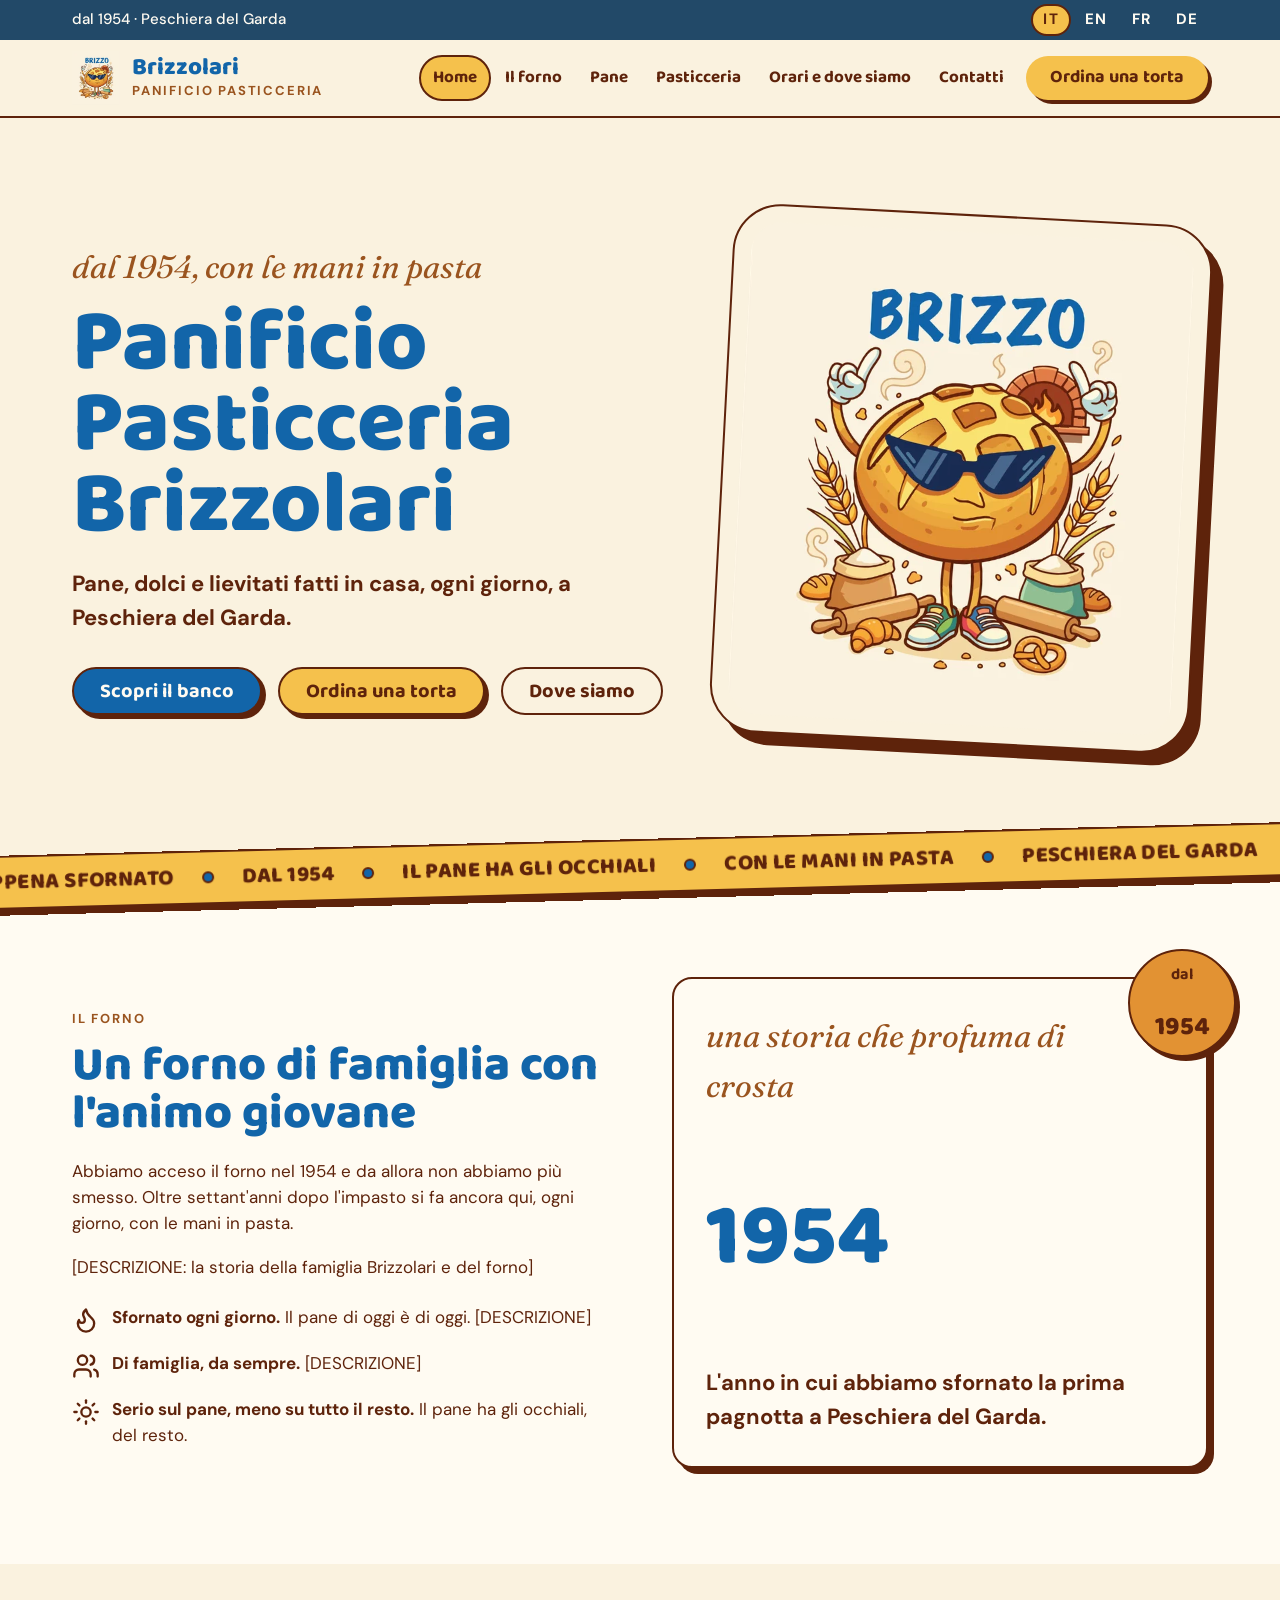
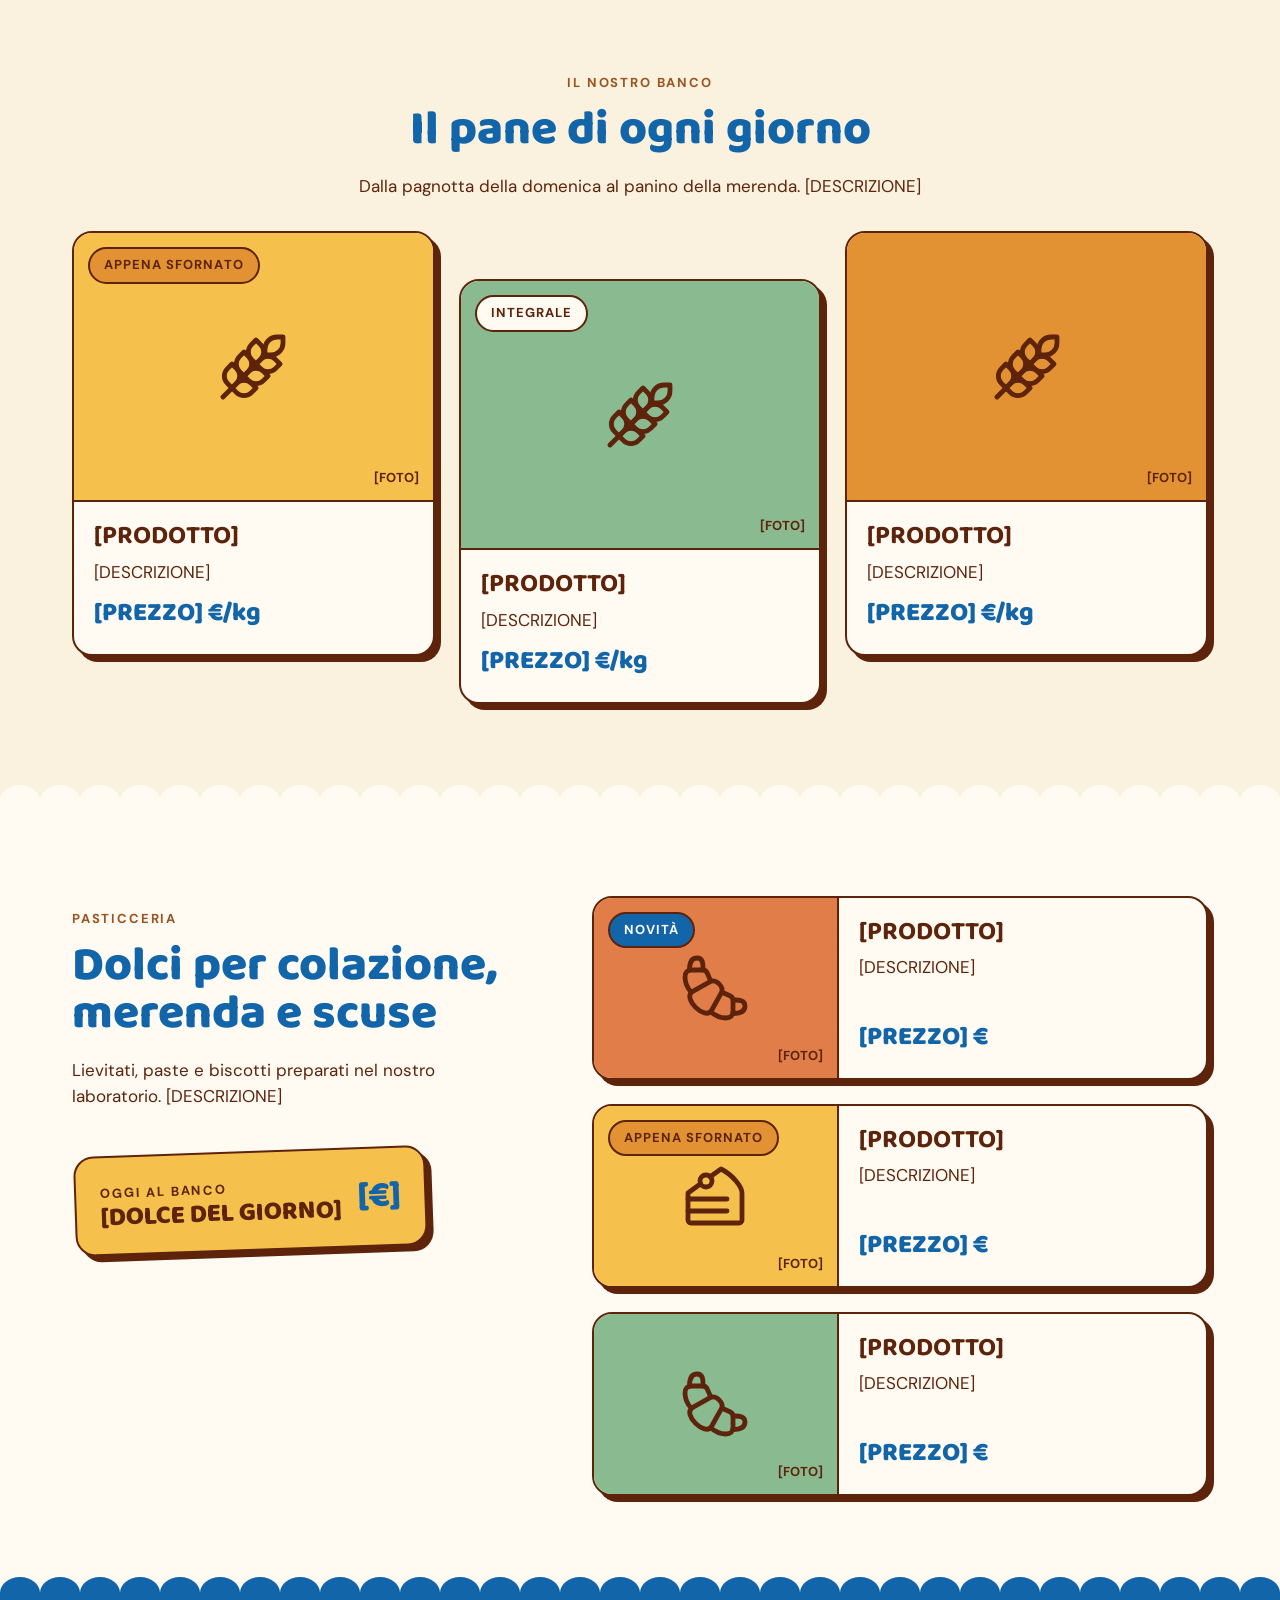
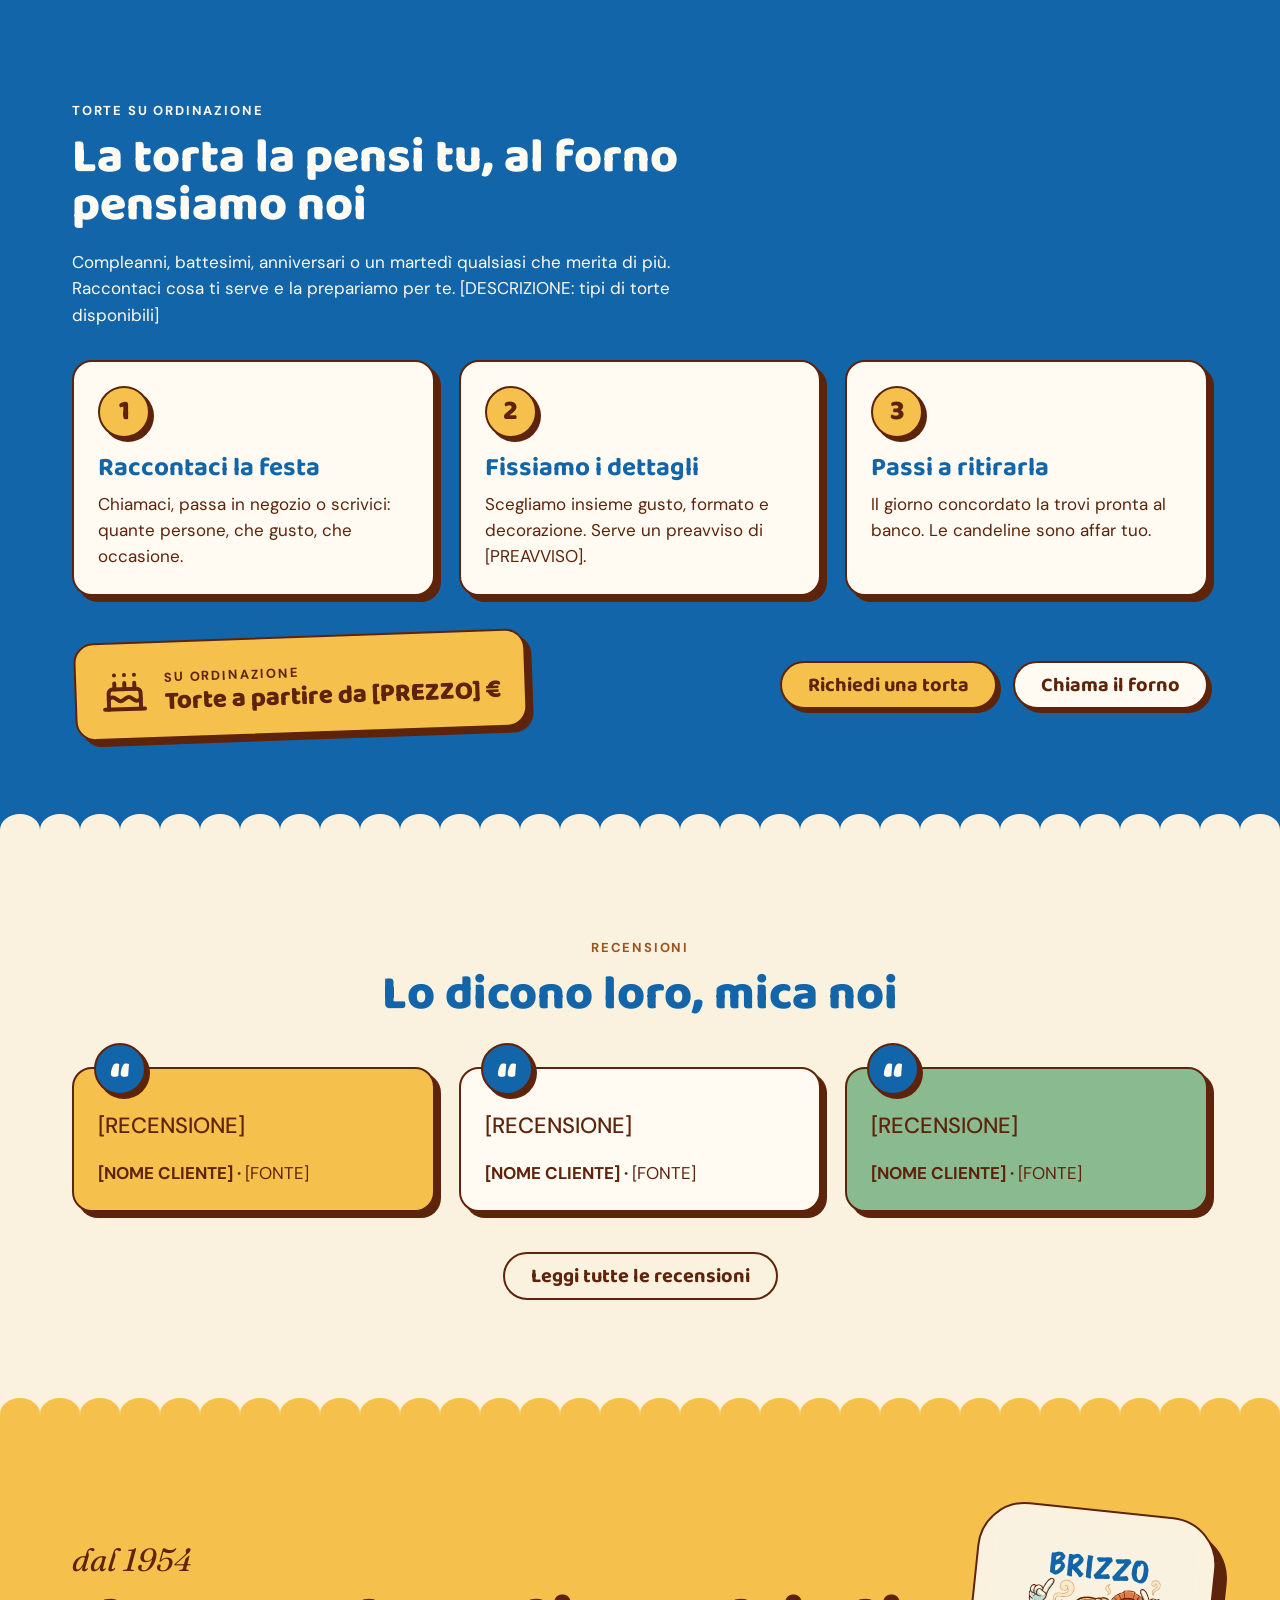
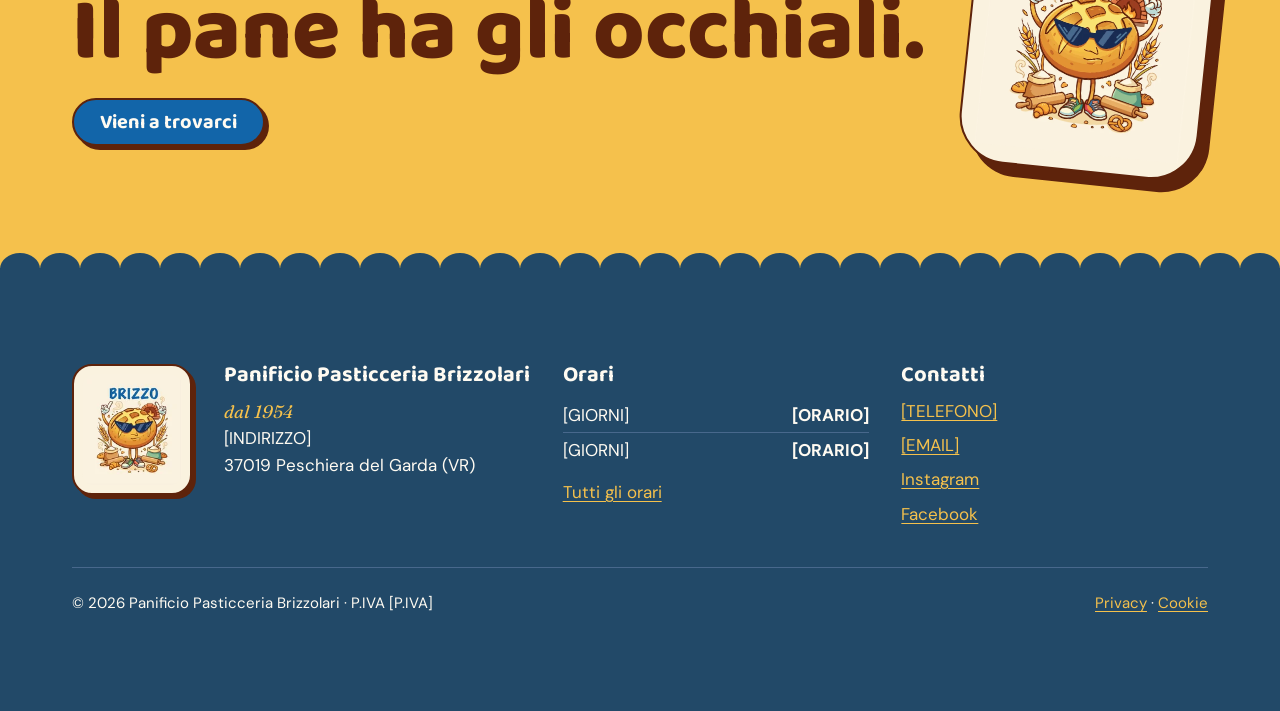
<file: index.html>
<!doctype html>
<html lang="it">
<head>
<meta charset="utf-8">
<meta name="viewport" content="width=device-width, initial-scale=1">
<title>Panificio Pasticceria Brizzolari · Peschiera del Garda, dal 1954</title>
<meta name="description" content="Pane, dolci e torte su ordinazione fatti in casa ogni giorno a Peschiera del Garda. Il forno di famiglia Brizzolari, dal 1954.">
<link rel="canonical" href="https://brizzolari.pressart.work/">
<link rel="alternate" hreflang="it" href="https://brizzolari.pressart.work/">
<link rel="alternate" hreflang="en" href="https://brizzolari.pressart.work/en/">
<link rel="alternate" hreflang="fr" href="https://brizzolari.pressart.work/fr/">
<link rel="alternate" hreflang="de" href="https://brizzolari.pressart.work/de/">
<link rel="alternate" hreflang="x-default" href="https://brizzolari.pressart.work/">
<meta name="theme-color" content="#FAF2DF">
<meta property="og:title" content="Panificio Pasticceria Brizzolari · Peschiera del Garda, dal 1954">
<meta property="og:description" content="Pane, dolci e torte su ordinazione fatti in casa ogni giorno a Peschiera del Garda. Il forno di famiglia Brizzolari, dal 1954.">
<meta property="og:type" content="website">
<meta property="og:locale" content="it_IT">
<meta property="og:image" content="https://brizzolari.pressart.work/assets/brizzo-logo-640.png">
<link rel="icon" type="image/png" sizes="48x48" href="/assets/favicon-48.png">
<link rel="icon" type="image/png" sizes="512x512" href="/assets/favicon-512.png">
<link rel="apple-touch-icon" href="/assets/apple-touch-icon.png">
<link rel="preconnect" href="https://fonts.googleapis.com">
<link rel="preconnect" href="https://fonts.gstatic.com" crossorigin>
<link href="https://fonts.googleapis.com/css2?family=Baloo+2:wght@600;700;800&family=Fraunces:ital,opsz,wght@0,9..144,500;1,9..144,400;1,9..144,600&family=DM+Sans:opsz,wght@9..40,400;9..40,500;9..40,700&display=swap" rel="stylesheet">
<script>document.documentElement.classList.add("js")</script>
<link rel="stylesheet" href="/tokens.css">
<link rel="stylesheet" href="/css/sito.css">
<script src="/js/sito.js" defer></script>
</head>
<body>
<a class="salta" href="#contenuto">Vai al contenuto</a>

<div class="barra-alta">
  <div class="contenitore barra-alta__riga">
    <p>dal 1954<span class="solo-largo"> · Peschiera del Garda</span></p>
    <nav aria-label="Lingua"><ul class="lingue"><li><a href="/" hreflang="it" lang="it" aria-label="Italiano" aria-current="true">IT</a></li><li><a href="/en/" hreflang="en" lang="en" aria-label="English">EN</a></li><li><a href="/fr/" hreflang="fr" lang="fr" aria-label="Français">FR</a></li><li><a href="/de/" hreflang="de" lang="de" aria-label="Deutsch">DE</a></li></ul></nav>
  </div>
</div>

<header class="testata">
  <div class="contenitore testata__barra">
    <a class="marchio" href="/">
      <picture><source srcset="/assets/brizzo-logo-160.webp" type="image/webp"><img src="/assets/brizzo-logo-160.png" width="160" height="178" alt=""></picture>
      <span><span class="marchio__nome">Brizzolari</span><span class="marchio__sotto">Panificio Pasticceria</span></span>
    </a>
    <button class="menu-toggle" type="button" aria-expanded="false" aria-controls="nav-principale">
      <svg class="icona" viewBox="0 0 24 24" aria-hidden="true" focusable="false"><path d="M4 6h16"/><path d="M4 12h16"/><path d="M4 18h16"/></svg><span>Menu</span>
    </button>
    <nav class="nav" id="nav-principale" aria-label="Principale">
      <ul>
        <li><a href="/" aria-current="page">Home</a></li>
        <li><a href="/#forno">Il forno</a></li>
        <li><a href="/#pane">Pane</a></li>
        <li><a href="/#pasticceria">Pasticceria</a></li>
        <li><a href="/orari">Orari e dove siamo</a></li>
        <li><a href="/contatti">Contatti</a></li>
        <li><a class="btn btn--oro" href="/contatti?tipo=torta#modulo">Ordina una torta</a></li>
      </ul>
    </nav>
  </div>
</header>

<main id="contenuto">

<!-- HERO -->
<section class="sezione">
  <div class="contenitore hero">
    <div class="hero__testo">
      <p class="accento">dal 1954, con le mani in pasta</p>
      <h1 class="display">Panificio<br>Pasticceria<br>Brizzolari</h1>
      <p class="sottotitolo">Pane, dolci e lievitati fatti in casa, ogni giorno, a Peschiera del Garda.</p>
      <div class="riga">
        <a class="btn btn--primario" href="#pane">Scopri il banco</a>
        <a class="btn btn--oro" href="/contatti?tipo=torta#modulo">Ordina una torta</a>
        <a class="btn btn--contorno" href="/orari">Dove siamo</a>
      </div>
    </div>
    <div class="hero__scena">
      <div class="logo-riquadro hero__logo">
        <picture><source srcset="/assets/brizzo-logo-640.webp" type="image/webp"><img src="/assets/brizzo-logo-640.png" width="640" height="711" alt="Brizzo, la pagnotta con gli occhiali da sole, logo del Panificio Brizzolari" fetchpriority="high"></picture>
      </div>
      <span class="vapore vapore--1" aria-hidden="true"></span><span class="vapore vapore--2" aria-hidden="true"></span><span class="vapore vapore--3" aria-hidden="true"></span>
    </div>
  </div>
</section>

<!-- NASTRO -->
<div class="nastro" aria-hidden="true">
  <div class="nastro__binario">
    <span>Appena sfornato</span><span>Dal 1954</span><span>Il pane ha gli occhiali</span><span>Con le mani in pasta</span><span>Peschiera del Garda</span><span>Torte su ordinazione</span>
    <span>Appena sfornato</span><span>Dal 1954</span><span>Il pane ha gli occhiali</span><span>Con le mani in pasta</span><span>Peschiera del Garda</span><span>Torte su ordinazione</span>
  </div>
</div>

<!-- IL FORNO -->
<section class="sezione sezione--farina" id="forno" aria-labelledby="titolo-forno">
  <div class="contenitore due-colonne">
    <div data-rivela>
      <p class="occhiello">Il forno</p>
      <h2 id="titolo-forno">Un forno di famiglia con l'animo giovane</h2>
      <p>Abbiamo acceso il forno nel 1954 e da allora non abbiamo più smesso. Oltre settant'anni dopo l'impasto si fa ancora qui, ogni giorno, con le mani in pasta.</p>
      <p>[DESCRIZIONE: la storia della famiglia Brizzolari e del forno]</p>
      <ul class="valori">
        <li><svg class="icona" viewBox="0 0 24 24" aria-hidden="true" focusable="false"><path d="M8.5 14.5A2.5 2.5 0 0 0 11 12c0-1.38-.5-2-1-3-1.072-2.143-.224-4.054 2-6 .5 2.5 2 4.9 4 6.5 2 1.6 3 3.5 3 5.5a7 7 0 1 1-14 0c0-1.153.433-2.294 1-3a2.5 2.5 0 0 0 2.5 2.5z"/></svg><span><strong>Sfornato ogni giorno.</strong> Il pane di oggi è di oggi. [DESCRIZIONE]</span></li>
        <li><svg class="icona" viewBox="0 0 24 24" aria-hidden="true" focusable="false"><path d="M16 21v-2a4 4 0 0 0-4-4H6a4 4 0 0 0-4 4v2"/><circle cx="9" cy="7" r="4"/><path d="M22 21v-2a4 4 0 0 0-3-3.87"/><path d="M16 3.13a4 4 0 0 1 0 7.75"/></svg><span><strong>Di famiglia, da sempre.</strong> [DESCRIZIONE]</span></li>
        <li><svg class="icona" viewBox="0 0 24 24" aria-hidden="true" focusable="false"><circle cx="12" cy="12" r="4"/><path d="M12 2v2"/><path d="M12 20v2"/><path d="m4.93 4.93 1.41 1.41"/><path d="m17.66 17.66 1.41 1.41"/><path d="M2 12h2"/><path d="M20 12h2"/><path d="m6.34 17.66-1.41 1.41"/><path d="m19.07 4.93-1.41 1.41"/></svg><span><strong>Serio sul pane, meno su tutto il resto.</strong> Il pane ha gli occhiali, del resto.</span></li>
      </ul>
    </div>
    <div class="forno-scena" data-rivela style="--ritardo:120ms">
      <div class="card forno-box">
        <p class="accento">una storia che profuma di crosta</p>
        <p class="forno-numero" data-conta="1954">1954</p>
        <p class="sottotitolo" style="margin:var(--s-3) 0 0">L'anno in cui abbiamo sfornato la prima pagnotta a Peschiera del Garda.</p>
      </div>
      <span class="bollino" aria-hidden="true">dal<br><strong>1954</strong></span>
    </div>
  </div>
</section>

<!-- PANE -->
<section class="sezione" id="pane" aria-labelledby="titolo-pane">
  <div class="contenitore">
    <div class="intro intro--centro" data-rivela>
      <p class="occhiello">Il nostro banco</p>
      <h2 id="titolo-pane">Il pane di ogni giorno</h2>
      <p>Dalla pagnotta della domenica al panino della merenda. [DESCRIZIONE]</p>
    </div>
    <div class="griglia griglia--sfalsata">
      <article class="card card-prodotto " data-rivela>
        <div class="card-prodotto__media" style="background:var(--oro)">
          <span class="tag tag--crosta">Appena sfornato</span>
          <svg class="icona" viewBox="0 0 24 24" aria-hidden="true" focusable="false"><path d="M2 22 16 8"/><path d="M3.47 12.53 5 11l1.53 1.53a3.5 3.5 0 0 1 0 4.94L5 19l-1.53-1.53a3.5 3.5 0 0 1 0-4.94Z"/><path d="M7.47 8.53 9 7l1.53 1.53a3.5 3.5 0 0 1 0 4.94L9 15l-1.53-1.53a3.5 3.5 0 0 1 0-4.94Z"/><path d="M11.47 4.53 13 3l1.53 1.53a3.5 3.5 0 0 1 0 4.94L13 11l-1.53-1.53a3.5 3.5 0 0 1 0-4.94Z"/><path d="M20 2h2v2a4 4 0 0 1-4 4h-2V6a4 4 0 0 1 4-4Z"/><path d="M11.47 17.47 13 19l-1.53 1.53a3.5 3.5 0 0 1-4.94 0L5 19l1.53-1.53a3.5 3.5 0 0 1 4.94 0Z"/><path d="M15.47 13.47 17 15l-1.53 1.53a3.5 3.5 0 0 1-4.94 0L9 15l1.53-1.53a3.5 3.5 0 0 1 4.94 0Z"/><path d="M19.47 9.47 21 11l-1.53 1.53a3.5 3.5 0 0 1-4.94 0L13 11l1.53-1.53a3.5 3.5 0 0 1 4.94 0Z"/></svg>
          <span class="media-nota">[FOTO]</span>
        </div>
        <div class="card-prodotto__corpo">
          <h3 class="card-prodotto__nome">[PRODOTTO]</h3>
          <p style="margin:0">[DESCRIZIONE]</p>
          <span class="card-prodotto__prezzo">[PREZZO] €/kg</span>
        </div>
      </article>
      <article class="card card-prodotto " data-rivela>
        <div class="card-prodotto__media" style="background:var(--salvia)">
          <span class="tag ">Integrale</span>
          <svg class="icona" viewBox="0 0 24 24" aria-hidden="true" focusable="false"><path d="M2 22 16 8"/><path d="M3.47 12.53 5 11l1.53 1.53a3.5 3.5 0 0 1 0 4.94L5 19l-1.53-1.53a3.5 3.5 0 0 1 0-4.94Z"/><path d="M7.47 8.53 9 7l1.53 1.53a3.5 3.5 0 0 1 0 4.94L9 15l-1.53-1.53a3.5 3.5 0 0 1 0-4.94Z"/><path d="M11.47 4.53 13 3l1.53 1.53a3.5 3.5 0 0 1 0 4.94L13 11l-1.53-1.53a3.5 3.5 0 0 1 0-4.94Z"/><path d="M20 2h2v2a4 4 0 0 1-4 4h-2V6a4 4 0 0 1 4-4Z"/><path d="M11.47 17.47 13 19l-1.53 1.53a3.5 3.5 0 0 1-4.94 0L5 19l1.53-1.53a3.5 3.5 0 0 1 4.94 0Z"/><path d="M15.47 13.47 17 15l-1.53 1.53a3.5 3.5 0 0 1-4.94 0L9 15l1.53-1.53a3.5 3.5 0 0 1 4.94 0Z"/><path d="M19.47 9.47 21 11l-1.53 1.53a3.5 3.5 0 0 1-4.94 0L13 11l1.53-1.53a3.5 3.5 0 0 1 4.94 0Z"/></svg>
          <span class="media-nota">[FOTO]</span>
        </div>
        <div class="card-prodotto__corpo">
          <h3 class="card-prodotto__nome">[PRODOTTO]</h3>
          <p style="margin:0">[DESCRIZIONE]</p>
          <span class="card-prodotto__prezzo">[PREZZO] €/kg</span>
        </div>
      </article>
      <article class="card card-prodotto " data-rivela>
        <div class="card-prodotto__media" style="background:var(--crosta)">
          <svg class="icona" viewBox="0 0 24 24" aria-hidden="true" focusable="false"><path d="M2 22 16 8"/><path d="M3.47 12.53 5 11l1.53 1.53a3.5 3.5 0 0 1 0 4.94L5 19l-1.53-1.53a3.5 3.5 0 0 1 0-4.94Z"/><path d="M7.47 8.53 9 7l1.53 1.53a3.5 3.5 0 0 1 0 4.94L9 15l-1.53-1.53a3.5 3.5 0 0 1 0-4.94Z"/><path d="M11.47 4.53 13 3l1.53 1.53a3.5 3.5 0 0 1 0 4.94L13 11l-1.53-1.53a3.5 3.5 0 0 1 0-4.94Z"/><path d="M20 2h2v2a4 4 0 0 1-4 4h-2V6a4 4 0 0 1 4-4Z"/><path d="M11.47 17.47 13 19l-1.53 1.53a3.5 3.5 0 0 1-4.94 0L5 19l1.53-1.53a3.5 3.5 0 0 1 4.94 0Z"/><path d="M15.47 13.47 17 15l-1.53 1.53a3.5 3.5 0 0 1-4.94 0L9 15l1.53-1.53a3.5 3.5 0 0 1 4.94 0Z"/><path d="M19.47 9.47 21 11l-1.53 1.53a3.5 3.5 0 0 1-4.94 0L13 11l1.53-1.53a3.5 3.5 0 0 1 4.94 0Z"/></svg>
          <span class="media-nota">[FOTO]</span>
        </div>
        <div class="card-prodotto__corpo">
          <h3 class="card-prodotto__nome">[PRODOTTO]</h3>
          <p style="margin:0">[DESCRIZIONE]</p>
          <span class="card-prodotto__prezzo">[PREZZO] €/kg</span>
        </div>
      </article>
    </div>
  </div>
</section>

<!-- PASTICCERIA -->
<section class="sezione sezione--farina bordo-onda" id="pasticceria" aria-labelledby="titolo-pasticceria">
  <div class="contenitore vetrina">
    <div class="vetrina__testo" data-rivela>
      <p class="occhiello">Pasticceria</p>
      <h2 id="titolo-pasticceria">Dolci per colazione, merenda e scuse</h2>
      <p>Lievitati, paste e biscotti preparati nel nostro laboratorio. [DESCRIZIONE]</p>
      <div class="cartellino cartellino--oscilla">
        <div>
          <span class="occhiello" style="color:var(--bruno)">Oggi al banco</span>
          <div class="cartellino__titolo">[DOLCE DEL GIORNO]</div>
        </div>
        <span class="cartellino__prezzo">[€]</span>
      </div>
    </div>
    <div class="vetrina__lista">
      <article class="card card-prodotto card-prodotto--orizzontale" data-rivela>
        <div class="card-prodotto__media" style="background:var(--mattone)">
          <span class="tag tag--blu">Novità</span>
          <svg class="icona" viewBox="0 0 24 24" aria-hidden="true" focusable="false"><path d="m4.6 13.11 5.79-3.21c1.89-1.05 4.79 1.78 3.71 3.71l-3.22 5.81C8.8 23.16.79 15.23 4.6 13.11Z"/><path d="m10.5 9.5-1-2.29C9.2 6.48 8.8 6 8 6H4.5C2.79 6 2 6.5 2 8.5a7.71 7.71 0 0 0 2 4.83"/><path d="M8 6c0-1.55.24-4-2-4-2 0-2.5 2.17-2.5 4"/><path d="m14.5 13.5 2.29 1c.73.3 1.21.7 1.21 1.5v3.5c0 1.71-.5 2.5-2.5 2.5a7.71 7.71 0 0 1-4.83-2"/><path d="M18 16c1.55 0 4-.24 4 2 0 2-2.17 2.5-4 2.5"/></svg>
          <span class="media-nota">[FOTO]</span>
        </div>
        <div class="card-prodotto__corpo">
          <h3 class="card-prodotto__nome">[PRODOTTO]</h3>
          <p style="margin:0">[DESCRIZIONE]</p>
          <span class="card-prodotto__prezzo">[PREZZO] €</span>
        </div>
      </article>
      <article class="card card-prodotto card-prodotto--orizzontale" data-rivela>
        <div class="card-prodotto__media" style="background:var(--oro)">
          <span class="tag tag--crosta">Appena sfornato</span>
          <svg class="icona" viewBox="0 0 24 24" aria-hidden="true" focusable="false"><circle cx="9" cy="7" r="2"/><path d="M7.2 7.9 3 11v9c0 .6.4 1 1 1h16c.6 0 1-.4 1-1v-9c0-2-3-6-7-8l-3.6 2.6"/><path d="M16 13H3"/><path d="M16 17H3"/></svg>
          <span class="media-nota">[FOTO]</span>
        </div>
        <div class="card-prodotto__corpo">
          <h3 class="card-prodotto__nome">[PRODOTTO]</h3>
          <p style="margin:0">[DESCRIZIONE]</p>
          <span class="card-prodotto__prezzo">[PREZZO] €</span>
        </div>
      </article>
      <article class="card card-prodotto card-prodotto--orizzontale" data-rivela>
        <div class="card-prodotto__media" style="background:var(--salvia)">
          <svg class="icona" viewBox="0 0 24 24" aria-hidden="true" focusable="false"><path d="m4.6 13.11 5.79-3.21c1.89-1.05 4.79 1.78 3.71 3.71l-3.22 5.81C8.8 23.16.79 15.23 4.6 13.11Z"/><path d="m10.5 9.5-1-2.29C9.2 6.48 8.8 6 8 6H4.5C2.79 6 2 6.5 2 8.5a7.71 7.71 0 0 0 2 4.83"/><path d="M8 6c0-1.55.24-4-2-4-2 0-2.5 2.17-2.5 4"/><path d="m14.5 13.5 2.29 1c.73.3 1.21.7 1.21 1.5v3.5c0 1.71-.5 2.5-2.5 2.5a7.71 7.71 0 0 1-4.83-2"/><path d="M18 16c1.55 0 4-.24 4 2 0 2-2.17 2.5-4 2.5"/></svg>
          <span class="media-nota">[FOTO]</span>
        </div>
        <div class="card-prodotto__corpo">
          <h3 class="card-prodotto__nome">[PRODOTTO]</h3>
          <p style="margin:0">[DESCRIZIONE]</p>
          <span class="card-prodotto__prezzo">[PREZZO] €</span>
        </div>
      </article>
    </div>
  </div>
</section>

<!-- TORTE SU ORDINAZIONE -->
<section class="sezione sezione--blu bordo-onda torte" id="torte" aria-labelledby="titolo-torte">
  <div class="contenitore">
    <div class="intro" data-rivela>
      <p class="occhiello">Torte su ordinazione</p>
      <h2 id="titolo-torte">La torta la pensi tu, al forno pensiamo noi</h2>
      <p>Compleanni, battesimi, anniversari o un martedì qualsiasi che merita di più. Raccontaci cosa ti serve e la prepariamo per te. [DESCRIZIONE: tipi di torte disponibili]</p>
    </div>
    <ol class="passi">
      <li class="card passo" data-rivela>
        <h3>Raccontaci la festa</h3>
        <p>Chiamaci, passa in negozio o scrivici: quante persone, che gusto, che occasione.</p>
      </li>
      <li class="card passo" data-rivela style="--ritardo:120ms">
        <h3>Fissiamo i dettagli</h3>
        <p>Scegliamo insieme gusto, formato e decorazione. Serve un preavviso di [PREAVVISO].</p>
      </li>
      <li class="card passo" data-rivela style="--ritardo:240ms">
        <h3>Passi a ritirarla</h3>
        <p>Il giorno concordato la trovi pronta al banco. Le candeline sono affar tuo.</p>
      </li>
    </ol>
    <div class="torte-cta" data-rivela>
      <div class="cartellino cartellino--oscilla">
        <svg class="icona" viewBox="0 0 24 24" aria-hidden="true" focusable="false"><path d="M20 21v-8a2 2 0 0 0-2-2H6a2 2 0 0 0-2 2v8"/><path d="M4 16s.5-1 2-1 2.5 2 4 2 2.5-2 4-2 2.5 2 4 2 2-1 2-1"/><path d="M2 21h20"/><path d="M7 8v3"/><path d="M12 8v3"/><path d="M17 8v3"/><path d="M7 4h.01"/><path d="M12 4h.01"/><path d="M17 4h.01"/></svg>
        <div>
          <span class="occhiello" style="color:var(--bruno)">Su ordinazione</span>
          <div class="cartellino__titolo">Torte a partire da [PREZZO] €</div>
        </div>
      </div>
      <div class="riga">
        <a class="btn btn--oro" href="/contatti?tipo=torta#modulo">Richiedi una torta</a>
        <a class="btn btn--chiaro" href="tel:[TELEFONO]">Chiama il forno</a>
      </div>
    </div>
  </div>
</section>

<!-- RECENSIONI -->
<section class="sezione bordo-onda recensioni" id="recensioni" aria-labelledby="titolo-recensioni">
  <div class="contenitore">
    <div class="intro intro--centro" data-rivela>
      <p class="occhiello">Recensioni</p>
      <h2 id="titolo-recensioni">Lo dicono loro, mica noi</h2>
    </div>
    <div class="griglia griglia--biglietti">
      <figure class="card recensione" style="background:var(--oro)" data-rivela>
        <span class="recensione__virgolette" aria-hidden="true">“</span>
        <blockquote><p style="margin:0">[RECENSIONE]</p></blockquote>
        <figcaption>[NOME CLIENTE] · <span style="font-weight:400">[FONTE]</span></figcaption>
      </figure>
      <figure class="card recensione" style="--ritardo:120ms" data-rivela>
        <span class="recensione__virgolette" aria-hidden="true">“</span>
        <blockquote><p style="margin:0">[RECENSIONE]</p></blockquote>
        <figcaption>[NOME CLIENTE] · <span style="font-weight:400">[FONTE]</span></figcaption>
      </figure>
      <figure class="card recensione" style="background:var(--salvia); --ritardo:240ms" data-rivela>
        <span class="recensione__virgolette" aria-hidden="true">“</span>
        <blockquote><p style="margin:0">[RECENSIONE]</p></blockquote>
        <figcaption>[NOME CLIENTE] · <span style="font-weight:400">[FONTE]</span></figcaption>
      </figure>
    </div>
    <p style="margin-top:var(--s-10); text-align:center"><a class="btn btn--contorno" href="[LINK RECENSIONI GOOGLE]">Leggi tutte le recensioni</a></p>
  </div>
</section>

<!-- FASCIA FINALE -->
<section class="sezione fascia bordo-onda">
  <div class="contenitore fascia__griglia">
    <div data-rivela>
      <p class="accento">dal 1954</p>
      <h2 class="display">Il pane ha gli occhiali.</h2>
      <a class="btn btn--primario" href="/orari">Vieni a trovarci</a>
    </div>
    <div class="fascia__brizzo logo-riquadro" aria-hidden="true">
      <picture><source srcset="/assets/brizzo-logo-640.webp" type="image/webp"><img src="/assets/brizzo-logo-640.png" width="640" height="711" alt="" loading="lazy"></picture>
    </div>
  </div>
</section>
</main>

<footer class="footer sezione bordo-onda">
  <div class="contenitore">
    <div class="footer__griglia">
      <div class="logo-riquadro">
        <picture><source srcset="/assets/brizzo-logo-160.webp" type="image/webp"><img src="/assets/brizzo-logo-160.png" width="160" height="178" alt="Brizzo, la pagnotta con gli occhiali da sole, logo del Panificio Brizzolari"></picture>
      </div>
      <div>
        <h2>Panificio Pasticceria Brizzolari</h2>
        <p class="accento">dal 1954</p>
        <address class="indirizzo">[INDIRIZZO]<br>37019 Peschiera del Garda (VR)</address>
      </div>
      <div>
        <h2>Orari</h2>
        <div class="card-orari__riga"><span>[GIORNI]</span><span>[ORARIO]</span></div>
        <div class="card-orari__riga"><span>[GIORNI]</span><span>[ORARIO]</span></div>
        <p style="margin-top:var(--s-3)"><a href="/orari">Tutti gli orari</a></p>
      </div>
      <div>
        <h2>Contatti</h2>
        <ul>
          <li><a href="tel:[TELEFONO]">[TELEFONO]</a></li>
          <li><a href="mailto:[EMAIL]">[EMAIL]</a></li>
          <li><a href="[LINK INSTAGRAM]">Instagram</a></li>
          <li><a href="[LINK FACEBOOK]">Facebook</a></li>
        </ul>
      </div>
    </div>
    <div class="footer__fondo">
      <p>© <span data-anno>2026</span> Panificio Pasticceria Brizzolari · P.IVA [P.IVA]</p>
      <p><a href="[LINK PRIVACY]">Privacy</a> · <a href="[LINK COOKIE]">Cookie</a></p>
    </div>
  </div>
</footer>

</body>
</html>
</file>
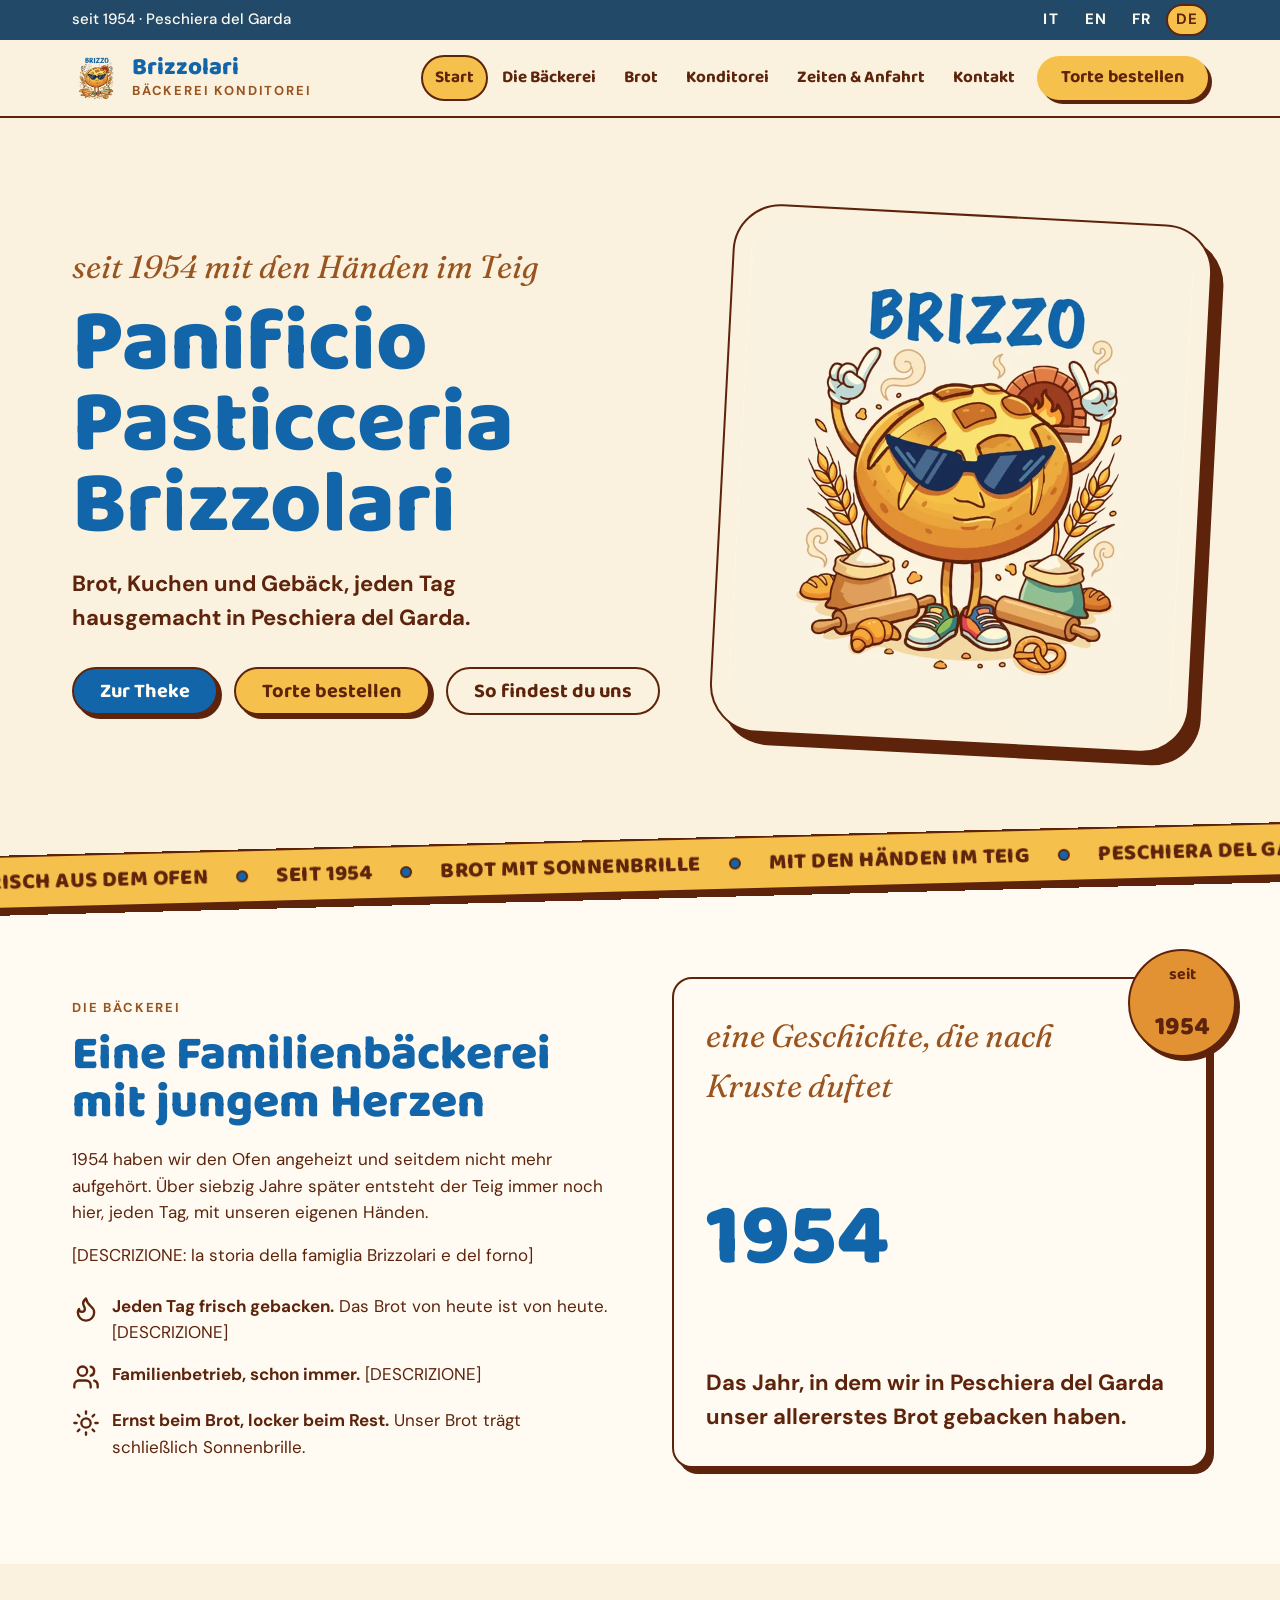
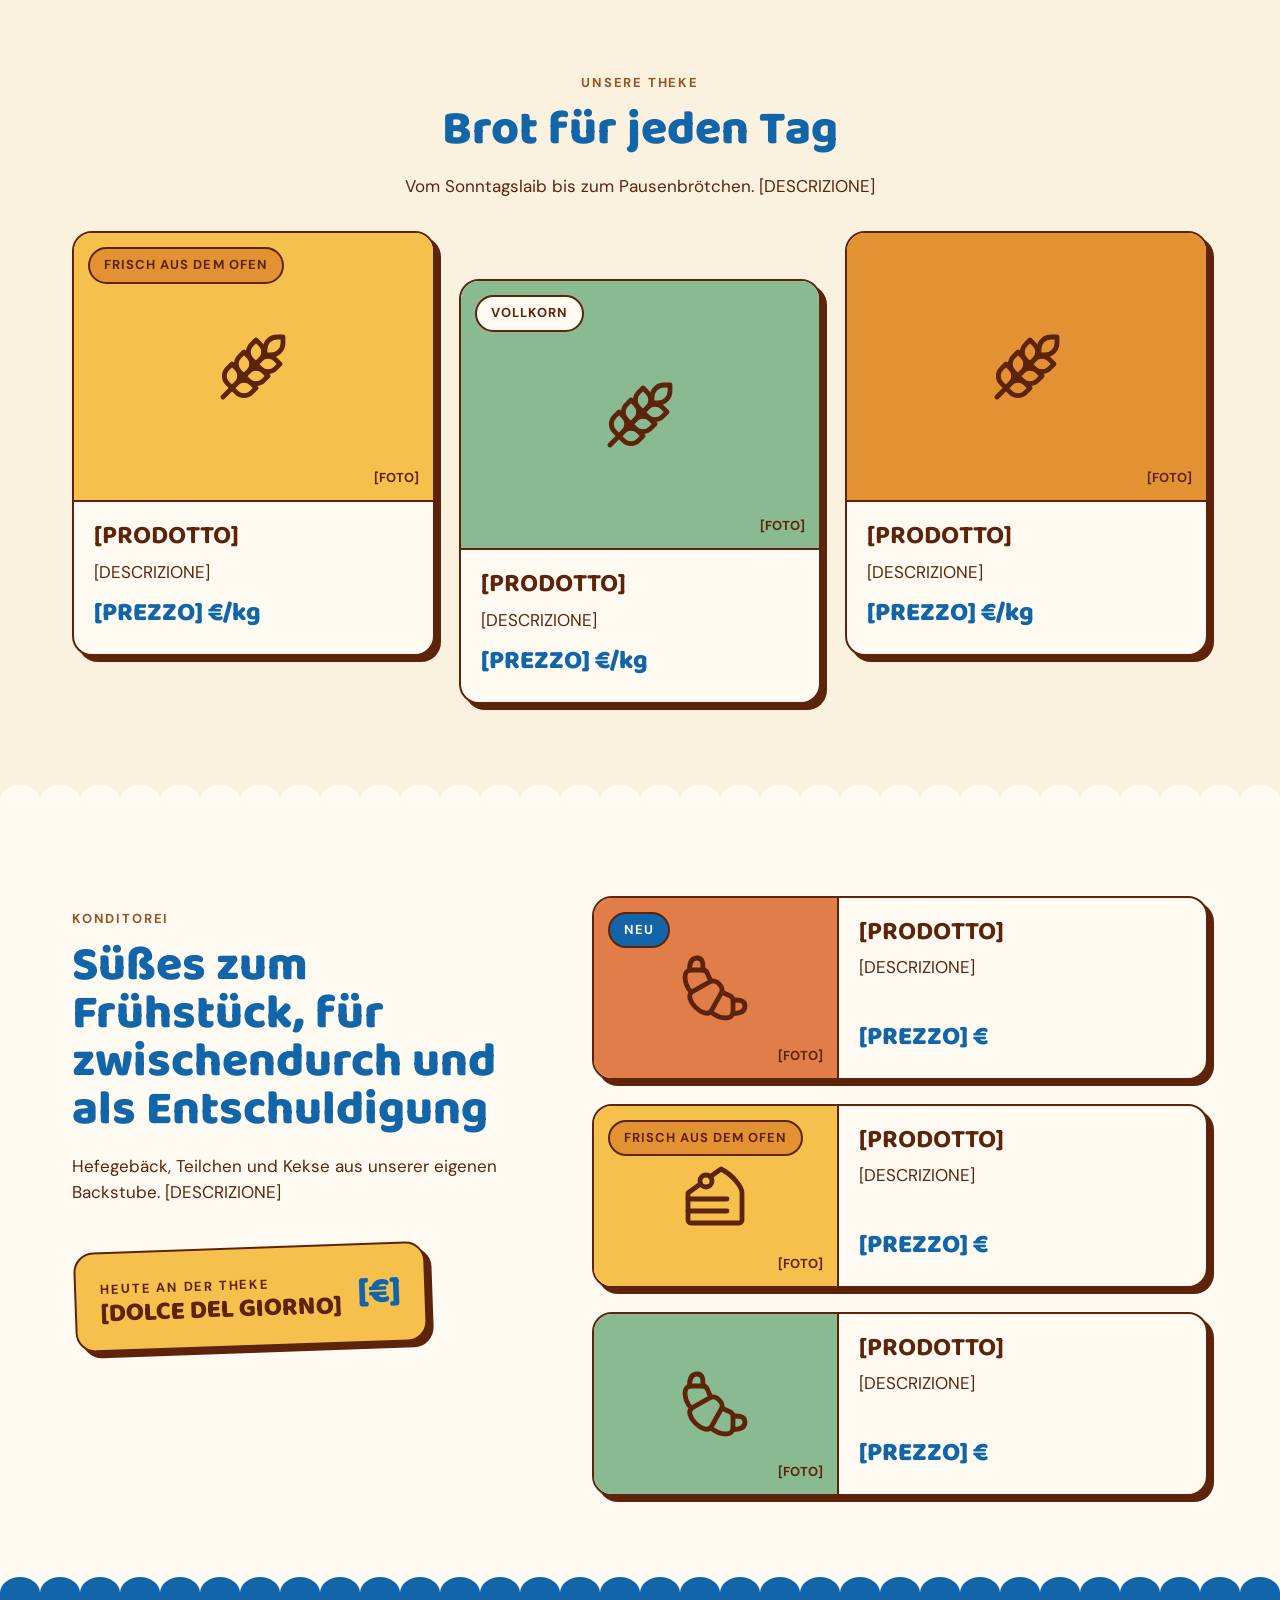
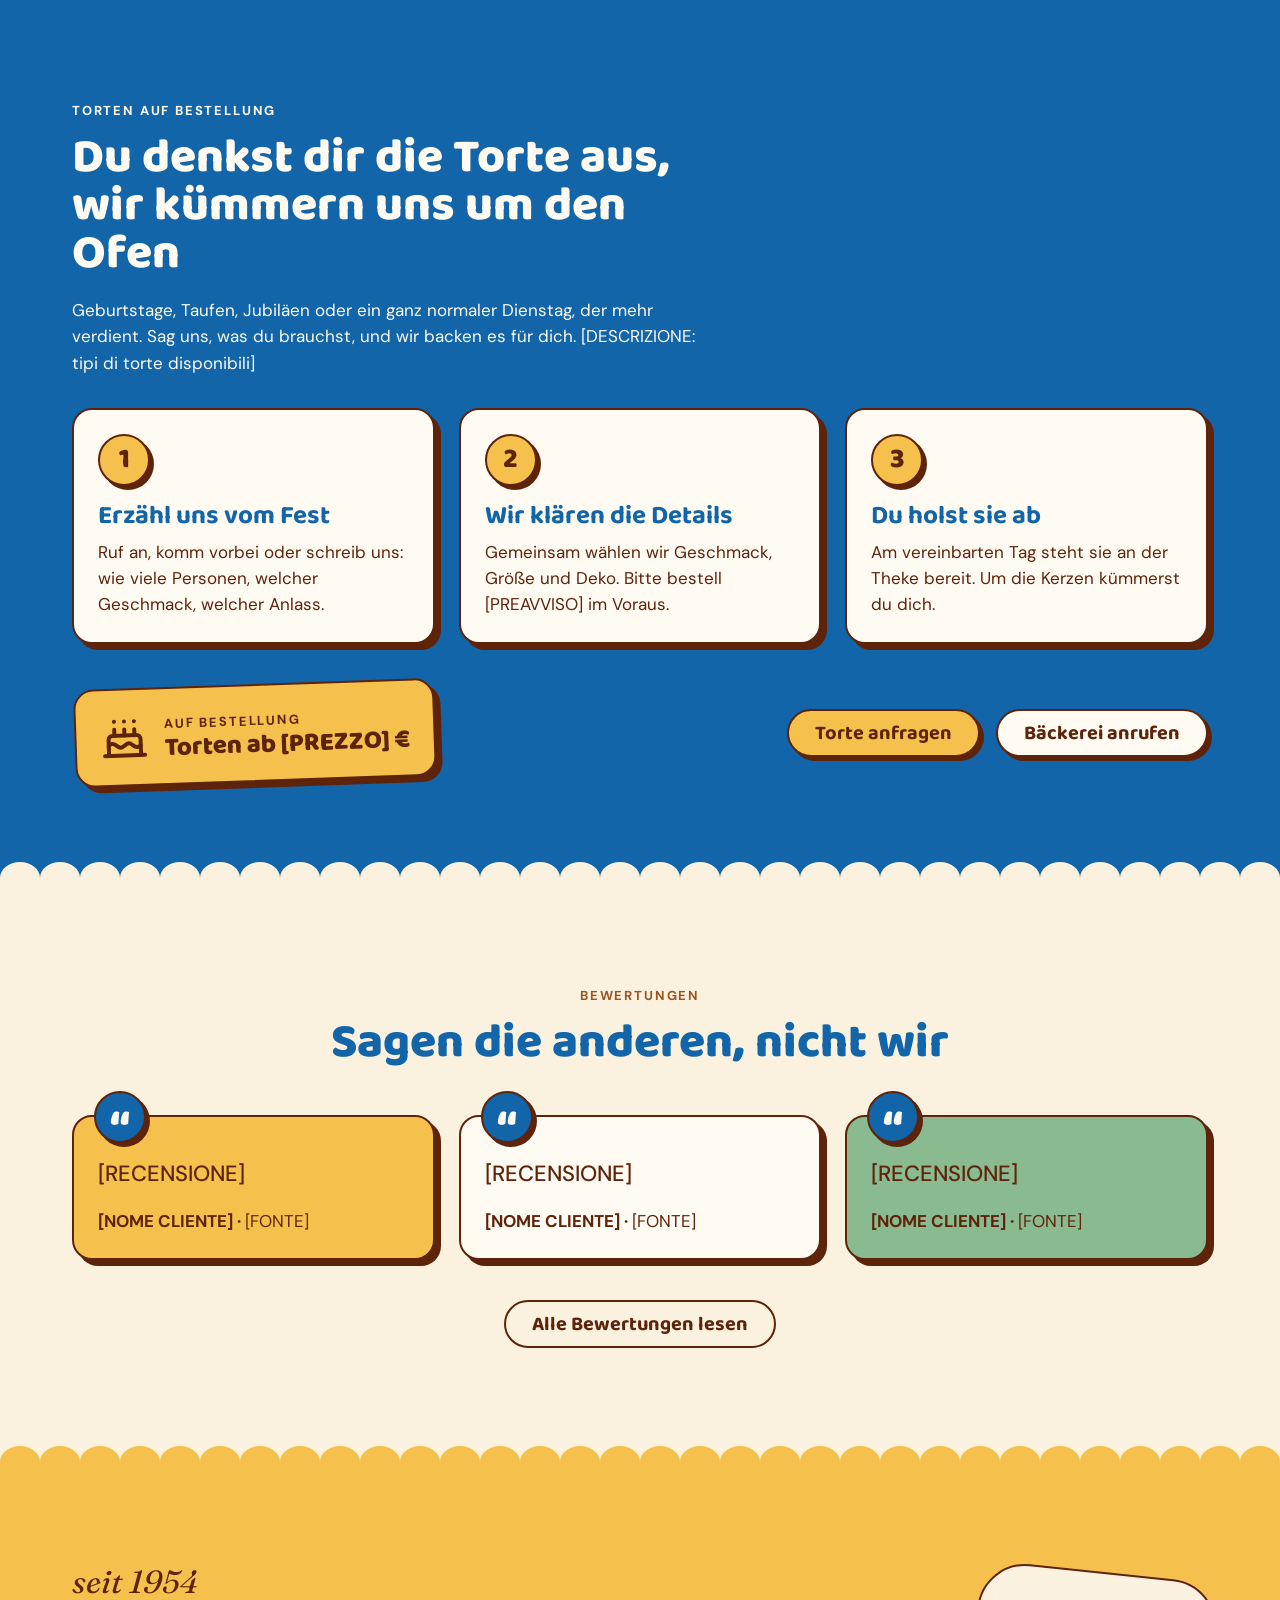
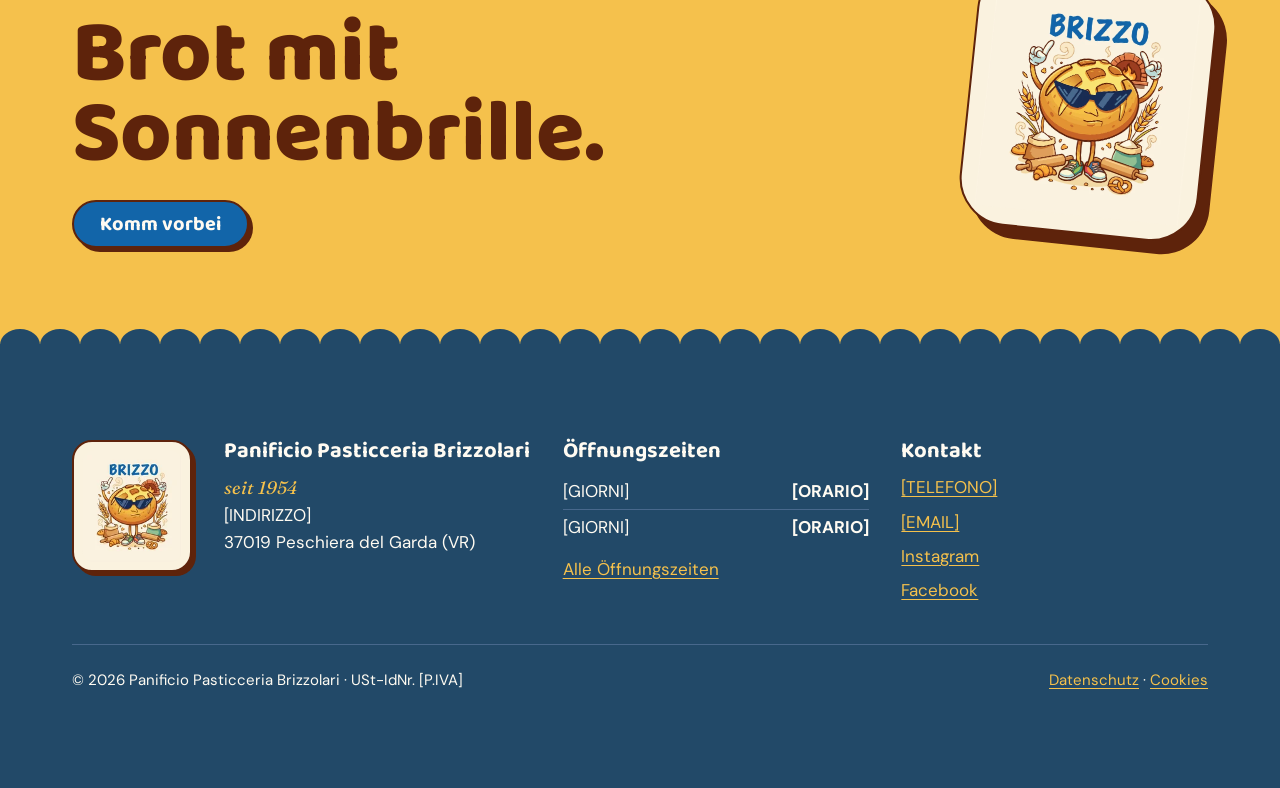
<file: de/index.html>
<!doctype html>
<html lang="de">
<head>
<meta charset="utf-8">
<meta name="viewport" content="width=device-width, initial-scale=1">
<title>Panificio Pasticceria Brizzolari · Bäckerei in Peschiera del Garda seit 1954</title>
<meta name="description" content="Brot, Gebäck und Torten auf Bestellung, jeden Tag hausgemacht in Peschiera del Garda. Die Familienbäckerei Brizzolari, seit 1954.">
<link rel="canonical" href="https://brizzolari.pressart.work/de/">
<link rel="alternate" hreflang="it" href="https://brizzolari.pressart.work/">
<link rel="alternate" hreflang="en" href="https://brizzolari.pressart.work/en/">
<link rel="alternate" hreflang="fr" href="https://brizzolari.pressart.work/fr/">
<link rel="alternate" hreflang="de" href="https://brizzolari.pressart.work/de/">
<link rel="alternate" hreflang="x-default" href="https://brizzolari.pressart.work/">
<meta name="theme-color" content="#FAF2DF">
<meta property="og:title" content="Panificio Pasticceria Brizzolari · Bäckerei in Peschiera del Garda seit 1954">
<meta property="og:description" content="Brot, Gebäck und Torten auf Bestellung, jeden Tag hausgemacht in Peschiera del Garda. Die Familienbäckerei Brizzolari, seit 1954.">
<meta property="og:type" content="website">
<meta property="og:locale" content="de_DE">
<meta property="og:image" content="https://brizzolari.pressart.work/assets/brizzo-logo-640.png">
<link rel="icon" type="image/png" sizes="48x48" href="/assets/favicon-48.png">
<link rel="icon" type="image/png" sizes="512x512" href="/assets/favicon-512.png">
<link rel="apple-touch-icon" href="/assets/apple-touch-icon.png">
<link rel="preconnect" href="https://fonts.googleapis.com">
<link rel="preconnect" href="https://fonts.gstatic.com" crossorigin>
<link href="https://fonts.googleapis.com/css2?family=Baloo+2:wght@600;700;800&family=Fraunces:ital,opsz,wght@0,9..144,500;1,9..144,400;1,9..144,600&family=DM+Sans:opsz,wght@9..40,400;9..40,500;9..40,700&display=swap" rel="stylesheet">
<script>document.documentElement.classList.add("js")</script>
<link rel="stylesheet" href="/tokens.css">
<link rel="stylesheet" href="/css/sito.css">
<script src="/js/sito.js" defer></script>
</head>
<body>
<a class="salta" href="#contenuto">Zum Inhalt springen</a>

<div class="barra-alta">
  <div class="contenitore barra-alta__riga">
    <p>seit 1954<span class="solo-largo"> · Peschiera del Garda</span></p>
    <nav aria-label="Sprache"><ul class="lingue"><li><a href="/" hreflang="it" lang="it" aria-label="Italiano">IT</a></li><li><a href="/en/" hreflang="en" lang="en" aria-label="English">EN</a></li><li><a href="/fr/" hreflang="fr" lang="fr" aria-label="Français">FR</a></li><li><a href="/de/" hreflang="de" lang="de" aria-label="Deutsch" aria-current="true">DE</a></li></ul></nav>
  </div>
</div>

<header class="testata">
  <div class="contenitore testata__barra">
    <a class="marchio" href="/de/">
      <picture><source srcset="/assets/brizzo-logo-160.webp" type="image/webp"><img src="/assets/brizzo-logo-160.png" width="160" height="178" alt=""></picture>
      <span><span class="marchio__nome">Brizzolari</span><span class="marchio__sotto">Bäckerei Konditorei</span></span>
    </a>
    <button class="menu-toggle" type="button" aria-expanded="false" aria-controls="nav-principale">
      <svg class="icona" viewBox="0 0 24 24" aria-hidden="true" focusable="false"><path d="M4 6h16"/><path d="M4 12h16"/><path d="M4 18h16"/></svg><span>Menü</span>
    </button>
    <nav class="nav" id="nav-principale" aria-label="Hauptmenü">
      <ul>
        <li><a href="/de/" aria-current="page">Start</a></li>
        <li><a href="/de/#forno">Die Bäckerei</a></li>
        <li><a href="/de/#pane">Brot</a></li>
        <li><a href="/de/#pasticceria">Konditorei</a></li>
        <li><a href="/de/zeiten">Zeiten & Anfahrt</a></li>
        <li><a href="/de/kontakt">Kontakt</a></li>
        <li><a class="btn btn--oro" href="/de/kontakt?tipo=torta#modulo">Torte bestellen</a></li>
      </ul>
    </nav>
  </div>
</header>

<main id="contenuto">

<!-- HERO -->
<section class="sezione">
  <div class="contenitore hero">
    <div class="hero__testo">
      <p class="accento">seit 1954 mit den Händen im Teig</p>
      <h1 class="display">Panificio<br>Pasticceria<br>Brizzolari</h1>
      <p class="sottotitolo">Brot, Kuchen und Gebäck, jeden Tag hausgemacht in Peschiera del Garda.</p>
      <div class="riga">
        <a class="btn btn--primario" href="#pane">Zur Theke</a>
        <a class="btn btn--oro" href="/de/kontakt?tipo=torta#modulo">Torte bestellen</a>
        <a class="btn btn--contorno" href="/de/zeiten">So findest du uns</a>
      </div>
    </div>
    <div class="hero__scena">
      <div class="logo-riquadro hero__logo">
        <picture><source srcset="/assets/brizzo-logo-640.webp" type="image/webp"><img src="/assets/brizzo-logo-640.png" width="640" height="711" alt="Brizzo, das Brot mit Sonnenbrille, Logo des Panificio Brizzolari" fetchpriority="high"></picture>
      </div>
      <span class="vapore vapore--1" aria-hidden="true"></span><span class="vapore vapore--2" aria-hidden="true"></span><span class="vapore vapore--3" aria-hidden="true"></span>
    </div>
  </div>
</section>

<!-- NASTRO -->
<div class="nastro" aria-hidden="true">
  <div class="nastro__binario">
    <span>Frisch aus dem Ofen</span><span>Seit 1954</span><span>Brot mit Sonnenbrille</span><span>Mit den Händen im Teig</span><span>Peschiera del Garda</span><span>Torten auf Bestellung</span>
    <span>Frisch aus dem Ofen</span><span>Seit 1954</span><span>Brot mit Sonnenbrille</span><span>Mit den Händen im Teig</span><span>Peschiera del Garda</span><span>Torten auf Bestellung</span>
  </div>
</div>

<!-- IL FORNO -->
<section class="sezione sezione--farina" id="forno" aria-labelledby="titolo-forno">
  <div class="contenitore due-colonne">
    <div data-rivela>
      <p class="occhiello">Die Bäckerei</p>
      <h2 id="titolo-forno">Eine Familienbäckerei mit jungem Herzen</h2>
      <p>1954 haben wir den Ofen angeheizt und seitdem nicht mehr aufgehört. Über siebzig Jahre später entsteht der Teig immer noch hier, jeden Tag, mit unseren eigenen Händen.</p>
      <p>[DESCRIZIONE: la storia della famiglia Brizzolari e del forno]</p>
      <ul class="valori">
        <li><svg class="icona" viewBox="0 0 24 24" aria-hidden="true" focusable="false"><path d="M8.5 14.5A2.5 2.5 0 0 0 11 12c0-1.38-.5-2-1-3-1.072-2.143-.224-4.054 2-6 .5 2.5 2 4.9 4 6.5 2 1.6 3 3.5 3 5.5a7 7 0 1 1-14 0c0-1.153.433-2.294 1-3a2.5 2.5 0 0 0 2.5 2.5z"/></svg><span><strong>Jeden Tag frisch gebacken.</strong> Das Brot von heute ist von heute. [DESCRIZIONE]</span></li>
        <li><svg class="icona" viewBox="0 0 24 24" aria-hidden="true" focusable="false"><path d="M16 21v-2a4 4 0 0 0-4-4H6a4 4 0 0 0-4 4v2"/><circle cx="9" cy="7" r="4"/><path d="M22 21v-2a4 4 0 0 0-3-3.87"/><path d="M16 3.13a4 4 0 0 1 0 7.75"/></svg><span><strong>Familienbetrieb, schon immer.</strong> [DESCRIZIONE]</span></li>
        <li><svg class="icona" viewBox="0 0 24 24" aria-hidden="true" focusable="false"><circle cx="12" cy="12" r="4"/><path d="M12 2v2"/><path d="M12 20v2"/><path d="m4.93 4.93 1.41 1.41"/><path d="m17.66 17.66 1.41 1.41"/><path d="M2 12h2"/><path d="M20 12h2"/><path d="m6.34 17.66-1.41 1.41"/><path d="m19.07 4.93-1.41 1.41"/></svg><span><strong>Ernst beim Brot, locker beim Rest.</strong> Unser Brot trägt schließlich Sonnenbrille.</span></li>
      </ul>
    </div>
    <div class="forno-scena" data-rivela style="--ritardo:120ms">
      <div class="card forno-box">
        <p class="accento">eine Geschichte, die nach Kruste duftet</p>
        <p class="forno-numero" data-conta="1954">1954</p>
        <p class="sottotitolo" style="margin:var(--s-3) 0 0">Das Jahr, in dem wir in Peschiera del Garda unser allererstes Brot gebacken haben.</p>
      </div>
      <span class="bollino" aria-hidden="true">seit<br><strong>1954</strong></span>
    </div>
  </div>
</section>

<!-- PANE -->
<section class="sezione" id="pane" aria-labelledby="titolo-pane">
  <div class="contenitore">
    <div class="intro intro--centro" data-rivela>
      <p class="occhiello">Unsere Theke</p>
      <h2 id="titolo-pane">Brot für jeden Tag</h2>
      <p>Vom Sonntagslaib bis zum Pausenbrötchen. [DESCRIZIONE]</p>
    </div>
    <div class="griglia griglia--sfalsata">
      <article class="card card-prodotto " data-rivela>
        <div class="card-prodotto__media" style="background:var(--oro)">
          <span class="tag tag--crosta">Frisch aus dem Ofen</span>
          <svg class="icona" viewBox="0 0 24 24" aria-hidden="true" focusable="false"><path d="M2 22 16 8"/><path d="M3.47 12.53 5 11l1.53 1.53a3.5 3.5 0 0 1 0 4.94L5 19l-1.53-1.53a3.5 3.5 0 0 1 0-4.94Z"/><path d="M7.47 8.53 9 7l1.53 1.53a3.5 3.5 0 0 1 0 4.94L9 15l-1.53-1.53a3.5 3.5 0 0 1 0-4.94Z"/><path d="M11.47 4.53 13 3l1.53 1.53a3.5 3.5 0 0 1 0 4.94L13 11l-1.53-1.53a3.5 3.5 0 0 1 0-4.94Z"/><path d="M20 2h2v2a4 4 0 0 1-4 4h-2V6a4 4 0 0 1 4-4Z"/><path d="M11.47 17.47 13 19l-1.53 1.53a3.5 3.5 0 0 1-4.94 0L5 19l1.53-1.53a3.5 3.5 0 0 1 4.94 0Z"/><path d="M15.47 13.47 17 15l-1.53 1.53a3.5 3.5 0 0 1-4.94 0L9 15l1.53-1.53a3.5 3.5 0 0 1 4.94 0Z"/><path d="M19.47 9.47 21 11l-1.53 1.53a3.5 3.5 0 0 1-4.94 0L13 11l1.53-1.53a3.5 3.5 0 0 1 4.94 0Z"/></svg>
          <span class="media-nota">[FOTO]</span>
        </div>
        <div class="card-prodotto__corpo">
          <h3 class="card-prodotto__nome">[PRODOTTO]</h3>
          <p style="margin:0">[DESCRIZIONE]</p>
          <span class="card-prodotto__prezzo">[PREZZO] €/kg</span>
        </div>
      </article>
      <article class="card card-prodotto " data-rivela>
        <div class="card-prodotto__media" style="background:var(--salvia)">
          <span class="tag ">Vollkorn</span>
          <svg class="icona" viewBox="0 0 24 24" aria-hidden="true" focusable="false"><path d="M2 22 16 8"/><path d="M3.47 12.53 5 11l1.53 1.53a3.5 3.5 0 0 1 0 4.94L5 19l-1.53-1.53a3.5 3.5 0 0 1 0-4.94Z"/><path d="M7.47 8.53 9 7l1.53 1.53a3.5 3.5 0 0 1 0 4.94L9 15l-1.53-1.53a3.5 3.5 0 0 1 0-4.94Z"/><path d="M11.47 4.53 13 3l1.53 1.53a3.5 3.5 0 0 1 0 4.94L13 11l-1.53-1.53a3.5 3.5 0 0 1 0-4.94Z"/><path d="M20 2h2v2a4 4 0 0 1-4 4h-2V6a4 4 0 0 1 4-4Z"/><path d="M11.47 17.47 13 19l-1.53 1.53a3.5 3.5 0 0 1-4.94 0L5 19l1.53-1.53a3.5 3.5 0 0 1 4.94 0Z"/><path d="M15.47 13.47 17 15l-1.53 1.53a3.5 3.5 0 0 1-4.94 0L9 15l1.53-1.53a3.5 3.5 0 0 1 4.94 0Z"/><path d="M19.47 9.47 21 11l-1.53 1.53a3.5 3.5 0 0 1-4.94 0L13 11l1.53-1.53a3.5 3.5 0 0 1 4.94 0Z"/></svg>
          <span class="media-nota">[FOTO]</span>
        </div>
        <div class="card-prodotto__corpo">
          <h3 class="card-prodotto__nome">[PRODOTTO]</h3>
          <p style="margin:0">[DESCRIZIONE]</p>
          <span class="card-prodotto__prezzo">[PREZZO] €/kg</span>
        </div>
      </article>
      <article class="card card-prodotto " data-rivela>
        <div class="card-prodotto__media" style="background:var(--crosta)">
          <svg class="icona" viewBox="0 0 24 24" aria-hidden="true" focusable="false"><path d="M2 22 16 8"/><path d="M3.47 12.53 5 11l1.53 1.53a3.5 3.5 0 0 1 0 4.94L5 19l-1.53-1.53a3.5 3.5 0 0 1 0-4.94Z"/><path d="M7.47 8.53 9 7l1.53 1.53a3.5 3.5 0 0 1 0 4.94L9 15l-1.53-1.53a3.5 3.5 0 0 1 0-4.94Z"/><path d="M11.47 4.53 13 3l1.53 1.53a3.5 3.5 0 0 1 0 4.94L13 11l-1.53-1.53a3.5 3.5 0 0 1 0-4.94Z"/><path d="M20 2h2v2a4 4 0 0 1-4 4h-2V6a4 4 0 0 1 4-4Z"/><path d="M11.47 17.47 13 19l-1.53 1.53a3.5 3.5 0 0 1-4.94 0L5 19l1.53-1.53a3.5 3.5 0 0 1 4.94 0Z"/><path d="M15.47 13.47 17 15l-1.53 1.53a3.5 3.5 0 0 1-4.94 0L9 15l1.53-1.53a3.5 3.5 0 0 1 4.94 0Z"/><path d="M19.47 9.47 21 11l-1.53 1.53a3.5 3.5 0 0 1-4.94 0L13 11l1.53-1.53a3.5 3.5 0 0 1 4.94 0Z"/></svg>
          <span class="media-nota">[FOTO]</span>
        </div>
        <div class="card-prodotto__corpo">
          <h3 class="card-prodotto__nome">[PRODOTTO]</h3>
          <p style="margin:0">[DESCRIZIONE]</p>
          <span class="card-prodotto__prezzo">[PREZZO] €/kg</span>
        </div>
      </article>
    </div>
  </div>
</section>

<!-- PASTICCERIA -->
<section class="sezione sezione--farina bordo-onda" id="pasticceria" aria-labelledby="titolo-pasticceria">
  <div class="contenitore vetrina">
    <div class="vetrina__testo" data-rivela>
      <p class="occhiello">Konditorei</p>
      <h2 id="titolo-pasticceria">Süßes zum Frühstück, für zwischendurch und als Entschuldigung</h2>
      <p>Hefegebäck, Teilchen und Kekse aus unserer eigenen Backstube. [DESCRIZIONE]</p>
      <div class="cartellino cartellino--oscilla">
        <div>
          <span class="occhiello" style="color:var(--bruno)">Heute an der Theke</span>
          <div class="cartellino__titolo">[DOLCE DEL GIORNO]</div>
        </div>
        <span class="cartellino__prezzo">[€]</span>
      </div>
    </div>
    <div class="vetrina__lista">
      <article class="card card-prodotto card-prodotto--orizzontale" data-rivela>
        <div class="card-prodotto__media" style="background:var(--mattone)">
          <span class="tag tag--blu">Neu</span>
          <svg class="icona" viewBox="0 0 24 24" aria-hidden="true" focusable="false"><path d="m4.6 13.11 5.79-3.21c1.89-1.05 4.79 1.78 3.71 3.71l-3.22 5.81C8.8 23.16.79 15.23 4.6 13.11Z"/><path d="m10.5 9.5-1-2.29C9.2 6.48 8.8 6 8 6H4.5C2.79 6 2 6.5 2 8.5a7.71 7.71 0 0 0 2 4.83"/><path d="M8 6c0-1.55.24-4-2-4-2 0-2.5 2.17-2.5 4"/><path d="m14.5 13.5 2.29 1c.73.3 1.21.7 1.21 1.5v3.5c0 1.71-.5 2.5-2.5 2.5a7.71 7.71 0 0 1-4.83-2"/><path d="M18 16c1.55 0 4-.24 4 2 0 2-2.17 2.5-4 2.5"/></svg>
          <span class="media-nota">[FOTO]</span>
        </div>
        <div class="card-prodotto__corpo">
          <h3 class="card-prodotto__nome">[PRODOTTO]</h3>
          <p style="margin:0">[DESCRIZIONE]</p>
          <span class="card-prodotto__prezzo">[PREZZO] €</span>
        </div>
      </article>
      <article class="card card-prodotto card-prodotto--orizzontale" data-rivela>
        <div class="card-prodotto__media" style="background:var(--oro)">
          <span class="tag tag--crosta">Frisch aus dem Ofen</span>
          <svg class="icona" viewBox="0 0 24 24" aria-hidden="true" focusable="false"><circle cx="9" cy="7" r="2"/><path d="M7.2 7.9 3 11v9c0 .6.4 1 1 1h16c.6 0 1-.4 1-1v-9c0-2-3-6-7-8l-3.6 2.6"/><path d="M16 13H3"/><path d="M16 17H3"/></svg>
          <span class="media-nota">[FOTO]</span>
        </div>
        <div class="card-prodotto__corpo">
          <h3 class="card-prodotto__nome">[PRODOTTO]</h3>
          <p style="margin:0">[DESCRIZIONE]</p>
          <span class="card-prodotto__prezzo">[PREZZO] €</span>
        </div>
      </article>
      <article class="card card-prodotto card-prodotto--orizzontale" data-rivela>
        <div class="card-prodotto__media" style="background:var(--salvia)">
          <svg class="icona" viewBox="0 0 24 24" aria-hidden="true" focusable="false"><path d="m4.6 13.11 5.79-3.21c1.89-1.05 4.79 1.78 3.71 3.71l-3.22 5.81C8.8 23.16.79 15.23 4.6 13.11Z"/><path d="m10.5 9.5-1-2.29C9.2 6.48 8.8 6 8 6H4.5C2.79 6 2 6.5 2 8.5a7.71 7.71 0 0 0 2 4.83"/><path d="M8 6c0-1.55.24-4-2-4-2 0-2.5 2.17-2.5 4"/><path d="m14.5 13.5 2.29 1c.73.3 1.21.7 1.21 1.5v3.5c0 1.71-.5 2.5-2.5 2.5a7.71 7.71 0 0 1-4.83-2"/><path d="M18 16c1.55 0 4-.24 4 2 0 2-2.17 2.5-4 2.5"/></svg>
          <span class="media-nota">[FOTO]</span>
        </div>
        <div class="card-prodotto__corpo">
          <h3 class="card-prodotto__nome">[PRODOTTO]</h3>
          <p style="margin:0">[DESCRIZIONE]</p>
          <span class="card-prodotto__prezzo">[PREZZO] €</span>
        </div>
      </article>
    </div>
  </div>
</section>

<!-- TORTE SU ORDINAZIONE -->
<section class="sezione sezione--blu bordo-onda torte" id="torte" aria-labelledby="titolo-torte">
  <div class="contenitore">
    <div class="intro" data-rivela>
      <p class="occhiello">Torten auf Bestellung</p>
      <h2 id="titolo-torte">Du denkst dir die Torte aus, wir kümmern uns um den Ofen</h2>
      <p>Geburtstage, Taufen, Jubiläen oder ein ganz normaler Dienstag, der mehr verdient. Sag uns, was du brauchst, und wir backen es für dich. [DESCRIZIONE: tipi di torte disponibili]</p>
    </div>
    <ol class="passi">
      <li class="card passo" data-rivela>
        <h3>Erzähl uns vom Fest</h3>
        <p>Ruf an, komm vorbei oder schreib uns: wie viele Personen, welcher Geschmack, welcher Anlass.</p>
      </li>
      <li class="card passo" data-rivela style="--ritardo:120ms">
        <h3>Wir klären die Details</h3>
        <p>Gemeinsam wählen wir Geschmack, Größe und Deko. Bitte bestell [PREAVVISO] im Voraus.</p>
      </li>
      <li class="card passo" data-rivela style="--ritardo:240ms">
        <h3>Du holst sie ab</h3>
        <p>Am vereinbarten Tag steht sie an der Theke bereit. Um die Kerzen kümmerst du dich.</p>
      </li>
    </ol>
    <div class="torte-cta" data-rivela>
      <div class="cartellino cartellino--oscilla">
        <svg class="icona" viewBox="0 0 24 24" aria-hidden="true" focusable="false"><path d="M20 21v-8a2 2 0 0 0-2-2H6a2 2 0 0 0-2 2v8"/><path d="M4 16s.5-1 2-1 2.5 2 4 2 2.5-2 4-2 2.5 2 4 2 2-1 2-1"/><path d="M2 21h20"/><path d="M7 8v3"/><path d="M12 8v3"/><path d="M17 8v3"/><path d="M7 4h.01"/><path d="M12 4h.01"/><path d="M17 4h.01"/></svg>
        <div>
          <span class="occhiello" style="color:var(--bruno)">Auf Bestellung</span>
          <div class="cartellino__titolo">Torten ab [PREZZO] €</div>
        </div>
      </div>
      <div class="riga">
        <a class="btn btn--oro" href="/de/kontakt?tipo=torta#modulo">Torte anfragen</a>
        <a class="btn btn--chiaro" href="tel:[TELEFONO]">Bäckerei anrufen</a>
      </div>
    </div>
  </div>
</section>

<!-- RECENSIONI -->
<section class="sezione bordo-onda recensioni" id="recensioni" aria-labelledby="titolo-recensioni">
  <div class="contenitore">
    <div class="intro intro--centro" data-rivela>
      <p class="occhiello">Bewertungen</p>
      <h2 id="titolo-recensioni">Sagen die anderen, nicht wir</h2>
    </div>
    <div class="griglia griglia--biglietti">
      <figure class="card recensione" style="background:var(--oro)" data-rivela>
        <span class="recensione__virgolette" aria-hidden="true">“</span>
        <blockquote><p style="margin:0">[RECENSIONE]</p></blockquote>
        <figcaption>[NOME CLIENTE] · <span style="font-weight:400">[FONTE]</span></figcaption>
      </figure>
      <figure class="card recensione" style="--ritardo:120ms" data-rivela>
        <span class="recensione__virgolette" aria-hidden="true">“</span>
        <blockquote><p style="margin:0">[RECENSIONE]</p></blockquote>
        <figcaption>[NOME CLIENTE] · <span style="font-weight:400">[FONTE]</span></figcaption>
      </figure>
      <figure class="card recensione" style="background:var(--salvia); --ritardo:240ms" data-rivela>
        <span class="recensione__virgolette" aria-hidden="true">“</span>
        <blockquote><p style="margin:0">[RECENSIONE]</p></blockquote>
        <figcaption>[NOME CLIENTE] · <span style="font-weight:400">[FONTE]</span></figcaption>
      </figure>
    </div>
    <p style="margin-top:var(--s-10); text-align:center"><a class="btn btn--contorno" href="[LINK RECENSIONI GOOGLE]">Alle Bewertungen lesen</a></p>
  </div>
</section>

<!-- FASCIA FINALE -->
<section class="sezione fascia bordo-onda">
  <div class="contenitore fascia__griglia">
    <div data-rivela>
      <p class="accento">seit 1954</p>
      <h2 class="display">Brot mit Sonnenbrille.</h2>
      <a class="btn btn--primario" href="/de/zeiten">Komm vorbei</a>
    </div>
    <div class="fascia__brizzo logo-riquadro" aria-hidden="true">
      <picture><source srcset="/assets/brizzo-logo-640.webp" type="image/webp"><img src="/assets/brizzo-logo-640.png" width="640" height="711" alt="" loading="lazy"></picture>
    </div>
  </div>
</section>
</main>

<footer class="footer sezione bordo-onda">
  <div class="contenitore">
    <div class="footer__griglia">
      <div class="logo-riquadro">
        <picture><source srcset="/assets/brizzo-logo-160.webp" type="image/webp"><img src="/assets/brizzo-logo-160.png" width="160" height="178" alt="Brizzo, das Brot mit Sonnenbrille, Logo des Panificio Brizzolari"></picture>
      </div>
      <div>
        <h2>Panificio Pasticceria Brizzolari</h2>
        <p class="accento">seit 1954</p>
        <address class="indirizzo">[INDIRIZZO]<br>37019 Peschiera del Garda (VR)</address>
      </div>
      <div>
        <h2>Öffnungszeiten</h2>
        <div class="card-orari__riga"><span>[GIORNI]</span><span>[ORARIO]</span></div>
        <div class="card-orari__riga"><span>[GIORNI]</span><span>[ORARIO]</span></div>
        <p style="margin-top:var(--s-3)"><a href="/de/zeiten">Alle Öffnungszeiten</a></p>
      </div>
      <div>
        <h2>Kontakt</h2>
        <ul>
          <li><a href="tel:[TELEFONO]">[TELEFONO]</a></li>
          <li><a href="mailto:[EMAIL]">[EMAIL]</a></li>
          <li><a href="[LINK INSTAGRAM]">Instagram</a></li>
          <li><a href="[LINK FACEBOOK]">Facebook</a></li>
        </ul>
      </div>
    </div>
    <div class="footer__fondo">
      <p>© <span data-anno>2026</span> Panificio Pasticceria Brizzolari · USt-IdNr. [P.IVA]</p>
      <p><a href="[LINK PRIVACY]">Datenschutz</a> · <a href="[LINK COOKIE]">Cookies</a></p>
    </div>
  </div>
</footer>

</body>
</html>
</file>
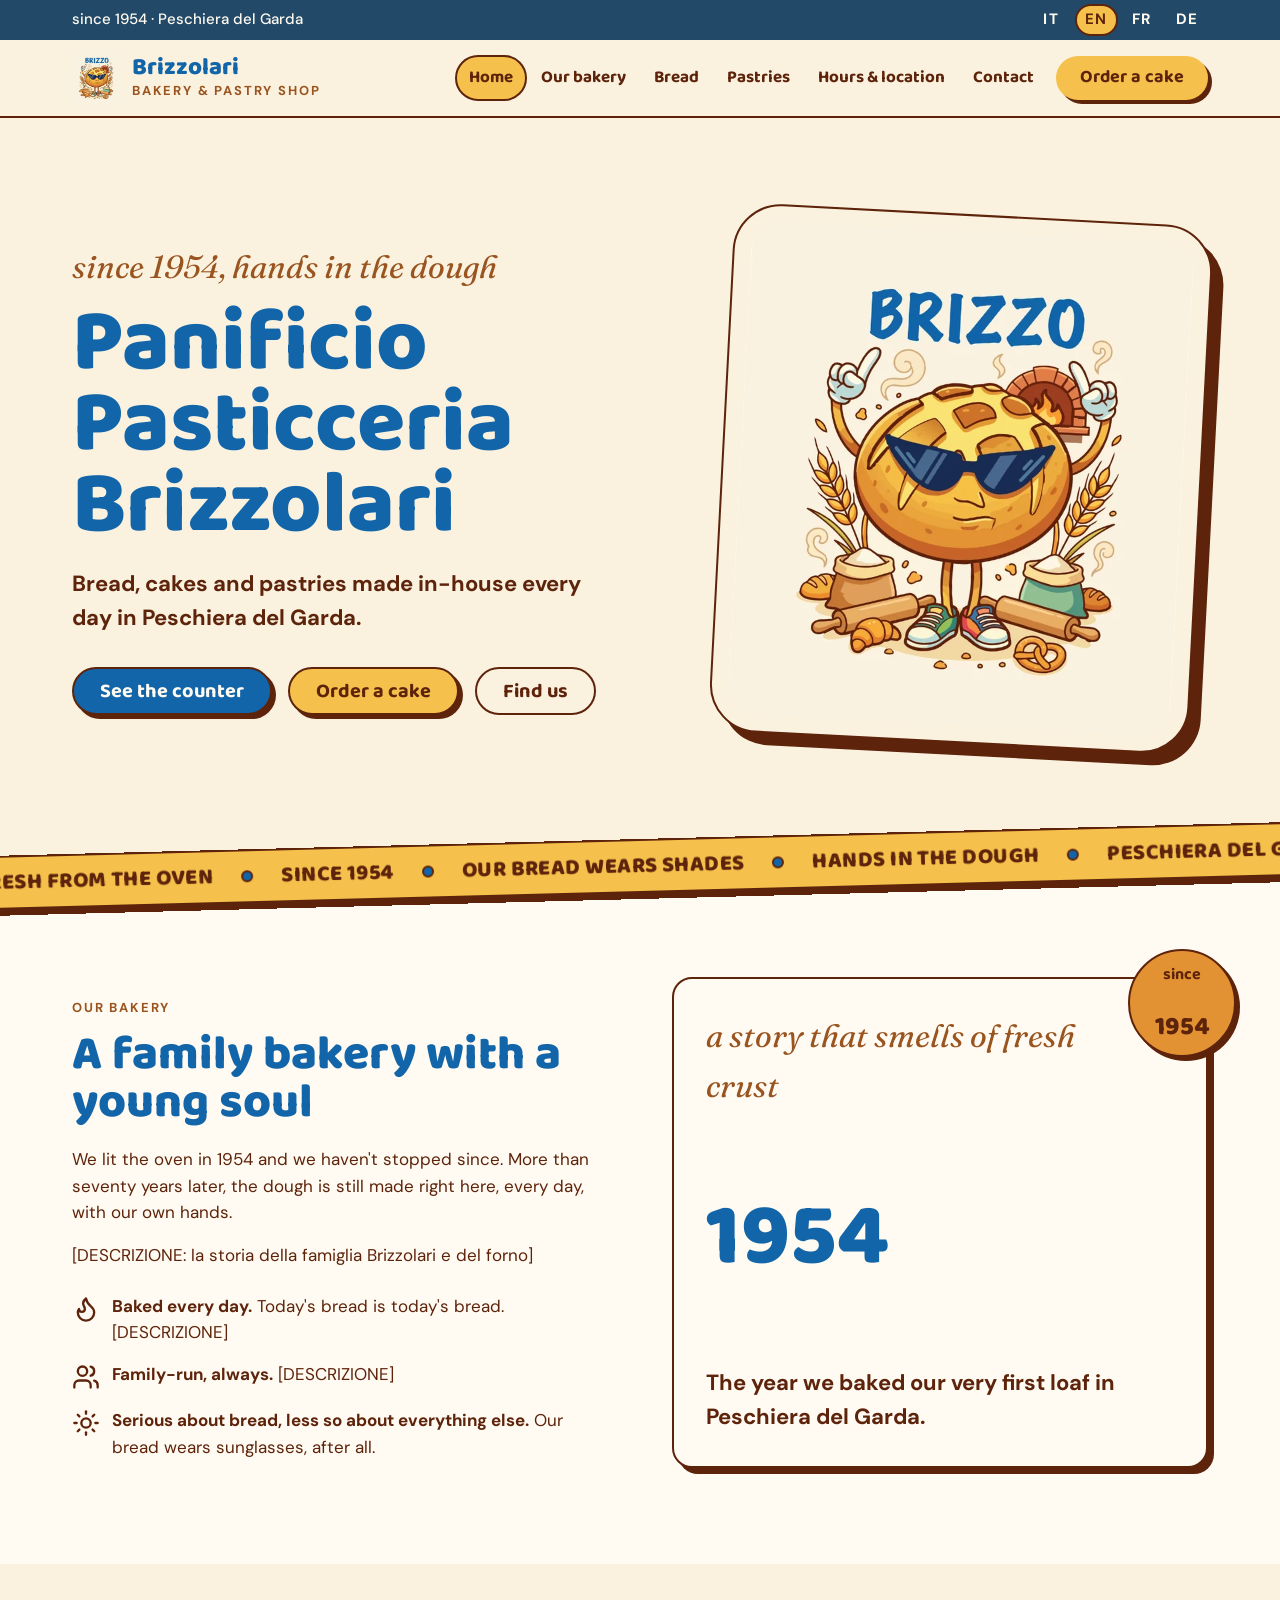
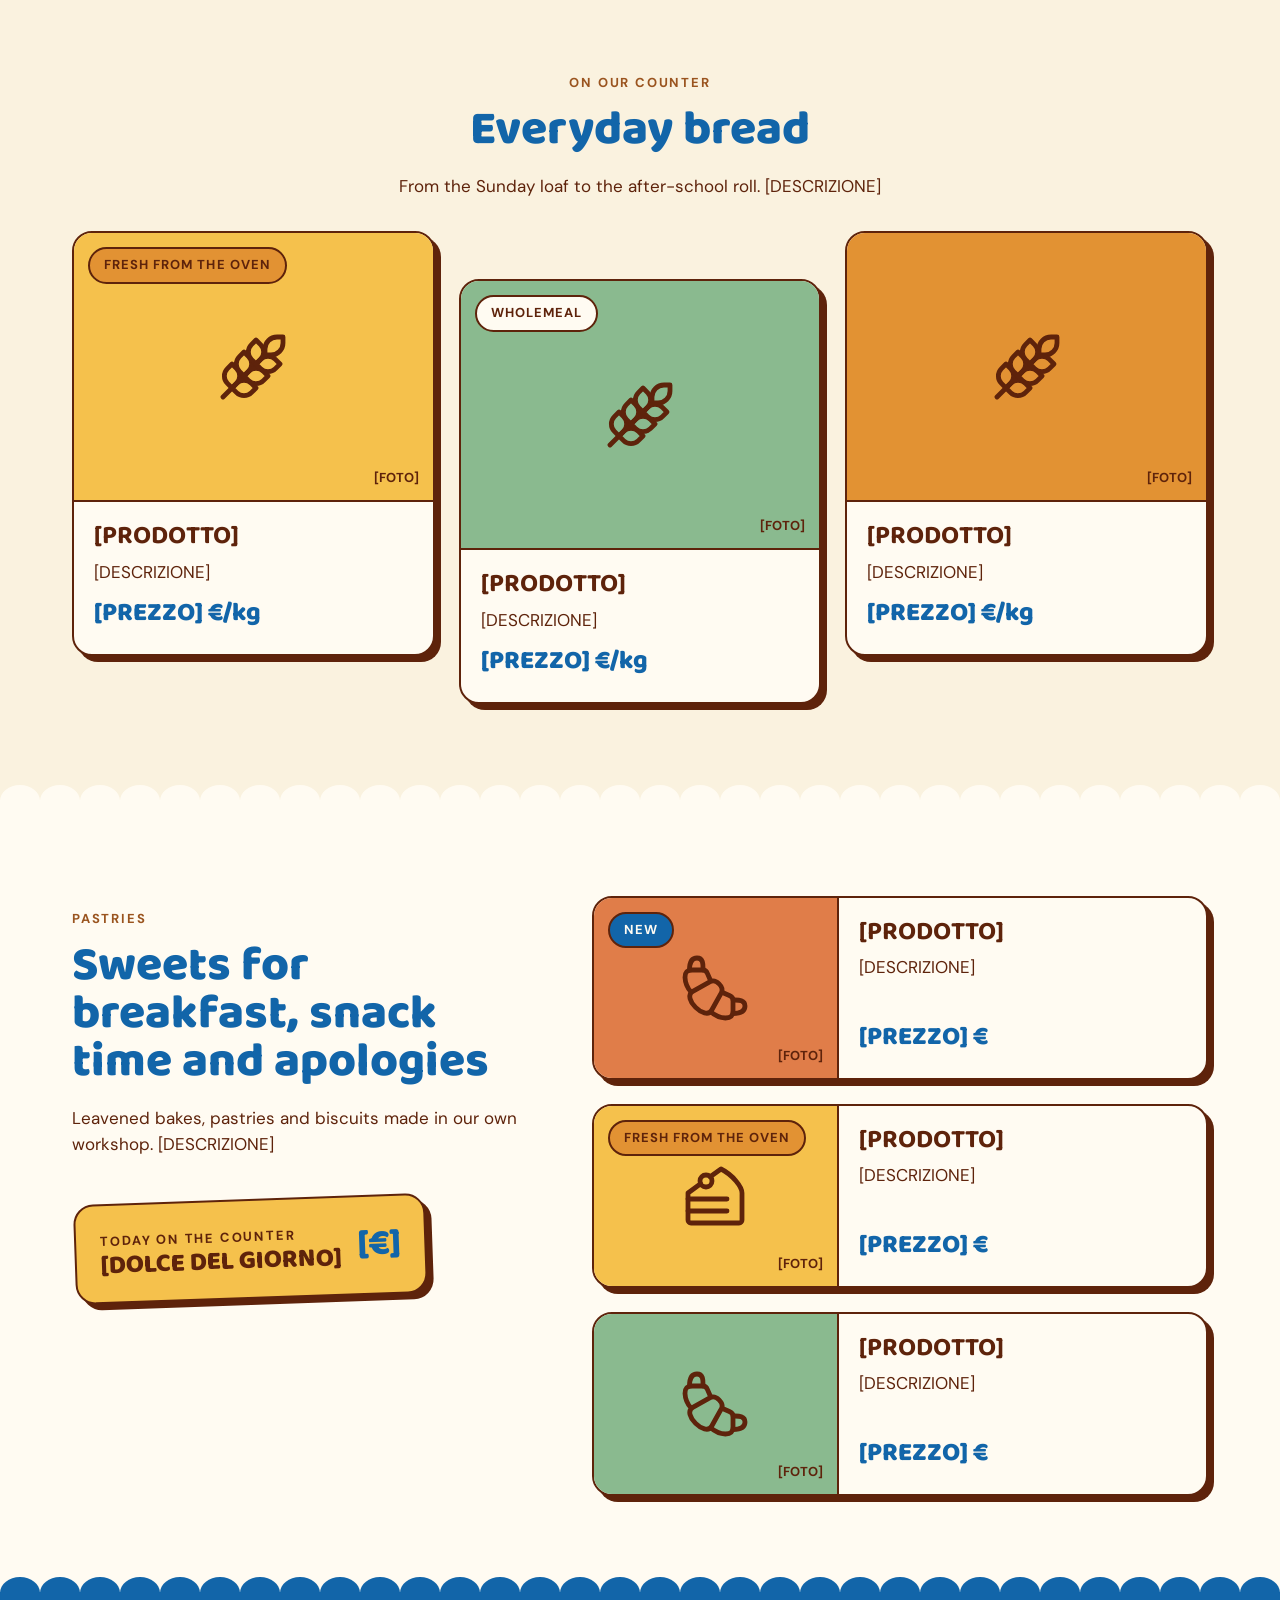
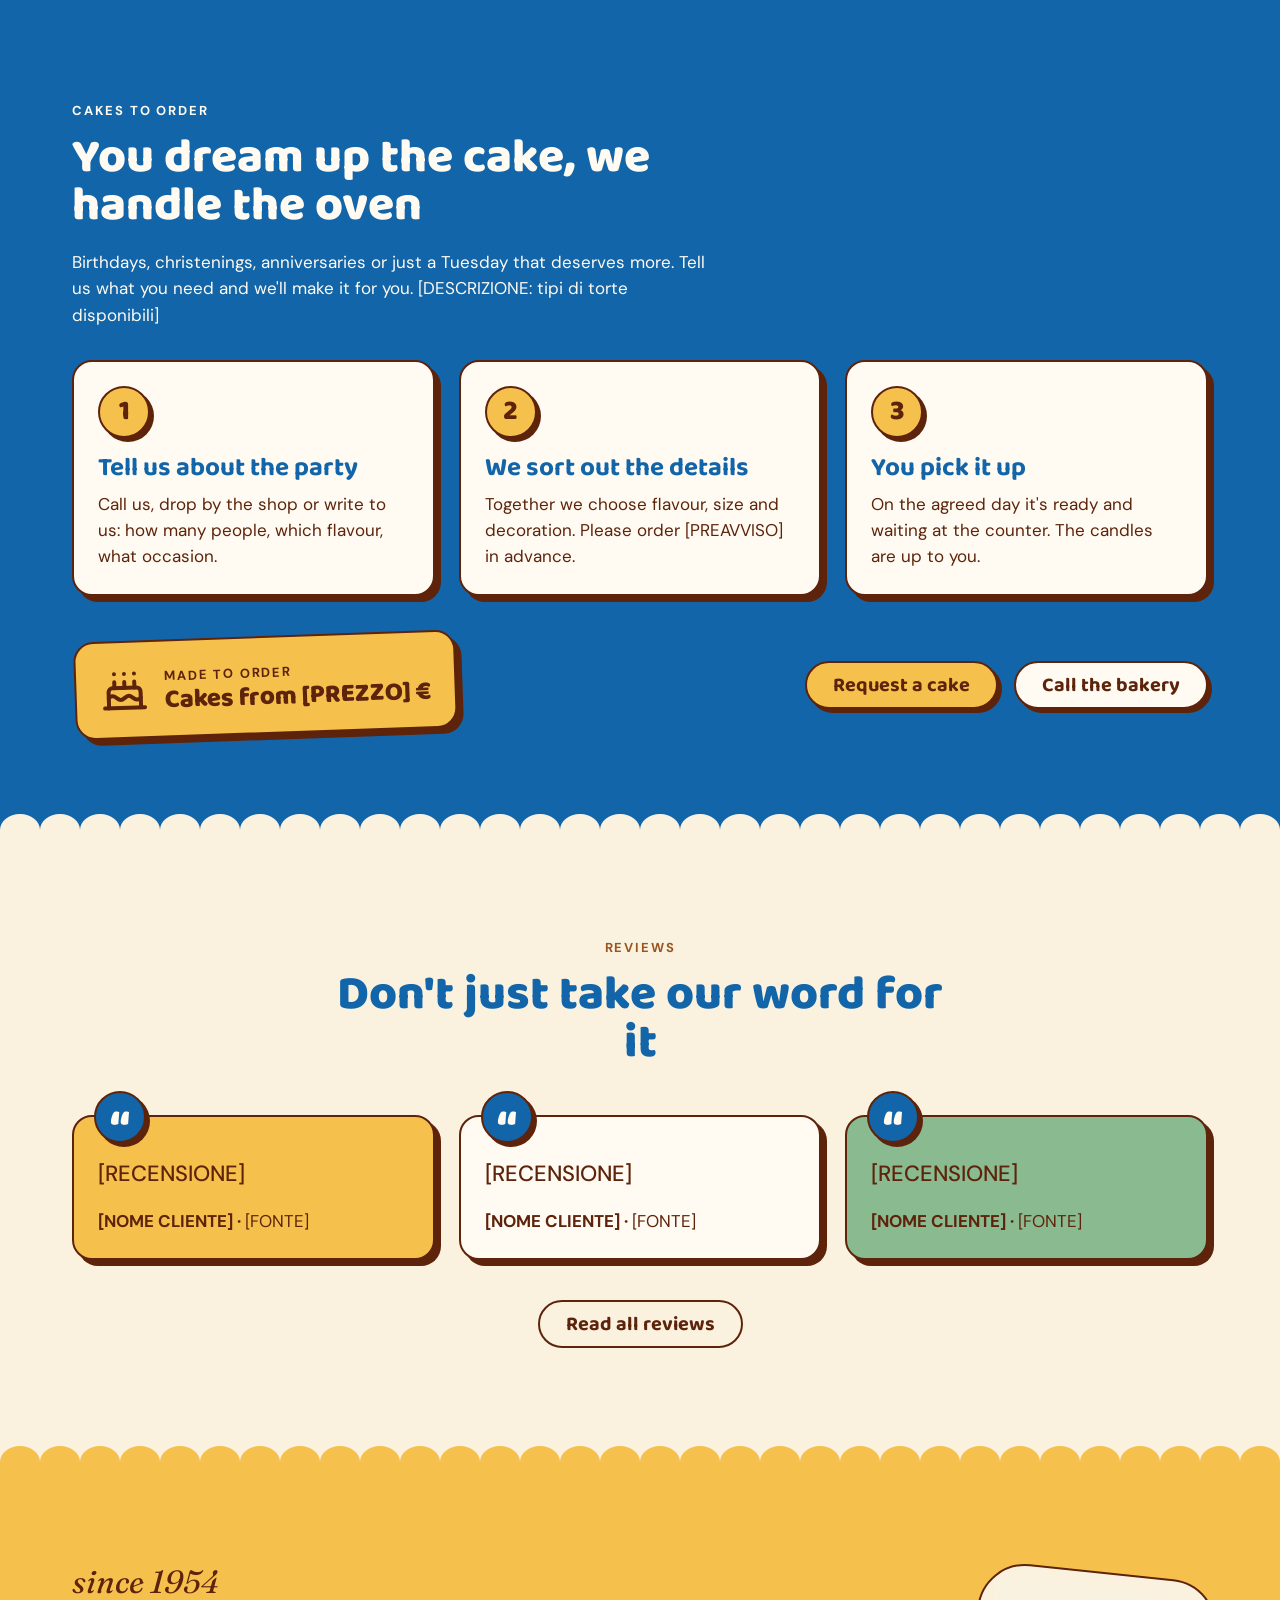
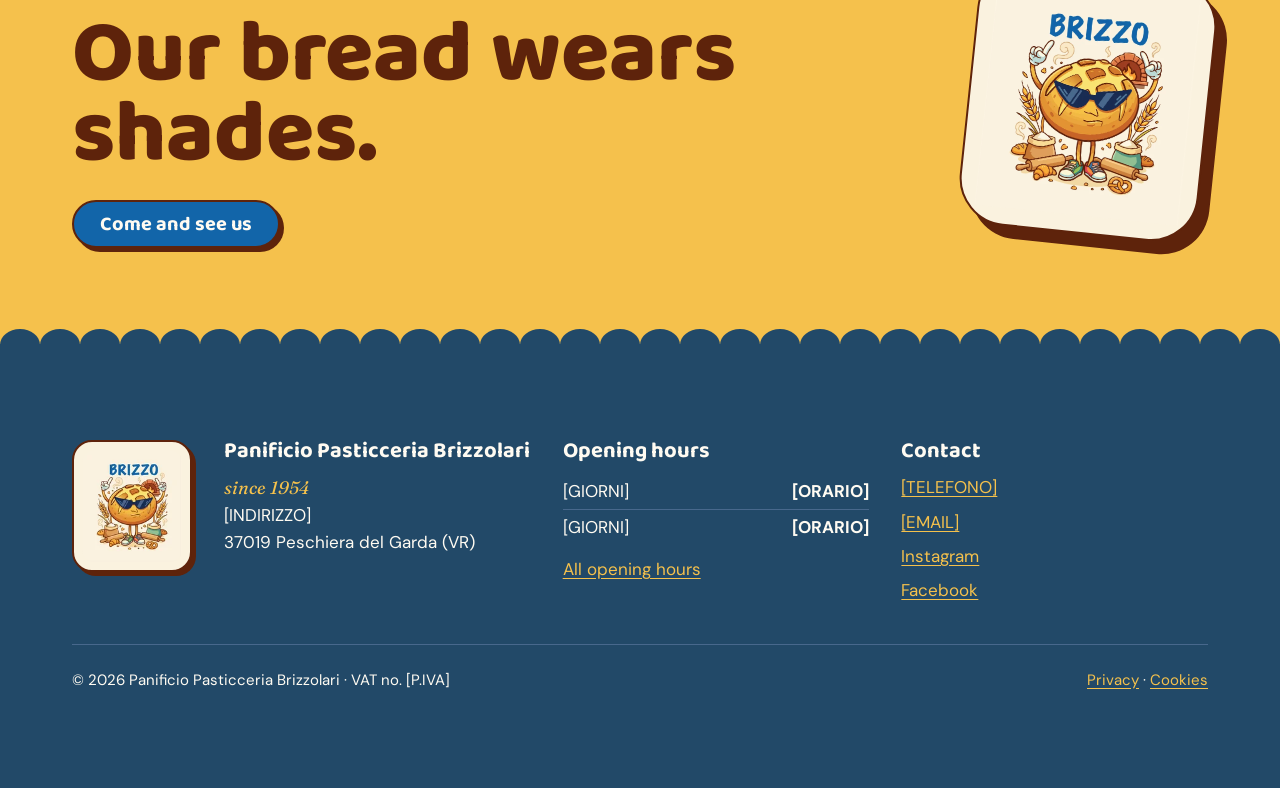
<file: en/index.html>
<!doctype html>
<html lang="en">
<head>
<meta charset="utf-8">
<meta name="viewport" content="width=device-width, initial-scale=1">
<title>Panificio Pasticceria Brizzolari · Bakery in Peschiera del Garda since 1954</title>
<meta name="description" content="Bread, pastries and made-to-order cakes baked in-house every day in Peschiera del Garda. The Brizzolari family bakery, since 1954.">
<link rel="canonical" href="https://brizzolari.pressart.work/en/">
<link rel="alternate" hreflang="it" href="https://brizzolari.pressart.work/">
<link rel="alternate" hreflang="en" href="https://brizzolari.pressart.work/en/">
<link rel="alternate" hreflang="fr" href="https://brizzolari.pressart.work/fr/">
<link rel="alternate" hreflang="de" href="https://brizzolari.pressart.work/de/">
<link rel="alternate" hreflang="x-default" href="https://brizzolari.pressart.work/">
<meta name="theme-color" content="#FAF2DF">
<meta property="og:title" content="Panificio Pasticceria Brizzolari · Bakery in Peschiera del Garda since 1954">
<meta property="og:description" content="Bread, pastries and made-to-order cakes baked in-house every day in Peschiera del Garda. The Brizzolari family bakery, since 1954.">
<meta property="og:type" content="website">
<meta property="og:locale" content="en_GB">
<meta property="og:image" content="https://brizzolari.pressart.work/assets/brizzo-logo-640.png">
<link rel="icon" type="image/png" sizes="48x48" href="/assets/favicon-48.png">
<link rel="icon" type="image/png" sizes="512x512" href="/assets/favicon-512.png">
<link rel="apple-touch-icon" href="/assets/apple-touch-icon.png">
<link rel="preconnect" href="https://fonts.googleapis.com">
<link rel="preconnect" href="https://fonts.gstatic.com" crossorigin>
<link href="https://fonts.googleapis.com/css2?family=Baloo+2:wght@600;700;800&family=Fraunces:ital,opsz,wght@0,9..144,500;1,9..144,400;1,9..144,600&family=DM+Sans:opsz,wght@9..40,400;9..40,500;9..40,700&display=swap" rel="stylesheet">
<script>document.documentElement.classList.add("js")</script>
<link rel="stylesheet" href="/tokens.css">
<link rel="stylesheet" href="/css/sito.css">
<script src="/js/sito.js" defer></script>
</head>
<body>
<a class="salta" href="#contenuto">Skip to content</a>

<div class="barra-alta">
  <div class="contenitore barra-alta__riga">
    <p>since 1954<span class="solo-largo"> · Peschiera del Garda</span></p>
    <nav aria-label="Language"><ul class="lingue"><li><a href="/" hreflang="it" lang="it" aria-label="Italiano">IT</a></li><li><a href="/en/" hreflang="en" lang="en" aria-label="English" aria-current="true">EN</a></li><li><a href="/fr/" hreflang="fr" lang="fr" aria-label="Français">FR</a></li><li><a href="/de/" hreflang="de" lang="de" aria-label="Deutsch">DE</a></li></ul></nav>
  </div>
</div>

<header class="testata">
  <div class="contenitore testata__barra">
    <a class="marchio" href="/en/">
      <picture><source srcset="/assets/brizzo-logo-160.webp" type="image/webp"><img src="/assets/brizzo-logo-160.png" width="160" height="178" alt=""></picture>
      <span><span class="marchio__nome">Brizzolari</span><span class="marchio__sotto">Bakery & Pastry shop</span></span>
    </a>
    <button class="menu-toggle" type="button" aria-expanded="false" aria-controls="nav-principale">
      <svg class="icona" viewBox="0 0 24 24" aria-hidden="true" focusable="false"><path d="M4 6h16"/><path d="M4 12h16"/><path d="M4 18h16"/></svg><span>Menu</span>
    </button>
    <nav class="nav" id="nav-principale" aria-label="Main">
      <ul>
        <li><a href="/en/" aria-current="page">Home</a></li>
        <li><a href="/en/#forno">Our bakery</a></li>
        <li><a href="/en/#pane">Bread</a></li>
        <li><a href="/en/#pasticceria">Pastries</a></li>
        <li><a href="/en/hours">Hours & location</a></li>
        <li><a href="/en/contact">Contact</a></li>
        <li><a class="btn btn--oro" href="/en/contact?tipo=torta#modulo">Order a cake</a></li>
      </ul>
    </nav>
  </div>
</header>

<main id="contenuto">

<!-- HERO -->
<section class="sezione">
  <div class="contenitore hero">
    <div class="hero__testo">
      <p class="accento">since 1954, hands in the dough</p>
      <h1 class="display">Panificio<br>Pasticceria<br>Brizzolari</h1>
      <p class="sottotitolo">Bread, cakes and pastries made in-house every day in Peschiera del Garda.</p>
      <div class="riga">
        <a class="btn btn--primario" href="#pane">See the counter</a>
        <a class="btn btn--oro" href="/en/contact?tipo=torta#modulo">Order a cake</a>
        <a class="btn btn--contorno" href="/en/hours">Find us</a>
      </div>
    </div>
    <div class="hero__scena">
      <div class="logo-riquadro hero__logo">
        <picture><source srcset="/assets/brizzo-logo-640.webp" type="image/webp"><img src="/assets/brizzo-logo-640.png" width="640" height="711" alt="Brizzo, the loaf of bread wearing sunglasses, logo of Panificio Brizzolari" fetchpriority="high"></picture>
      </div>
      <span class="vapore vapore--1" aria-hidden="true"></span><span class="vapore vapore--2" aria-hidden="true"></span><span class="vapore vapore--3" aria-hidden="true"></span>
    </div>
  </div>
</section>

<!-- NASTRO -->
<div class="nastro" aria-hidden="true">
  <div class="nastro__binario">
    <span>Fresh from the oven</span><span>Since 1954</span><span>Our bread wears shades</span><span>Hands in the dough</span><span>Peschiera del Garda</span><span>Cakes to order</span>
    <span>Fresh from the oven</span><span>Since 1954</span><span>Our bread wears shades</span><span>Hands in the dough</span><span>Peschiera del Garda</span><span>Cakes to order</span>
  </div>
</div>

<!-- IL FORNO -->
<section class="sezione sezione--farina" id="forno" aria-labelledby="titolo-forno">
  <div class="contenitore due-colonne">
    <div data-rivela>
      <p class="occhiello">Our bakery</p>
      <h2 id="titolo-forno">A family bakery with a young soul</h2>
      <p>We lit the oven in 1954 and we haven't stopped since. More than seventy years later, the dough is still made right here, every day, with our own hands.</p>
      <p>[DESCRIZIONE: la storia della famiglia Brizzolari e del forno]</p>
      <ul class="valori">
        <li><svg class="icona" viewBox="0 0 24 24" aria-hidden="true" focusable="false"><path d="M8.5 14.5A2.5 2.5 0 0 0 11 12c0-1.38-.5-2-1-3-1.072-2.143-.224-4.054 2-6 .5 2.5 2 4.9 4 6.5 2 1.6 3 3.5 3 5.5a7 7 0 1 1-14 0c0-1.153.433-2.294 1-3a2.5 2.5 0 0 0 2.5 2.5z"/></svg><span><strong>Baked every day.</strong> Today's bread is today's bread. [DESCRIZIONE]</span></li>
        <li><svg class="icona" viewBox="0 0 24 24" aria-hidden="true" focusable="false"><path d="M16 21v-2a4 4 0 0 0-4-4H6a4 4 0 0 0-4 4v2"/><circle cx="9" cy="7" r="4"/><path d="M22 21v-2a4 4 0 0 0-3-3.87"/><path d="M16 3.13a4 4 0 0 1 0 7.75"/></svg><span><strong>Family-run, always.</strong> [DESCRIZIONE]</span></li>
        <li><svg class="icona" viewBox="0 0 24 24" aria-hidden="true" focusable="false"><circle cx="12" cy="12" r="4"/><path d="M12 2v2"/><path d="M12 20v2"/><path d="m4.93 4.93 1.41 1.41"/><path d="m17.66 17.66 1.41 1.41"/><path d="M2 12h2"/><path d="M20 12h2"/><path d="m6.34 17.66-1.41 1.41"/><path d="m19.07 4.93-1.41 1.41"/></svg><span><strong>Serious about bread, less so about everything else.</strong> Our bread wears sunglasses, after all.</span></li>
      </ul>
    </div>
    <div class="forno-scena" data-rivela style="--ritardo:120ms">
      <div class="card forno-box">
        <p class="accento">a story that smells of fresh crust</p>
        <p class="forno-numero" data-conta="1954">1954</p>
        <p class="sottotitolo" style="margin:var(--s-3) 0 0">The year we baked our very first loaf in Peschiera del Garda.</p>
      </div>
      <span class="bollino" aria-hidden="true">since<br><strong>1954</strong></span>
    </div>
  </div>
</section>

<!-- PANE -->
<section class="sezione" id="pane" aria-labelledby="titolo-pane">
  <div class="contenitore">
    <div class="intro intro--centro" data-rivela>
      <p class="occhiello">On our counter</p>
      <h2 id="titolo-pane">Everyday bread</h2>
      <p>From the Sunday loaf to the after-school roll. [DESCRIZIONE]</p>
    </div>
    <div class="griglia griglia--sfalsata">
      <article class="card card-prodotto " data-rivela>
        <div class="card-prodotto__media" style="background:var(--oro)">
          <span class="tag tag--crosta">Fresh from the oven</span>
          <svg class="icona" viewBox="0 0 24 24" aria-hidden="true" focusable="false"><path d="M2 22 16 8"/><path d="M3.47 12.53 5 11l1.53 1.53a3.5 3.5 0 0 1 0 4.94L5 19l-1.53-1.53a3.5 3.5 0 0 1 0-4.94Z"/><path d="M7.47 8.53 9 7l1.53 1.53a3.5 3.5 0 0 1 0 4.94L9 15l-1.53-1.53a3.5 3.5 0 0 1 0-4.94Z"/><path d="M11.47 4.53 13 3l1.53 1.53a3.5 3.5 0 0 1 0 4.94L13 11l-1.53-1.53a3.5 3.5 0 0 1 0-4.94Z"/><path d="M20 2h2v2a4 4 0 0 1-4 4h-2V6a4 4 0 0 1 4-4Z"/><path d="M11.47 17.47 13 19l-1.53 1.53a3.5 3.5 0 0 1-4.94 0L5 19l1.53-1.53a3.5 3.5 0 0 1 4.94 0Z"/><path d="M15.47 13.47 17 15l-1.53 1.53a3.5 3.5 0 0 1-4.94 0L9 15l1.53-1.53a3.5 3.5 0 0 1 4.94 0Z"/><path d="M19.47 9.47 21 11l-1.53 1.53a3.5 3.5 0 0 1-4.94 0L13 11l1.53-1.53a3.5 3.5 0 0 1 4.94 0Z"/></svg>
          <span class="media-nota">[FOTO]</span>
        </div>
        <div class="card-prodotto__corpo">
          <h3 class="card-prodotto__nome">[PRODOTTO]</h3>
          <p style="margin:0">[DESCRIZIONE]</p>
          <span class="card-prodotto__prezzo">[PREZZO] €/kg</span>
        </div>
      </article>
      <article class="card card-prodotto " data-rivela>
        <div class="card-prodotto__media" style="background:var(--salvia)">
          <span class="tag ">Wholemeal</span>
          <svg class="icona" viewBox="0 0 24 24" aria-hidden="true" focusable="false"><path d="M2 22 16 8"/><path d="M3.47 12.53 5 11l1.53 1.53a3.5 3.5 0 0 1 0 4.94L5 19l-1.53-1.53a3.5 3.5 0 0 1 0-4.94Z"/><path d="M7.47 8.53 9 7l1.53 1.53a3.5 3.5 0 0 1 0 4.94L9 15l-1.53-1.53a3.5 3.5 0 0 1 0-4.94Z"/><path d="M11.47 4.53 13 3l1.53 1.53a3.5 3.5 0 0 1 0 4.94L13 11l-1.53-1.53a3.5 3.5 0 0 1 0-4.94Z"/><path d="M20 2h2v2a4 4 0 0 1-4 4h-2V6a4 4 0 0 1 4-4Z"/><path d="M11.47 17.47 13 19l-1.53 1.53a3.5 3.5 0 0 1-4.94 0L5 19l1.53-1.53a3.5 3.5 0 0 1 4.94 0Z"/><path d="M15.47 13.47 17 15l-1.53 1.53a3.5 3.5 0 0 1-4.94 0L9 15l1.53-1.53a3.5 3.5 0 0 1 4.94 0Z"/><path d="M19.47 9.47 21 11l-1.53 1.53a3.5 3.5 0 0 1-4.94 0L13 11l1.53-1.53a3.5 3.5 0 0 1 4.94 0Z"/></svg>
          <span class="media-nota">[FOTO]</span>
        </div>
        <div class="card-prodotto__corpo">
          <h3 class="card-prodotto__nome">[PRODOTTO]</h3>
          <p style="margin:0">[DESCRIZIONE]</p>
          <span class="card-prodotto__prezzo">[PREZZO] €/kg</span>
        </div>
      </article>
      <article class="card card-prodotto " data-rivela>
        <div class="card-prodotto__media" style="background:var(--crosta)">
          <svg class="icona" viewBox="0 0 24 24" aria-hidden="true" focusable="false"><path d="M2 22 16 8"/><path d="M3.47 12.53 5 11l1.53 1.53a3.5 3.5 0 0 1 0 4.94L5 19l-1.53-1.53a3.5 3.5 0 0 1 0-4.94Z"/><path d="M7.47 8.53 9 7l1.53 1.53a3.5 3.5 0 0 1 0 4.94L9 15l-1.53-1.53a3.5 3.5 0 0 1 0-4.94Z"/><path d="M11.47 4.53 13 3l1.53 1.53a3.5 3.5 0 0 1 0 4.94L13 11l-1.53-1.53a3.5 3.5 0 0 1 0-4.94Z"/><path d="M20 2h2v2a4 4 0 0 1-4 4h-2V6a4 4 0 0 1 4-4Z"/><path d="M11.47 17.47 13 19l-1.53 1.53a3.5 3.5 0 0 1-4.94 0L5 19l1.53-1.53a3.5 3.5 0 0 1 4.94 0Z"/><path d="M15.47 13.47 17 15l-1.53 1.53a3.5 3.5 0 0 1-4.94 0L9 15l1.53-1.53a3.5 3.5 0 0 1 4.94 0Z"/><path d="M19.47 9.47 21 11l-1.53 1.53a3.5 3.5 0 0 1-4.94 0L13 11l1.53-1.53a3.5 3.5 0 0 1 4.94 0Z"/></svg>
          <span class="media-nota">[FOTO]</span>
        </div>
        <div class="card-prodotto__corpo">
          <h3 class="card-prodotto__nome">[PRODOTTO]</h3>
          <p style="margin:0">[DESCRIZIONE]</p>
          <span class="card-prodotto__prezzo">[PREZZO] €/kg</span>
        </div>
      </article>
    </div>
  </div>
</section>

<!-- PASTICCERIA -->
<section class="sezione sezione--farina bordo-onda" id="pasticceria" aria-labelledby="titolo-pasticceria">
  <div class="contenitore vetrina">
    <div class="vetrina__testo" data-rivela>
      <p class="occhiello">Pastries</p>
      <h2 id="titolo-pasticceria">Sweets for breakfast, snack time and apologies</h2>
      <p>Leavened bakes, pastries and biscuits made in our own workshop. [DESCRIZIONE]</p>
      <div class="cartellino cartellino--oscilla">
        <div>
          <span class="occhiello" style="color:var(--bruno)">Today on the counter</span>
          <div class="cartellino__titolo">[DOLCE DEL GIORNO]</div>
        </div>
        <span class="cartellino__prezzo">[€]</span>
      </div>
    </div>
    <div class="vetrina__lista">
      <article class="card card-prodotto card-prodotto--orizzontale" data-rivela>
        <div class="card-prodotto__media" style="background:var(--mattone)">
          <span class="tag tag--blu">New</span>
          <svg class="icona" viewBox="0 0 24 24" aria-hidden="true" focusable="false"><path d="m4.6 13.11 5.79-3.21c1.89-1.05 4.79 1.78 3.71 3.71l-3.22 5.81C8.8 23.16.79 15.23 4.6 13.11Z"/><path d="m10.5 9.5-1-2.29C9.2 6.48 8.8 6 8 6H4.5C2.79 6 2 6.5 2 8.5a7.71 7.71 0 0 0 2 4.83"/><path d="M8 6c0-1.55.24-4-2-4-2 0-2.5 2.17-2.5 4"/><path d="m14.5 13.5 2.29 1c.73.3 1.21.7 1.21 1.5v3.5c0 1.71-.5 2.5-2.5 2.5a7.71 7.71 0 0 1-4.83-2"/><path d="M18 16c1.55 0 4-.24 4 2 0 2-2.17 2.5-4 2.5"/></svg>
          <span class="media-nota">[FOTO]</span>
        </div>
        <div class="card-prodotto__corpo">
          <h3 class="card-prodotto__nome">[PRODOTTO]</h3>
          <p style="margin:0">[DESCRIZIONE]</p>
          <span class="card-prodotto__prezzo">[PREZZO] €</span>
        </div>
      </article>
      <article class="card card-prodotto card-prodotto--orizzontale" data-rivela>
        <div class="card-prodotto__media" style="background:var(--oro)">
          <span class="tag tag--crosta">Fresh from the oven</span>
          <svg class="icona" viewBox="0 0 24 24" aria-hidden="true" focusable="false"><circle cx="9" cy="7" r="2"/><path d="M7.2 7.9 3 11v9c0 .6.4 1 1 1h16c.6 0 1-.4 1-1v-9c0-2-3-6-7-8l-3.6 2.6"/><path d="M16 13H3"/><path d="M16 17H3"/></svg>
          <span class="media-nota">[FOTO]</span>
        </div>
        <div class="card-prodotto__corpo">
          <h3 class="card-prodotto__nome">[PRODOTTO]</h3>
          <p style="margin:0">[DESCRIZIONE]</p>
          <span class="card-prodotto__prezzo">[PREZZO] €</span>
        </div>
      </article>
      <article class="card card-prodotto card-prodotto--orizzontale" data-rivela>
        <div class="card-prodotto__media" style="background:var(--salvia)">
          <svg class="icona" viewBox="0 0 24 24" aria-hidden="true" focusable="false"><path d="m4.6 13.11 5.79-3.21c1.89-1.05 4.79 1.78 3.71 3.71l-3.22 5.81C8.8 23.16.79 15.23 4.6 13.11Z"/><path d="m10.5 9.5-1-2.29C9.2 6.48 8.8 6 8 6H4.5C2.79 6 2 6.5 2 8.5a7.71 7.71 0 0 0 2 4.83"/><path d="M8 6c0-1.55.24-4-2-4-2 0-2.5 2.17-2.5 4"/><path d="m14.5 13.5 2.29 1c.73.3 1.21.7 1.21 1.5v3.5c0 1.71-.5 2.5-2.5 2.5a7.71 7.71 0 0 1-4.83-2"/><path d="M18 16c1.55 0 4-.24 4 2 0 2-2.17 2.5-4 2.5"/></svg>
          <span class="media-nota">[FOTO]</span>
        </div>
        <div class="card-prodotto__corpo">
          <h3 class="card-prodotto__nome">[PRODOTTO]</h3>
          <p style="margin:0">[DESCRIZIONE]</p>
          <span class="card-prodotto__prezzo">[PREZZO] €</span>
        </div>
      </article>
    </div>
  </div>
</section>

<!-- TORTE SU ORDINAZIONE -->
<section class="sezione sezione--blu bordo-onda torte" id="torte" aria-labelledby="titolo-torte">
  <div class="contenitore">
    <div class="intro" data-rivela>
      <p class="occhiello">Cakes to order</p>
      <h2 id="titolo-torte">You dream up the cake, we handle the oven</h2>
      <p>Birthdays, christenings, anniversaries or just a Tuesday that deserves more. Tell us what you need and we'll make it for you. [DESCRIZIONE: tipi di torte disponibili]</p>
    </div>
    <ol class="passi">
      <li class="card passo" data-rivela>
        <h3>Tell us about the party</h3>
        <p>Call us, drop by the shop or write to us: how many people, which flavour, what occasion.</p>
      </li>
      <li class="card passo" data-rivela style="--ritardo:120ms">
        <h3>We sort out the details</h3>
        <p>Together we choose flavour, size and decoration. Please order [PREAVVISO] in advance.</p>
      </li>
      <li class="card passo" data-rivela style="--ritardo:240ms">
        <h3>You pick it up</h3>
        <p>On the agreed day it's ready and waiting at the counter. The candles are up to you.</p>
      </li>
    </ol>
    <div class="torte-cta" data-rivela>
      <div class="cartellino cartellino--oscilla">
        <svg class="icona" viewBox="0 0 24 24" aria-hidden="true" focusable="false"><path d="M20 21v-8a2 2 0 0 0-2-2H6a2 2 0 0 0-2 2v8"/><path d="M4 16s.5-1 2-1 2.5 2 4 2 2.5-2 4-2 2.5 2 4 2 2-1 2-1"/><path d="M2 21h20"/><path d="M7 8v3"/><path d="M12 8v3"/><path d="M17 8v3"/><path d="M7 4h.01"/><path d="M12 4h.01"/><path d="M17 4h.01"/></svg>
        <div>
          <span class="occhiello" style="color:var(--bruno)">Made to order</span>
          <div class="cartellino__titolo">Cakes from [PREZZO] €</div>
        </div>
      </div>
      <div class="riga">
        <a class="btn btn--oro" href="/en/contact?tipo=torta#modulo">Request a cake</a>
        <a class="btn btn--chiaro" href="tel:[TELEFONO]">Call the bakery</a>
      </div>
    </div>
  </div>
</section>

<!-- RECENSIONI -->
<section class="sezione bordo-onda recensioni" id="recensioni" aria-labelledby="titolo-recensioni">
  <div class="contenitore">
    <div class="intro intro--centro" data-rivela>
      <p class="occhiello">Reviews</p>
      <h2 id="titolo-recensioni">Don't just take our word for it</h2>
    </div>
    <div class="griglia griglia--biglietti">
      <figure class="card recensione" style="background:var(--oro)" data-rivela>
        <span class="recensione__virgolette" aria-hidden="true">“</span>
        <blockquote><p style="margin:0">[RECENSIONE]</p></blockquote>
        <figcaption>[NOME CLIENTE] · <span style="font-weight:400">[FONTE]</span></figcaption>
      </figure>
      <figure class="card recensione" style="--ritardo:120ms" data-rivela>
        <span class="recensione__virgolette" aria-hidden="true">“</span>
        <blockquote><p style="margin:0">[RECENSIONE]</p></blockquote>
        <figcaption>[NOME CLIENTE] · <span style="font-weight:400">[FONTE]</span></figcaption>
      </figure>
      <figure class="card recensione" style="background:var(--salvia); --ritardo:240ms" data-rivela>
        <span class="recensione__virgolette" aria-hidden="true">“</span>
        <blockquote><p style="margin:0">[RECENSIONE]</p></blockquote>
        <figcaption>[NOME CLIENTE] · <span style="font-weight:400">[FONTE]</span></figcaption>
      </figure>
    </div>
    <p style="margin-top:var(--s-10); text-align:center"><a class="btn btn--contorno" href="[LINK RECENSIONI GOOGLE]">Read all reviews</a></p>
  </div>
</section>

<!-- FASCIA FINALE -->
<section class="sezione fascia bordo-onda">
  <div class="contenitore fascia__griglia">
    <div data-rivela>
      <p class="accento">since 1954</p>
      <h2 class="display">Our bread wears shades.</h2>
      <a class="btn btn--primario" href="/en/hours">Come and see us</a>
    </div>
    <div class="fascia__brizzo logo-riquadro" aria-hidden="true">
      <picture><source srcset="/assets/brizzo-logo-640.webp" type="image/webp"><img src="/assets/brizzo-logo-640.png" width="640" height="711" alt="" loading="lazy"></picture>
    </div>
  </div>
</section>
</main>

<footer class="footer sezione bordo-onda">
  <div class="contenitore">
    <div class="footer__griglia">
      <div class="logo-riquadro">
        <picture><source srcset="/assets/brizzo-logo-160.webp" type="image/webp"><img src="/assets/brizzo-logo-160.png" width="160" height="178" alt="Brizzo, the loaf of bread wearing sunglasses, logo of Panificio Brizzolari"></picture>
      </div>
      <div>
        <h2>Panificio Pasticceria Brizzolari</h2>
        <p class="accento">since 1954</p>
        <address class="indirizzo">[INDIRIZZO]<br>37019 Peschiera del Garda (VR)</address>
      </div>
      <div>
        <h2>Opening hours</h2>
        <div class="card-orari__riga"><span>[GIORNI]</span><span>[ORARIO]</span></div>
        <div class="card-orari__riga"><span>[GIORNI]</span><span>[ORARIO]</span></div>
        <p style="margin-top:var(--s-3)"><a href="/en/hours">All opening hours</a></p>
      </div>
      <div>
        <h2>Contact</h2>
        <ul>
          <li><a href="tel:[TELEFONO]">[TELEFONO]</a></li>
          <li><a href="mailto:[EMAIL]">[EMAIL]</a></li>
          <li><a href="[LINK INSTAGRAM]">Instagram</a></li>
          <li><a href="[LINK FACEBOOK]">Facebook</a></li>
        </ul>
      </div>
    </div>
    <div class="footer__fondo">
      <p>© <span data-anno>2026</span> Panificio Pasticceria Brizzolari · VAT no. [P.IVA]</p>
      <p><a href="[LINK PRIVACY]">Privacy</a> · <a href="[LINK COOKIE]">Cookies</a></p>
    </div>
  </div>
</footer>

</body>
</html>
</file>
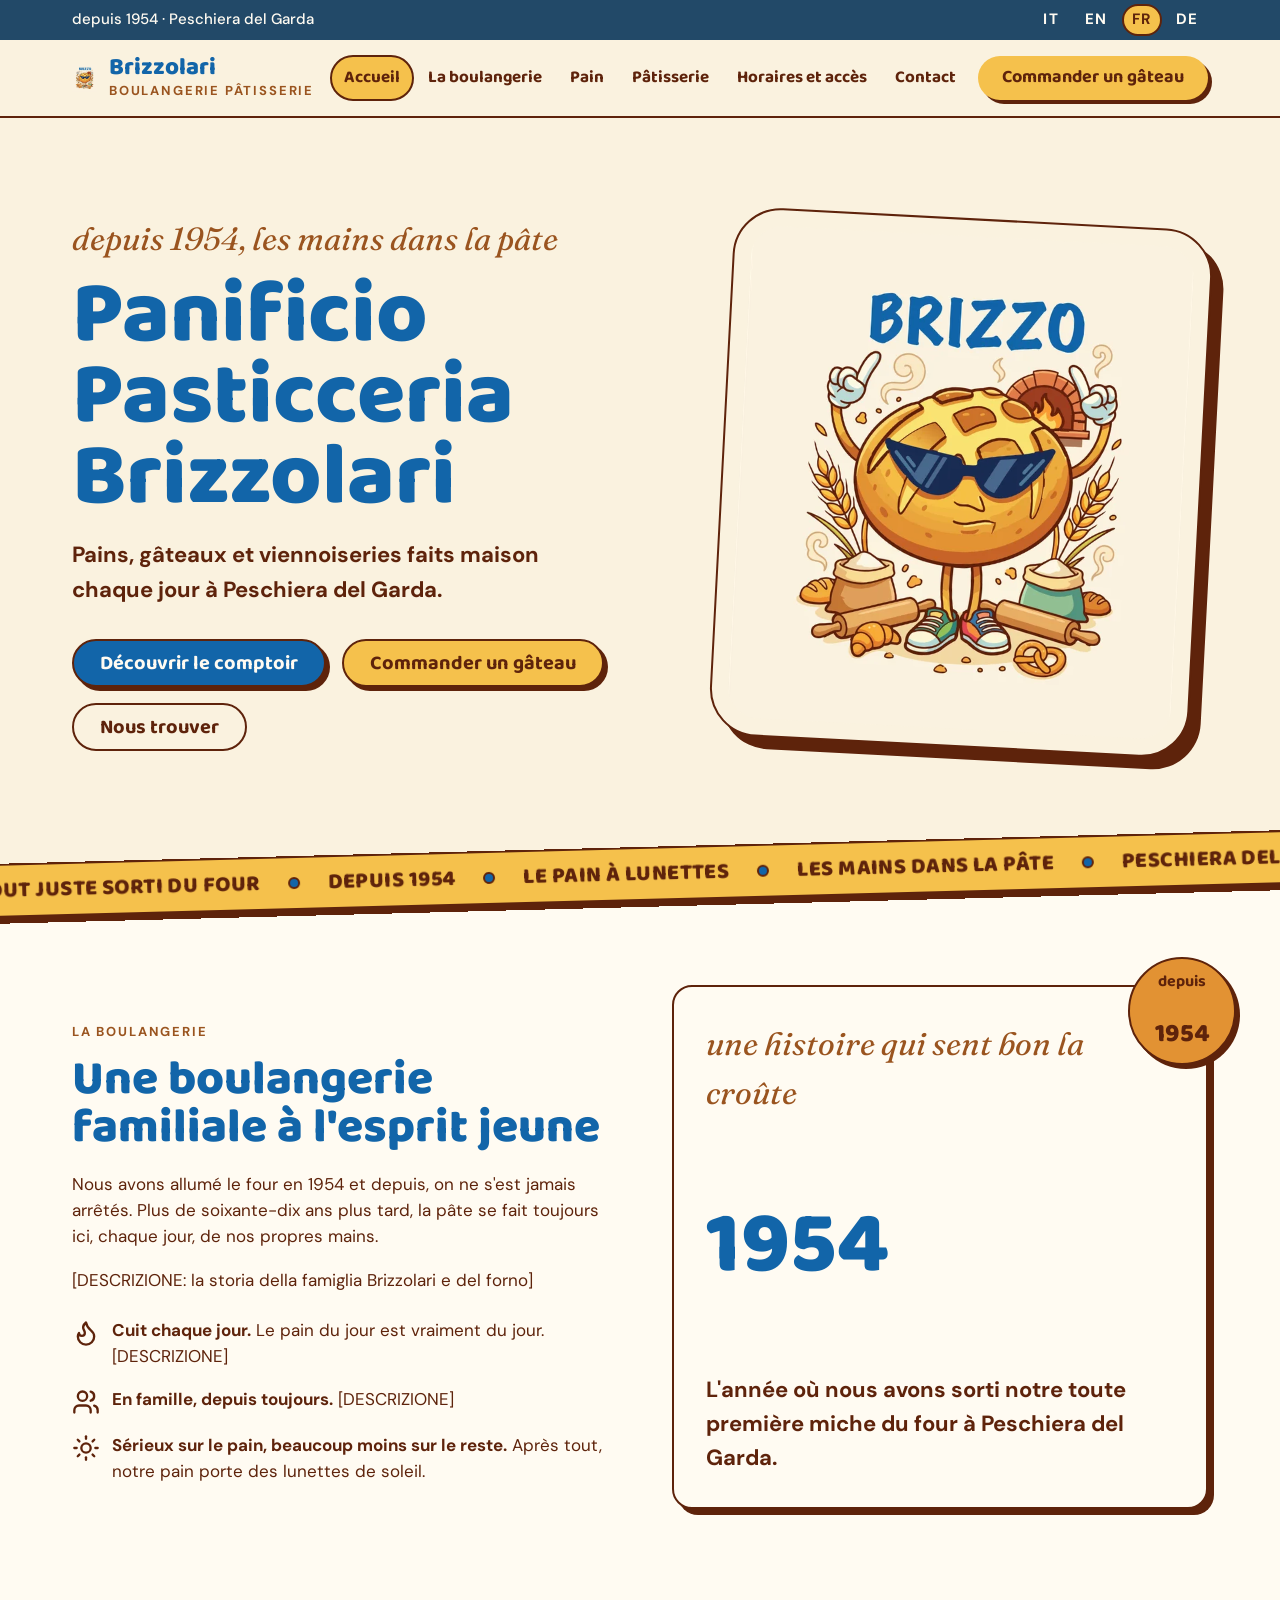
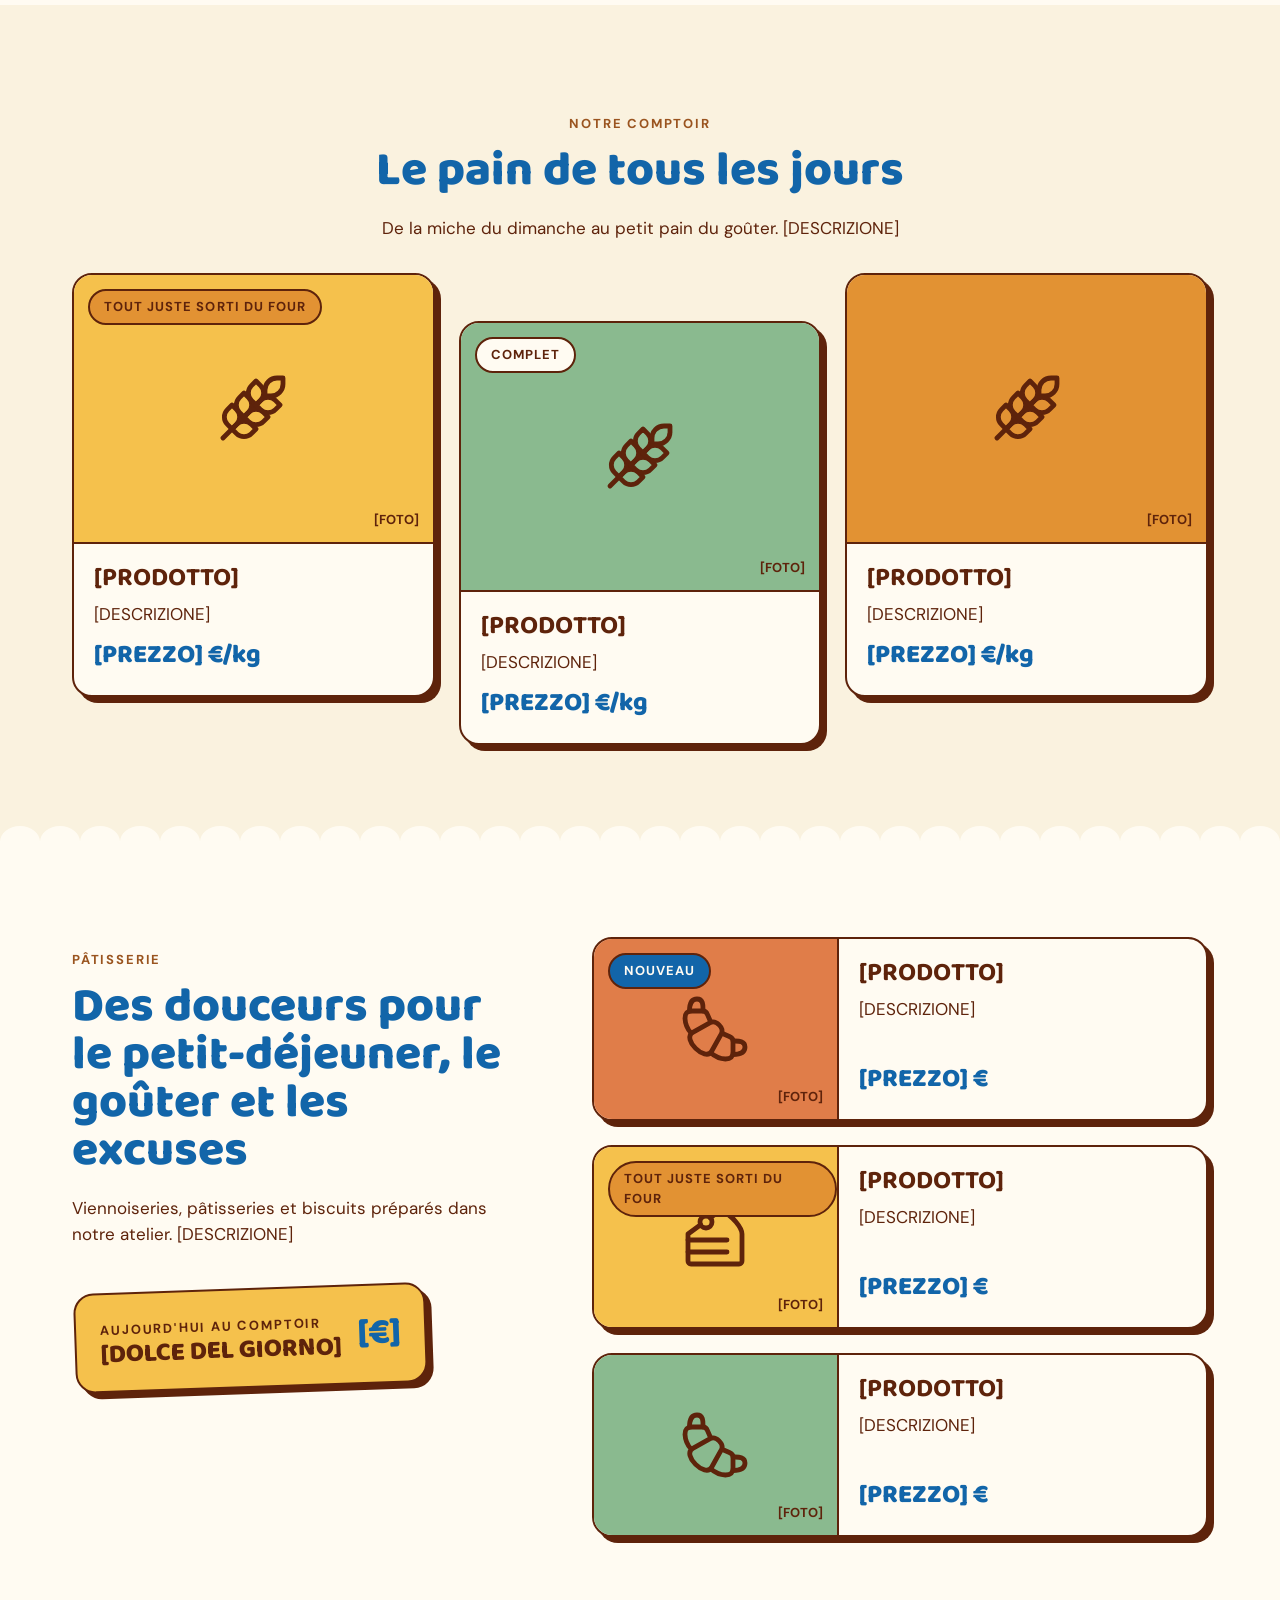
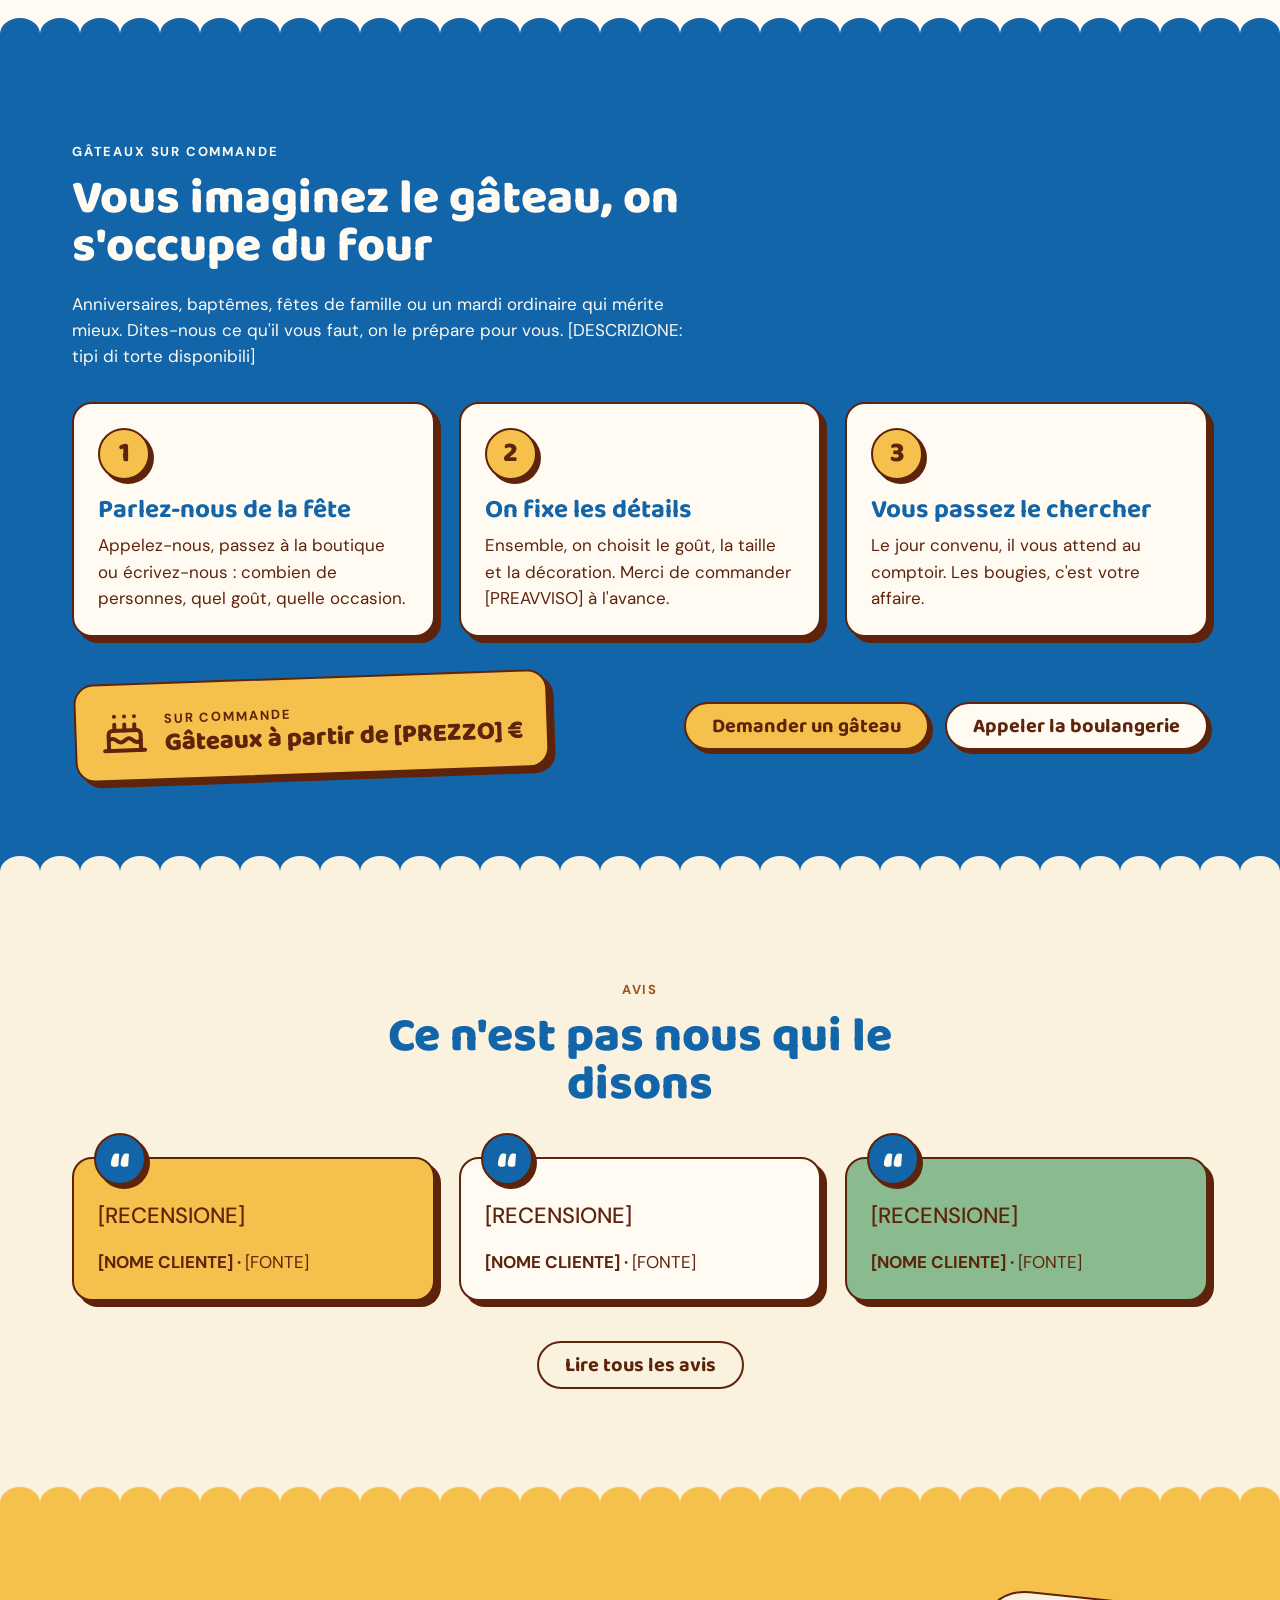
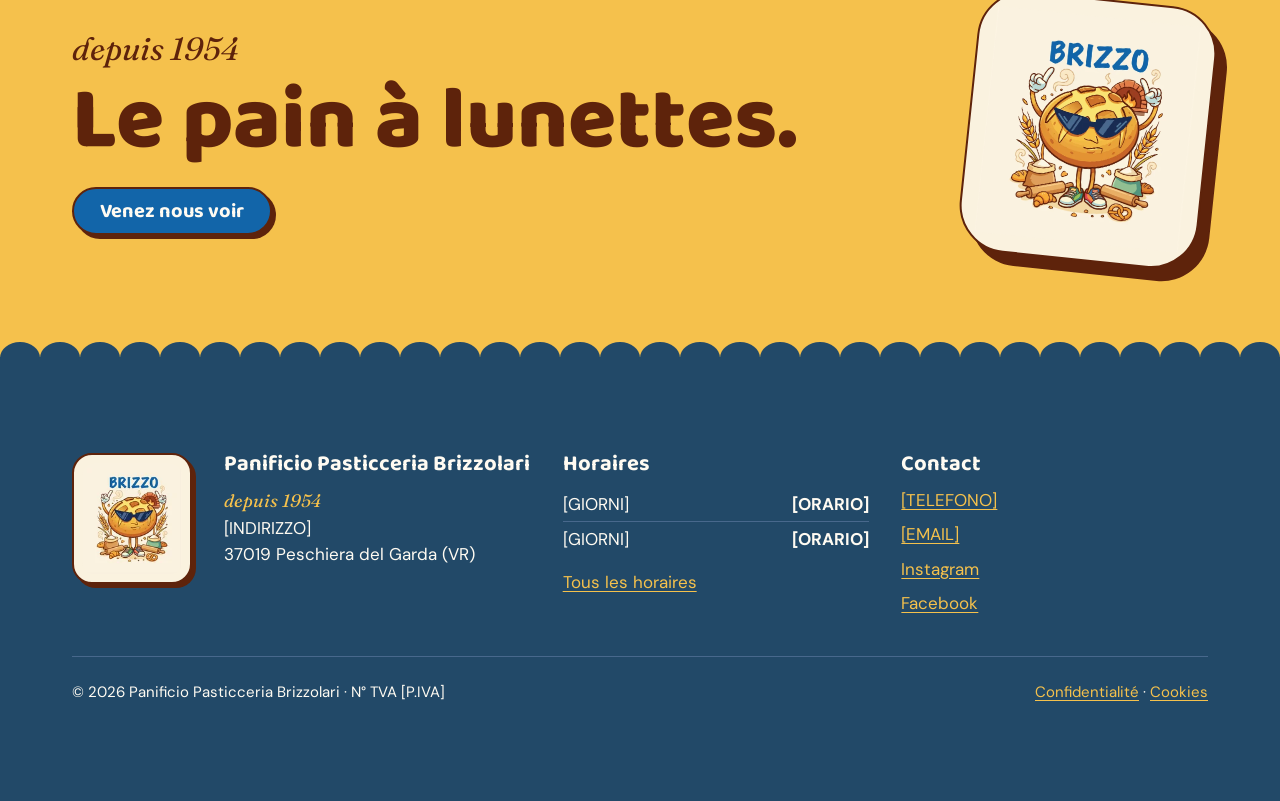
<file: fr/index.html>
<!doctype html>
<html lang="fr">
<head>
<meta charset="utf-8">
<meta name="viewport" content="width=device-width, initial-scale=1">
<title>Panificio Pasticceria Brizzolari · Boulangerie à Peschiera del Garda depuis 1954</title>
<meta name="description" content="Pains, viennoiseries et gâteaux sur commande faits maison chaque jour à Peschiera del Garda. La boulangerie familiale Brizzolari, depuis 1954.">
<link rel="canonical" href="https://brizzolari.pressart.work/fr/">
<link rel="alternate" hreflang="it" href="https://brizzolari.pressart.work/">
<link rel="alternate" hreflang="en" href="https://brizzolari.pressart.work/en/">
<link rel="alternate" hreflang="fr" href="https://brizzolari.pressart.work/fr/">
<link rel="alternate" hreflang="de" href="https://brizzolari.pressart.work/de/">
<link rel="alternate" hreflang="x-default" href="https://brizzolari.pressart.work/">
<meta name="theme-color" content="#FAF2DF">
<meta property="og:title" content="Panificio Pasticceria Brizzolari · Boulangerie à Peschiera del Garda depuis 1954">
<meta property="og:description" content="Pains, viennoiseries et gâteaux sur commande faits maison chaque jour à Peschiera del Garda. La boulangerie familiale Brizzolari, depuis 1954.">
<meta property="og:type" content="website">
<meta property="og:locale" content="fr_FR">
<meta property="og:image" content="https://brizzolari.pressart.work/assets/brizzo-logo-640.png">
<link rel="icon" type="image/png" sizes="48x48" href="/assets/favicon-48.png">
<link rel="icon" type="image/png" sizes="512x512" href="/assets/favicon-512.png">
<link rel="apple-touch-icon" href="/assets/apple-touch-icon.png">
<link rel="preconnect" href="https://fonts.googleapis.com">
<link rel="preconnect" href="https://fonts.gstatic.com" crossorigin>
<link href="https://fonts.googleapis.com/css2?family=Baloo+2:wght@600;700;800&family=Fraunces:ital,opsz,wght@0,9..144,500;1,9..144,400;1,9..144,600&family=DM+Sans:opsz,wght@9..40,400;9..40,500;9..40,700&display=swap" rel="stylesheet">
<script>document.documentElement.classList.add("js")</script>
<link rel="stylesheet" href="/tokens.css">
<link rel="stylesheet" href="/css/sito.css">
<script src="/js/sito.js" defer></script>
</head>
<body>
<a class="salta" href="#contenuto">Aller au contenu</a>

<div class="barra-alta">
  <div class="contenitore barra-alta__riga">
    <p>depuis 1954<span class="solo-largo"> · Peschiera del Garda</span></p>
    <nav aria-label="Langue"><ul class="lingue"><li><a href="/" hreflang="it" lang="it" aria-label="Italiano">IT</a></li><li><a href="/en/" hreflang="en" lang="en" aria-label="English">EN</a></li><li><a href="/fr/" hreflang="fr" lang="fr" aria-label="Français" aria-current="true">FR</a></li><li><a href="/de/" hreflang="de" lang="de" aria-label="Deutsch">DE</a></li></ul></nav>
  </div>
</div>

<header class="testata">
  <div class="contenitore testata__barra">
    <a class="marchio" href="/fr/">
      <picture><source srcset="/assets/brizzo-logo-160.webp" type="image/webp"><img src="/assets/brizzo-logo-160.png" width="160" height="178" alt=""></picture>
      <span><span class="marchio__nome">Brizzolari</span><span class="marchio__sotto">Boulangerie Pâtisserie</span></span>
    </a>
    <button class="menu-toggle" type="button" aria-expanded="false" aria-controls="nav-principale">
      <svg class="icona" viewBox="0 0 24 24" aria-hidden="true" focusable="false"><path d="M4 6h16"/><path d="M4 12h16"/><path d="M4 18h16"/></svg><span>Menu</span>
    </button>
    <nav class="nav" id="nav-principale" aria-label="Principal">
      <ul>
        <li><a href="/fr/" aria-current="page">Accueil</a></li>
        <li><a href="/fr/#forno">La boulangerie</a></li>
        <li><a href="/fr/#pane">Pain</a></li>
        <li><a href="/fr/#pasticceria">Pâtisserie</a></li>
        <li><a href="/fr/horaires">Horaires et accès</a></li>
        <li><a href="/fr/contact">Contact</a></li>
        <li><a class="btn btn--oro" href="/fr/contact?tipo=torta#modulo">Commander un gâteau</a></li>
      </ul>
    </nav>
  </div>
</header>

<main id="contenuto">

<!-- HERO -->
<section class="sezione">
  <div class="contenitore hero">
    <div class="hero__testo">
      <p class="accento">depuis 1954, les mains dans la pâte</p>
      <h1 class="display">Panificio<br>Pasticceria<br>Brizzolari</h1>
      <p class="sottotitolo">Pains, gâteaux et viennoiseries faits maison chaque jour à Peschiera del Garda.</p>
      <div class="riga">
        <a class="btn btn--primario" href="#pane">Découvrir le comptoir</a>
        <a class="btn btn--oro" href="/fr/contact?tipo=torta#modulo">Commander un gâteau</a>
        <a class="btn btn--contorno" href="/fr/horaires">Nous trouver</a>
      </div>
    </div>
    <div class="hero__scena">
      <div class="logo-riquadro hero__logo">
        <picture><source srcset="/assets/brizzo-logo-640.webp" type="image/webp"><img src="/assets/brizzo-logo-640.png" width="640" height="711" alt="Brizzo, la miche de pain à lunettes de soleil, logo du Panificio Brizzolari" fetchpriority="high"></picture>
      </div>
      <span class="vapore vapore--1" aria-hidden="true"></span><span class="vapore vapore--2" aria-hidden="true"></span><span class="vapore vapore--3" aria-hidden="true"></span>
    </div>
  </div>
</section>

<!-- NASTRO -->
<div class="nastro" aria-hidden="true">
  <div class="nastro__binario">
    <span>Tout juste sorti du four</span><span>Depuis 1954</span><span>Le pain à lunettes</span><span>Les mains dans la pâte</span><span>Peschiera del Garda</span><span>Gâteaux sur commande</span>
    <span>Tout juste sorti du four</span><span>Depuis 1954</span><span>Le pain à lunettes</span><span>Les mains dans la pâte</span><span>Peschiera del Garda</span><span>Gâteaux sur commande</span>
  </div>
</div>

<!-- IL FORNO -->
<section class="sezione sezione--farina" id="forno" aria-labelledby="titolo-forno">
  <div class="contenitore due-colonne">
    <div data-rivela>
      <p class="occhiello">La boulangerie</p>
      <h2 id="titolo-forno">Une boulangerie familiale à l'esprit jeune</h2>
      <p>Nous avons allumé le four en 1954 et depuis, on ne s'est jamais arrêtés. Plus de soixante-dix ans plus tard, la pâte se fait toujours ici, chaque jour, de nos propres mains.</p>
      <p>[DESCRIZIONE: la storia della famiglia Brizzolari e del forno]</p>
      <ul class="valori">
        <li><svg class="icona" viewBox="0 0 24 24" aria-hidden="true" focusable="false"><path d="M8.5 14.5A2.5 2.5 0 0 0 11 12c0-1.38-.5-2-1-3-1.072-2.143-.224-4.054 2-6 .5 2.5 2 4.9 4 6.5 2 1.6 3 3.5 3 5.5a7 7 0 1 1-14 0c0-1.153.433-2.294 1-3a2.5 2.5 0 0 0 2.5 2.5z"/></svg><span><strong>Cuit chaque jour.</strong> Le pain du jour est vraiment du jour. [DESCRIZIONE]</span></li>
        <li><svg class="icona" viewBox="0 0 24 24" aria-hidden="true" focusable="false"><path d="M16 21v-2a4 4 0 0 0-4-4H6a4 4 0 0 0-4 4v2"/><circle cx="9" cy="7" r="4"/><path d="M22 21v-2a4 4 0 0 0-3-3.87"/><path d="M16 3.13a4 4 0 0 1 0 7.75"/></svg><span><strong>En famille, depuis toujours.</strong> [DESCRIZIONE]</span></li>
        <li><svg class="icona" viewBox="0 0 24 24" aria-hidden="true" focusable="false"><circle cx="12" cy="12" r="4"/><path d="M12 2v2"/><path d="M12 20v2"/><path d="m4.93 4.93 1.41 1.41"/><path d="m17.66 17.66 1.41 1.41"/><path d="M2 12h2"/><path d="M20 12h2"/><path d="m6.34 17.66-1.41 1.41"/><path d="m19.07 4.93-1.41 1.41"/></svg><span><strong>Sérieux sur le pain, beaucoup moins sur le reste.</strong> Après tout, notre pain porte des lunettes de soleil.</span></li>
      </ul>
    </div>
    <div class="forno-scena" data-rivela style="--ritardo:120ms">
      <div class="card forno-box">
        <p class="accento">une histoire qui sent bon la croûte</p>
        <p class="forno-numero" data-conta="1954">1954</p>
        <p class="sottotitolo" style="margin:var(--s-3) 0 0">L'année où nous avons sorti notre toute première miche du four à Peschiera del Garda.</p>
      </div>
      <span class="bollino" aria-hidden="true">depuis<br><strong>1954</strong></span>
    </div>
  </div>
</section>

<!-- PANE -->
<section class="sezione" id="pane" aria-labelledby="titolo-pane">
  <div class="contenitore">
    <div class="intro intro--centro" data-rivela>
      <p class="occhiello">Notre comptoir</p>
      <h2 id="titolo-pane">Le pain de tous les jours</h2>
      <p>De la miche du dimanche au petit pain du goûter. [DESCRIZIONE]</p>
    </div>
    <div class="griglia griglia--sfalsata">
      <article class="card card-prodotto " data-rivela>
        <div class="card-prodotto__media" style="background:var(--oro)">
          <span class="tag tag--crosta">Tout juste sorti du four</span>
          <svg class="icona" viewBox="0 0 24 24" aria-hidden="true" focusable="false"><path d="M2 22 16 8"/><path d="M3.47 12.53 5 11l1.53 1.53a3.5 3.5 0 0 1 0 4.94L5 19l-1.53-1.53a3.5 3.5 0 0 1 0-4.94Z"/><path d="M7.47 8.53 9 7l1.53 1.53a3.5 3.5 0 0 1 0 4.94L9 15l-1.53-1.53a3.5 3.5 0 0 1 0-4.94Z"/><path d="M11.47 4.53 13 3l1.53 1.53a3.5 3.5 0 0 1 0 4.94L13 11l-1.53-1.53a3.5 3.5 0 0 1 0-4.94Z"/><path d="M20 2h2v2a4 4 0 0 1-4 4h-2V6a4 4 0 0 1 4-4Z"/><path d="M11.47 17.47 13 19l-1.53 1.53a3.5 3.5 0 0 1-4.94 0L5 19l1.53-1.53a3.5 3.5 0 0 1 4.94 0Z"/><path d="M15.47 13.47 17 15l-1.53 1.53a3.5 3.5 0 0 1-4.94 0L9 15l1.53-1.53a3.5 3.5 0 0 1 4.94 0Z"/><path d="M19.47 9.47 21 11l-1.53 1.53a3.5 3.5 0 0 1-4.94 0L13 11l1.53-1.53a3.5 3.5 0 0 1 4.94 0Z"/></svg>
          <span class="media-nota">[FOTO]</span>
        </div>
        <div class="card-prodotto__corpo">
          <h3 class="card-prodotto__nome">[PRODOTTO]</h3>
          <p style="margin:0">[DESCRIZIONE]</p>
          <span class="card-prodotto__prezzo">[PREZZO] €/kg</span>
        </div>
      </article>
      <article class="card card-prodotto " data-rivela>
        <div class="card-prodotto__media" style="background:var(--salvia)">
          <span class="tag ">Complet</span>
          <svg class="icona" viewBox="0 0 24 24" aria-hidden="true" focusable="false"><path d="M2 22 16 8"/><path d="M3.47 12.53 5 11l1.53 1.53a3.5 3.5 0 0 1 0 4.94L5 19l-1.53-1.53a3.5 3.5 0 0 1 0-4.94Z"/><path d="M7.47 8.53 9 7l1.53 1.53a3.5 3.5 0 0 1 0 4.94L9 15l-1.53-1.53a3.5 3.5 0 0 1 0-4.94Z"/><path d="M11.47 4.53 13 3l1.53 1.53a3.5 3.5 0 0 1 0 4.94L13 11l-1.53-1.53a3.5 3.5 0 0 1 0-4.94Z"/><path d="M20 2h2v2a4 4 0 0 1-4 4h-2V6a4 4 0 0 1 4-4Z"/><path d="M11.47 17.47 13 19l-1.53 1.53a3.5 3.5 0 0 1-4.94 0L5 19l1.53-1.53a3.5 3.5 0 0 1 4.94 0Z"/><path d="M15.47 13.47 17 15l-1.53 1.53a3.5 3.5 0 0 1-4.94 0L9 15l1.53-1.53a3.5 3.5 0 0 1 4.94 0Z"/><path d="M19.47 9.47 21 11l-1.53 1.53a3.5 3.5 0 0 1-4.94 0L13 11l1.53-1.53a3.5 3.5 0 0 1 4.94 0Z"/></svg>
          <span class="media-nota">[FOTO]</span>
        </div>
        <div class="card-prodotto__corpo">
          <h3 class="card-prodotto__nome">[PRODOTTO]</h3>
          <p style="margin:0">[DESCRIZIONE]</p>
          <span class="card-prodotto__prezzo">[PREZZO] €/kg</span>
        </div>
      </article>
      <article class="card card-prodotto " data-rivela>
        <div class="card-prodotto__media" style="background:var(--crosta)">
          <svg class="icona" viewBox="0 0 24 24" aria-hidden="true" focusable="false"><path d="M2 22 16 8"/><path d="M3.47 12.53 5 11l1.53 1.53a3.5 3.5 0 0 1 0 4.94L5 19l-1.53-1.53a3.5 3.5 0 0 1 0-4.94Z"/><path d="M7.47 8.53 9 7l1.53 1.53a3.5 3.5 0 0 1 0 4.94L9 15l-1.53-1.53a3.5 3.5 0 0 1 0-4.94Z"/><path d="M11.47 4.53 13 3l1.53 1.53a3.5 3.5 0 0 1 0 4.94L13 11l-1.53-1.53a3.5 3.5 0 0 1 0-4.94Z"/><path d="M20 2h2v2a4 4 0 0 1-4 4h-2V6a4 4 0 0 1 4-4Z"/><path d="M11.47 17.47 13 19l-1.53 1.53a3.5 3.5 0 0 1-4.94 0L5 19l1.53-1.53a3.5 3.5 0 0 1 4.94 0Z"/><path d="M15.47 13.47 17 15l-1.53 1.53a3.5 3.5 0 0 1-4.94 0L9 15l1.53-1.53a3.5 3.5 0 0 1 4.94 0Z"/><path d="M19.47 9.47 21 11l-1.53 1.53a3.5 3.5 0 0 1-4.94 0L13 11l1.53-1.53a3.5 3.5 0 0 1 4.94 0Z"/></svg>
          <span class="media-nota">[FOTO]</span>
        </div>
        <div class="card-prodotto__corpo">
          <h3 class="card-prodotto__nome">[PRODOTTO]</h3>
          <p style="margin:0">[DESCRIZIONE]</p>
          <span class="card-prodotto__prezzo">[PREZZO] €/kg</span>
        </div>
      </article>
    </div>
  </div>
</section>

<!-- PASTICCERIA -->
<section class="sezione sezione--farina bordo-onda" id="pasticceria" aria-labelledby="titolo-pasticceria">
  <div class="contenitore vetrina">
    <div class="vetrina__testo" data-rivela>
      <p class="occhiello">Pâtisserie</p>
      <h2 id="titolo-pasticceria">Des douceurs pour le petit-déjeuner, le goûter et les excuses</h2>
      <p>Viennoiseries, pâtisseries et biscuits préparés dans notre atelier. [DESCRIZIONE]</p>
      <div class="cartellino cartellino--oscilla">
        <div>
          <span class="occhiello" style="color:var(--bruno)">Aujourd'hui au comptoir</span>
          <div class="cartellino__titolo">[DOLCE DEL GIORNO]</div>
        </div>
        <span class="cartellino__prezzo">[€]</span>
      </div>
    </div>
    <div class="vetrina__lista">
      <article class="card card-prodotto card-prodotto--orizzontale" data-rivela>
        <div class="card-prodotto__media" style="background:var(--mattone)">
          <span class="tag tag--blu">Nouveau</span>
          <svg class="icona" viewBox="0 0 24 24" aria-hidden="true" focusable="false"><path d="m4.6 13.11 5.79-3.21c1.89-1.05 4.79 1.78 3.71 3.71l-3.22 5.81C8.8 23.16.79 15.23 4.6 13.11Z"/><path d="m10.5 9.5-1-2.29C9.2 6.48 8.8 6 8 6H4.5C2.79 6 2 6.5 2 8.5a7.71 7.71 0 0 0 2 4.83"/><path d="M8 6c0-1.55.24-4-2-4-2 0-2.5 2.17-2.5 4"/><path d="m14.5 13.5 2.29 1c.73.3 1.21.7 1.21 1.5v3.5c0 1.71-.5 2.5-2.5 2.5a7.71 7.71 0 0 1-4.83-2"/><path d="M18 16c1.55 0 4-.24 4 2 0 2-2.17 2.5-4 2.5"/></svg>
          <span class="media-nota">[FOTO]</span>
        </div>
        <div class="card-prodotto__corpo">
          <h3 class="card-prodotto__nome">[PRODOTTO]</h3>
          <p style="margin:0">[DESCRIZIONE]</p>
          <span class="card-prodotto__prezzo">[PREZZO] €</span>
        </div>
      </article>
      <article class="card card-prodotto card-prodotto--orizzontale" data-rivela>
        <div class="card-prodotto__media" style="background:var(--oro)">
          <span class="tag tag--crosta">Tout juste sorti du four</span>
          <svg class="icona" viewBox="0 0 24 24" aria-hidden="true" focusable="false"><circle cx="9" cy="7" r="2"/><path d="M7.2 7.9 3 11v9c0 .6.4 1 1 1h16c.6 0 1-.4 1-1v-9c0-2-3-6-7-8l-3.6 2.6"/><path d="M16 13H3"/><path d="M16 17H3"/></svg>
          <span class="media-nota">[FOTO]</span>
        </div>
        <div class="card-prodotto__corpo">
          <h3 class="card-prodotto__nome">[PRODOTTO]</h3>
          <p style="margin:0">[DESCRIZIONE]</p>
          <span class="card-prodotto__prezzo">[PREZZO] €</span>
        </div>
      </article>
      <article class="card card-prodotto card-prodotto--orizzontale" data-rivela>
        <div class="card-prodotto__media" style="background:var(--salvia)">
          <svg class="icona" viewBox="0 0 24 24" aria-hidden="true" focusable="false"><path d="m4.6 13.11 5.79-3.21c1.89-1.05 4.79 1.78 3.71 3.71l-3.22 5.81C8.8 23.16.79 15.23 4.6 13.11Z"/><path d="m10.5 9.5-1-2.29C9.2 6.48 8.8 6 8 6H4.5C2.79 6 2 6.5 2 8.5a7.71 7.71 0 0 0 2 4.83"/><path d="M8 6c0-1.55.24-4-2-4-2 0-2.5 2.17-2.5 4"/><path d="m14.5 13.5 2.29 1c.73.3 1.21.7 1.21 1.5v3.5c0 1.71-.5 2.5-2.5 2.5a7.71 7.71 0 0 1-4.83-2"/><path d="M18 16c1.55 0 4-.24 4 2 0 2-2.17 2.5-4 2.5"/></svg>
          <span class="media-nota">[FOTO]</span>
        </div>
        <div class="card-prodotto__corpo">
          <h3 class="card-prodotto__nome">[PRODOTTO]</h3>
          <p style="margin:0">[DESCRIZIONE]</p>
          <span class="card-prodotto__prezzo">[PREZZO] €</span>
        </div>
      </article>
    </div>
  </div>
</section>

<!-- TORTE SU ORDINAZIONE -->
<section class="sezione sezione--blu bordo-onda torte" id="torte" aria-labelledby="titolo-torte">
  <div class="contenitore">
    <div class="intro" data-rivela>
      <p class="occhiello">Gâteaux sur commande</p>
      <h2 id="titolo-torte">Vous imaginez le gâteau, on s'occupe du four</h2>
      <p>Anniversaires, baptêmes, fêtes de famille ou un mardi ordinaire qui mérite mieux. Dites-nous ce qu'il vous faut, on le prépare pour vous. [DESCRIZIONE: tipi di torte disponibili]</p>
    </div>
    <ol class="passi">
      <li class="card passo" data-rivela>
        <h3>Parlez-nous de la fête</h3>
        <p>Appelez-nous, passez à la boutique ou écrivez-nous : combien de personnes, quel goût, quelle occasion.</p>
      </li>
      <li class="card passo" data-rivela style="--ritardo:120ms">
        <h3>On fixe les détails</h3>
        <p>Ensemble, on choisit le goût, la taille et la décoration. Merci de commander [PREAVVISO] à l'avance.</p>
      </li>
      <li class="card passo" data-rivela style="--ritardo:240ms">
        <h3>Vous passez le chercher</h3>
        <p>Le jour convenu, il vous attend au comptoir. Les bougies, c'est votre affaire.</p>
      </li>
    </ol>
    <div class="torte-cta" data-rivela>
      <div class="cartellino cartellino--oscilla">
        <svg class="icona" viewBox="0 0 24 24" aria-hidden="true" focusable="false"><path d="M20 21v-8a2 2 0 0 0-2-2H6a2 2 0 0 0-2 2v8"/><path d="M4 16s.5-1 2-1 2.5 2 4 2 2.5-2 4-2 2.5 2 4 2 2-1 2-1"/><path d="M2 21h20"/><path d="M7 8v3"/><path d="M12 8v3"/><path d="M17 8v3"/><path d="M7 4h.01"/><path d="M12 4h.01"/><path d="M17 4h.01"/></svg>
        <div>
          <span class="occhiello" style="color:var(--bruno)">Sur commande</span>
          <div class="cartellino__titolo">Gâteaux à partir de [PREZZO] €</div>
        </div>
      </div>
      <div class="riga">
        <a class="btn btn--oro" href="/fr/contact?tipo=torta#modulo">Demander un gâteau</a>
        <a class="btn btn--chiaro" href="tel:[TELEFONO]">Appeler la boulangerie</a>
      </div>
    </div>
  </div>
</section>

<!-- RECENSIONI -->
<section class="sezione bordo-onda recensioni" id="recensioni" aria-labelledby="titolo-recensioni">
  <div class="contenitore">
    <div class="intro intro--centro" data-rivela>
      <p class="occhiello">Avis</p>
      <h2 id="titolo-recensioni">Ce n'est pas nous qui le disons</h2>
    </div>
    <div class="griglia griglia--biglietti">
      <figure class="card recensione" style="background:var(--oro)" data-rivela>
        <span class="recensione__virgolette" aria-hidden="true">“</span>
        <blockquote><p style="margin:0">[RECENSIONE]</p></blockquote>
        <figcaption>[NOME CLIENTE] · <span style="font-weight:400">[FONTE]</span></figcaption>
      </figure>
      <figure class="card recensione" style="--ritardo:120ms" data-rivela>
        <span class="recensione__virgolette" aria-hidden="true">“</span>
        <blockquote><p style="margin:0">[RECENSIONE]</p></blockquote>
        <figcaption>[NOME CLIENTE] · <span style="font-weight:400">[FONTE]</span></figcaption>
      </figure>
      <figure class="card recensione" style="background:var(--salvia); --ritardo:240ms" data-rivela>
        <span class="recensione__virgolette" aria-hidden="true">“</span>
        <blockquote><p style="margin:0">[RECENSIONE]</p></blockquote>
        <figcaption>[NOME CLIENTE] · <span style="font-weight:400">[FONTE]</span></figcaption>
      </figure>
    </div>
    <p style="margin-top:var(--s-10); text-align:center"><a class="btn btn--contorno" href="[LINK RECENSIONI GOOGLE]">Lire tous les avis</a></p>
  </div>
</section>

<!-- FASCIA FINALE -->
<section class="sezione fascia bordo-onda">
  <div class="contenitore fascia__griglia">
    <div data-rivela>
      <p class="accento">depuis 1954</p>
      <h2 class="display">Le pain à lunettes.</h2>
      <a class="btn btn--primario" href="/fr/horaires">Venez nous voir</a>
    </div>
    <div class="fascia__brizzo logo-riquadro" aria-hidden="true">
      <picture><source srcset="/assets/brizzo-logo-640.webp" type="image/webp"><img src="/assets/brizzo-logo-640.png" width="640" height="711" alt="" loading="lazy"></picture>
    </div>
  </div>
</section>
</main>

<footer class="footer sezione bordo-onda">
  <div class="contenitore">
    <div class="footer__griglia">
      <div class="logo-riquadro">
        <picture><source srcset="/assets/brizzo-logo-160.webp" type="image/webp"><img src="/assets/brizzo-logo-160.png" width="160" height="178" alt="Brizzo, la miche de pain à lunettes de soleil, logo du Panificio Brizzolari"></picture>
      </div>
      <div>
        <h2>Panificio Pasticceria Brizzolari</h2>
        <p class="accento">depuis 1954</p>
        <address class="indirizzo">[INDIRIZZO]<br>37019 Peschiera del Garda (VR)</address>
      </div>
      <div>
        <h2>Horaires</h2>
        <div class="card-orari__riga"><span>[GIORNI]</span><span>[ORARIO]</span></div>
        <div class="card-orari__riga"><span>[GIORNI]</span><span>[ORARIO]</span></div>
        <p style="margin-top:var(--s-3)"><a href="/fr/horaires">Tous les horaires</a></p>
      </div>
      <div>
        <h2>Contact</h2>
        <ul>
          <li><a href="tel:[TELEFONO]">[TELEFONO]</a></li>
          <li><a href="mailto:[EMAIL]">[EMAIL]</a></li>
          <li><a href="[LINK INSTAGRAM]">Instagram</a></li>
          <li><a href="[LINK FACEBOOK]">Facebook</a></li>
        </ul>
      </div>
    </div>
    <div class="footer__fondo">
      <p>© <span data-anno>2026</span> Panificio Pasticceria Brizzolari · N° TVA [P.IVA]</p>
      <p><a href="[LINK PRIVACY]">Confidentialité</a> · <a href="[LINK COOKIE]">Cookies</a></p>
    </div>
  </div>
</footer>

</body>
</html>
</file>
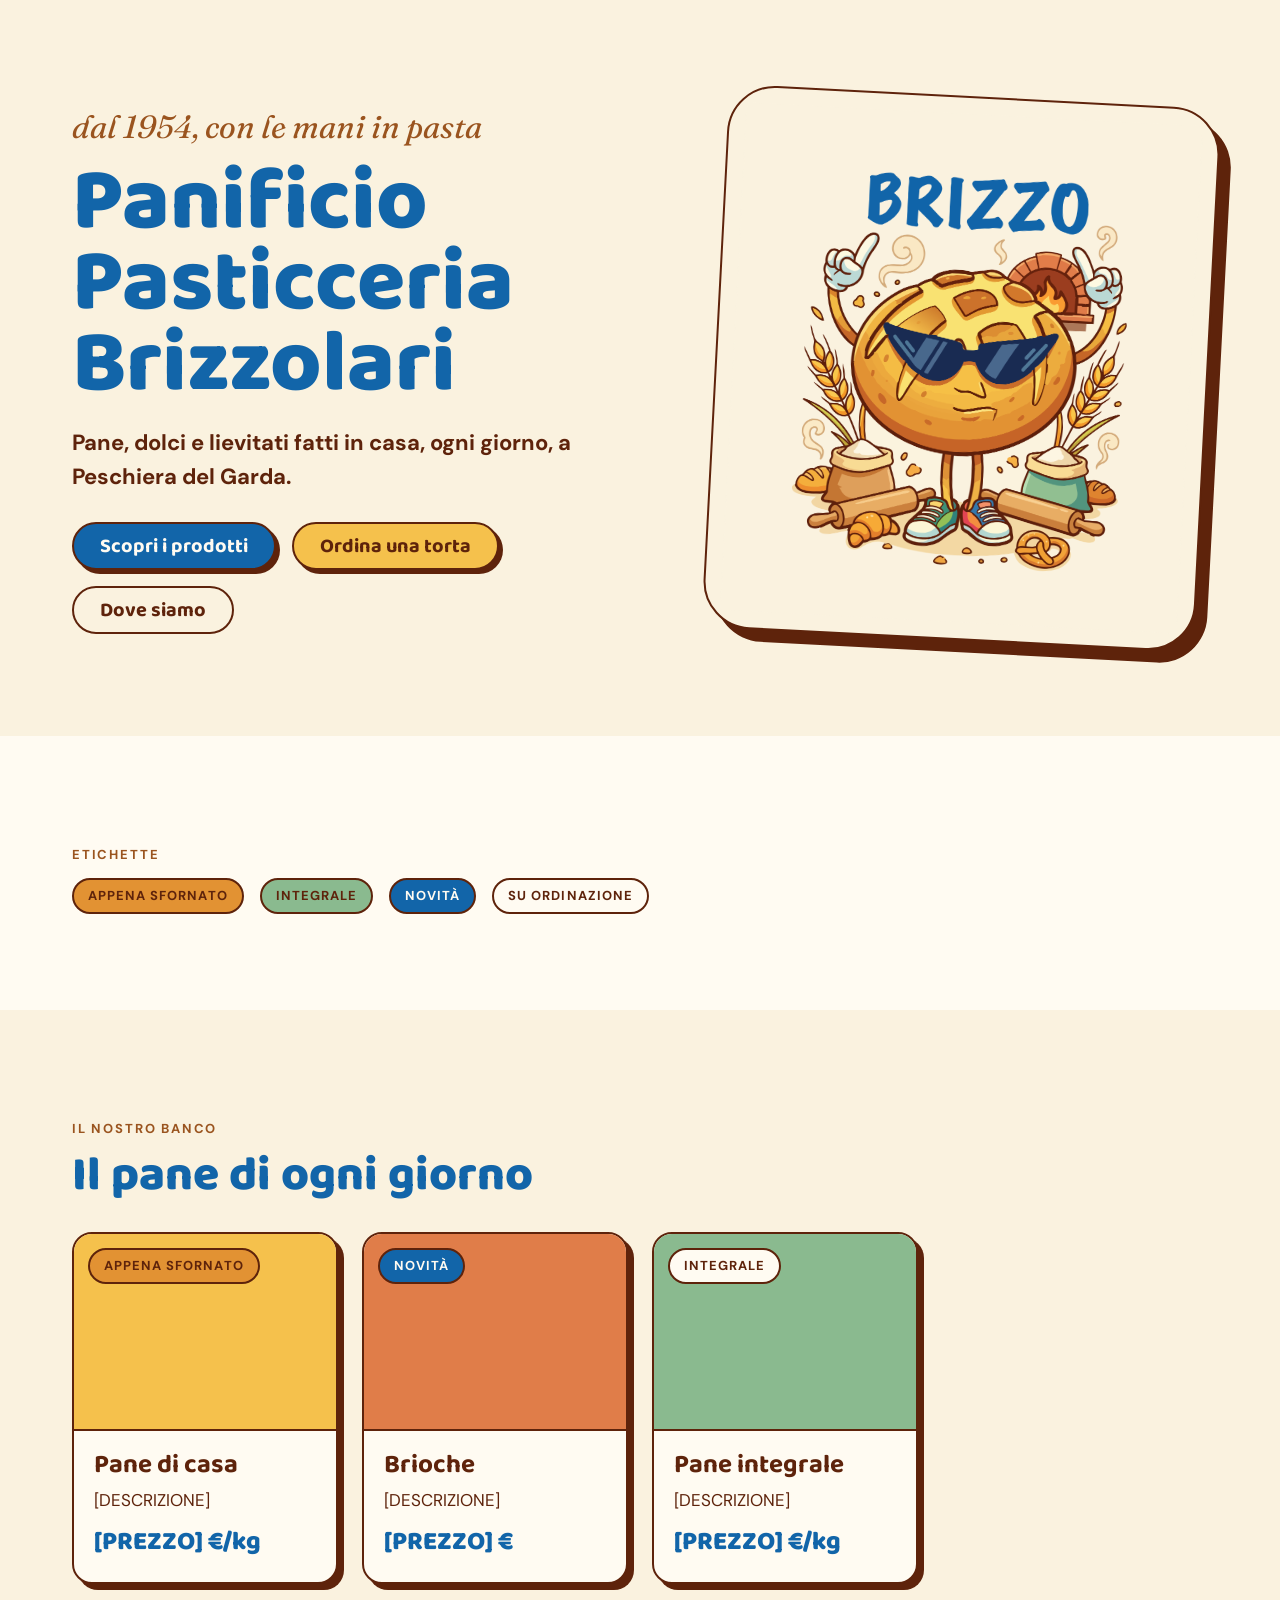
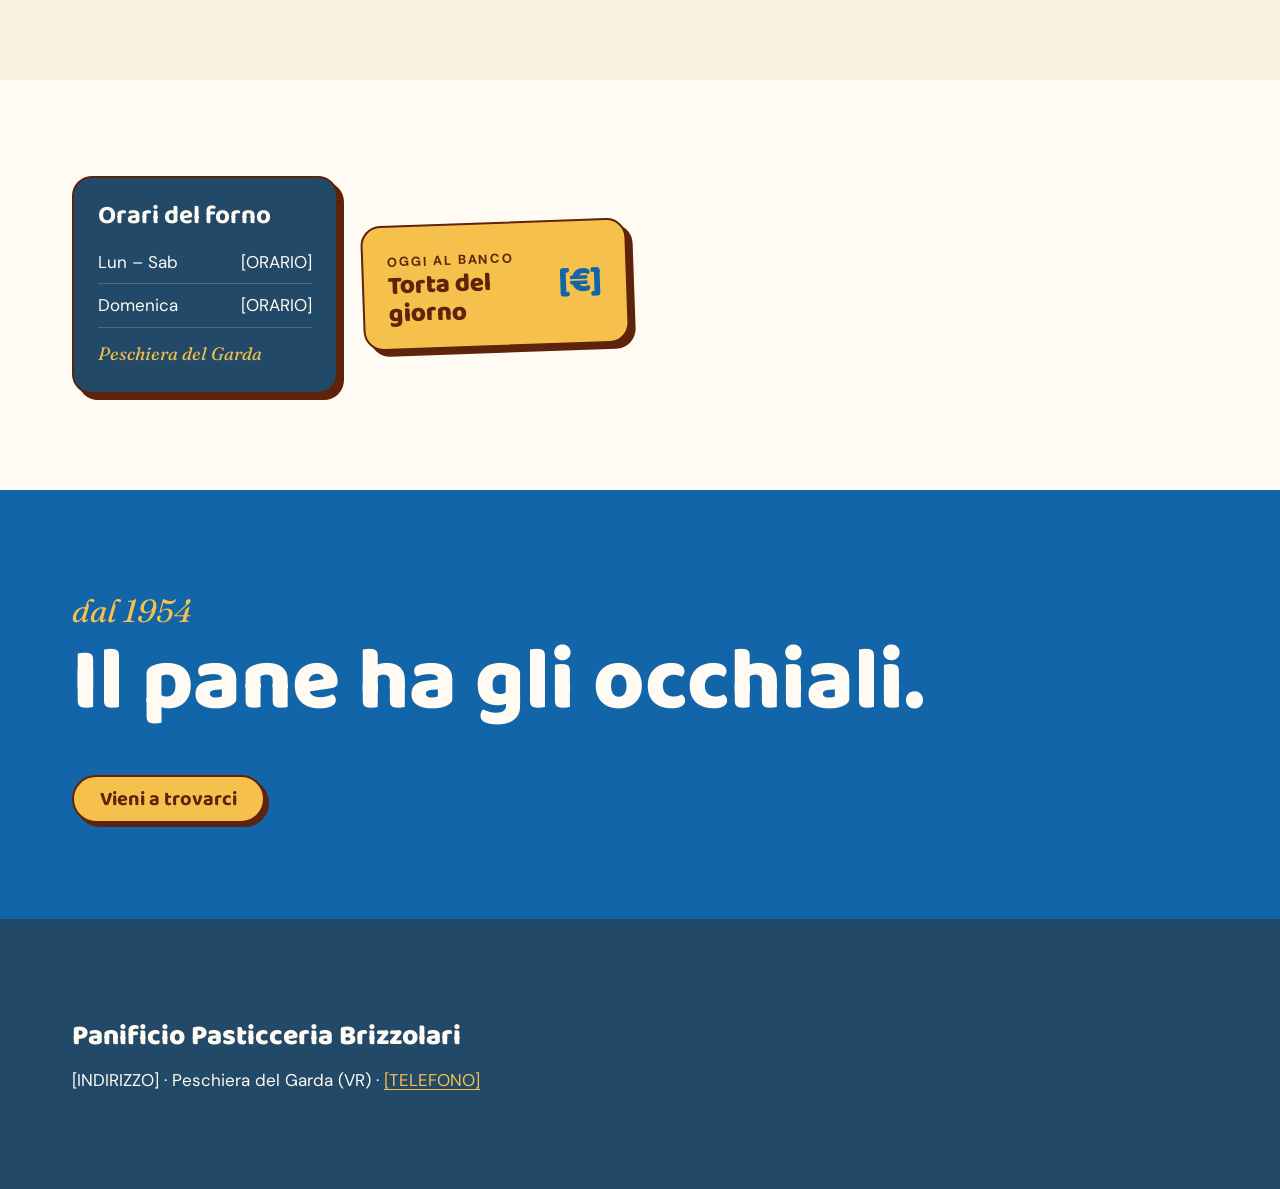
<file: componenti.html>
<!doctype html>
<html lang="it">
<head>
<meta charset="utf-8">
<meta name="viewport" content="width=device-width, initial-scale=1">
<title>Brizzolari – Componenti di riferimento</title>
<link rel="preconnect" href="https://fonts.googleapis.com">
<link rel="preconnect" href="https://fonts.gstatic.com" crossorigin>
<link href="https://fonts.googleapis.com/css2?family=Baloo+2:wght@600;700;800&family=Fraunces:ital,opsz,wght@0,9..144,500;1,9..144,400;1,9..144,600&family=DM+Sans:opsz,wght@9..40,400;9..40,500;9..40,700&display=swap" rel="stylesheet">
<link rel="stylesheet" href="tokens.css">
<style>
  .griglia { display: grid; gap: 24px; grid-template-columns: repeat(auto-fill, minmax(260px, 1fr)); }
  .riga { display: flex; flex-wrap: wrap; gap: 16px; align-items: center; }
  .hero { display: grid; gap: 40px; align-items: center; grid-template-columns: 1fr; }
  @media (min-width: 900px) { .hero { grid-template-columns: 1.1fr .9fr; } }
  .hero__logo { transform: rotate(3deg); }
</style>
</head>
<body>

<!-- HERO -->
<section class="sezione">
  <div class="contenitore hero">
    <div>
      <p class="accento" style="margin:0 0 12px">dal 1954, con le mani in pasta</p>
      <h1 class="display" style="margin:0 0 20px">Panificio<br>Pasticceria<br>Brizzolari</h1>
      <p class="sottotitolo" style="margin:0 0 28px; max-width:520px">Pane, dolci e lievitati fatti in casa, ogni giorno, a Peschiera del Garda.</p>
      <div class="riga">
        <a class="btn btn--primario" href="#prodotti">Scopri i prodotti</a>
        <a class="btn btn--oro" href="#torte">Ordina una torta</a>
        <a class="btn btn--contorno" href="#orari">Dove siamo</a>
      </div>
    </div>
    <div class="logo-riquadro hero__logo">
      <img src="assets/brizzo-logo.png" alt="Brizzo, la pagnotta con gli occhiali da sole, logo del Panificio Brizzolari">
    </div>
  </div>
</section>

<!-- ETICHETTE -->
<section class="sezione sezione--farina">
  <div class="contenitore">
    <p class="occhiello">Etichette</p>
    <div class="riga">
      <span class="tag tag--crosta">Appena sfornato</span>
      <span class="tag tag--salvia">Integrale</span>
      <span class="tag tag--blu">Novità</span>
      <span class="tag">Su ordinazione</span>
    </div>
  </div>
</section>

<!-- PRODOTTI -->
<section class="sezione" id="prodotti">
  <div class="contenitore">
    <p class="occhiello">Il nostro banco</p>
    <h2>Il pane di ogni giorno</h2>
    <div class="griglia" style="margin-top:32px">
      <article class="card card-prodotto">
        <div class="card-prodotto__media" style="background:var(--oro)">
          <span class="tag tag--crosta">Appena sfornato</span>
          <!-- sostituire con <img> della foto reale -->
        </div>
        <div class="card-prodotto__corpo">
          <h3 class="card-prodotto__nome">Pane di casa</h3>
          <p style="margin:0">[DESCRIZIONE]</p>
          <span class="card-prodotto__prezzo">[PREZZO] €/kg</span>
        </div>
      </article>
      <article class="card card-prodotto">
        <div class="card-prodotto__media" style="background:var(--mattone)">
          <span class="tag tag--blu">Novità</span>
        </div>
        <div class="card-prodotto__corpo">
          <h3 class="card-prodotto__nome">Brioche</h3>
          <p style="margin:0">[DESCRIZIONE]</p>
          <span class="card-prodotto__prezzo">[PREZZO] €</span>
        </div>
      </article>
      <article class="card card-prodotto">
        <div class="card-prodotto__media" style="background:var(--salvia)">
          <span class="tag">Integrale</span>
        </div>
        <div class="card-prodotto__corpo">
          <h3 class="card-prodotto__nome">Pane integrale</h3>
          <p style="margin:0">[DESCRIZIONE]</p>
          <span class="card-prodotto__prezzo">[PREZZO] €/kg</span>
        </div>
      </article>
    </div>
  </div>
</section>

<!-- ORARI + CARTELLINO -->
<section class="sezione sezione--farina" id="orari">
  <div class="contenitore griglia">
    <div class="card card-orari">
      <h3>Orari del forno</h3>
      <div class="card-orari__riga"><span>Lun – Sab</span><span>[ORARIO]</span></div>
      <div class="card-orari__riga"><span>Domenica</span><span>[ORARIO]</span></div>
      <p class="accento" style="margin:12px 0 0">Peschiera del Garda</p>
    </div>
    <div style="display:grid; place-items:center">
      <div class="cartellino">
        <div>
          <span class="occhiello" style="color:var(--bruno)">Oggi al banco</span>
          <div style="font-family:var(--font-titoli); font-weight:800; font-size:1.625rem; line-height:1.05">Torta del giorno</div>
        </div>
        <span style="font-family:var(--font-titoli); font-weight:800; font-size:2.25rem; color:var(--blu)">[€]</span>
      </div>
    </div>
  </div>
</section>

<!-- FASCIA BLU -->
<section class="sezione sezione--blu">
  <div class="contenitore">
    <p class="accento" style="color:var(--oro); margin:0 0 8px">dal 1954</p>
    <h2 class="display">Il pane ha gli occhiali.</h2>
    <a class="btn btn--oro" href="#orari" style="margin-top:16px">Vieni a trovarci</a>
  </div>
</section>

<footer class="footer sezione">
  <div class="contenitore">
    <p style="font-family:var(--font-titoli); font-weight:800; font-size:1.75rem; margin:0 0 8px">Panificio Pasticceria Brizzolari</p>
    <p style="margin:0">[INDIRIZZO] · Peschiera del Garda (VR) · <a href="tel:[TELEFONO]">[TELEFONO]</a></p>
  </div>
</footer>

</body>
</html>
</file>
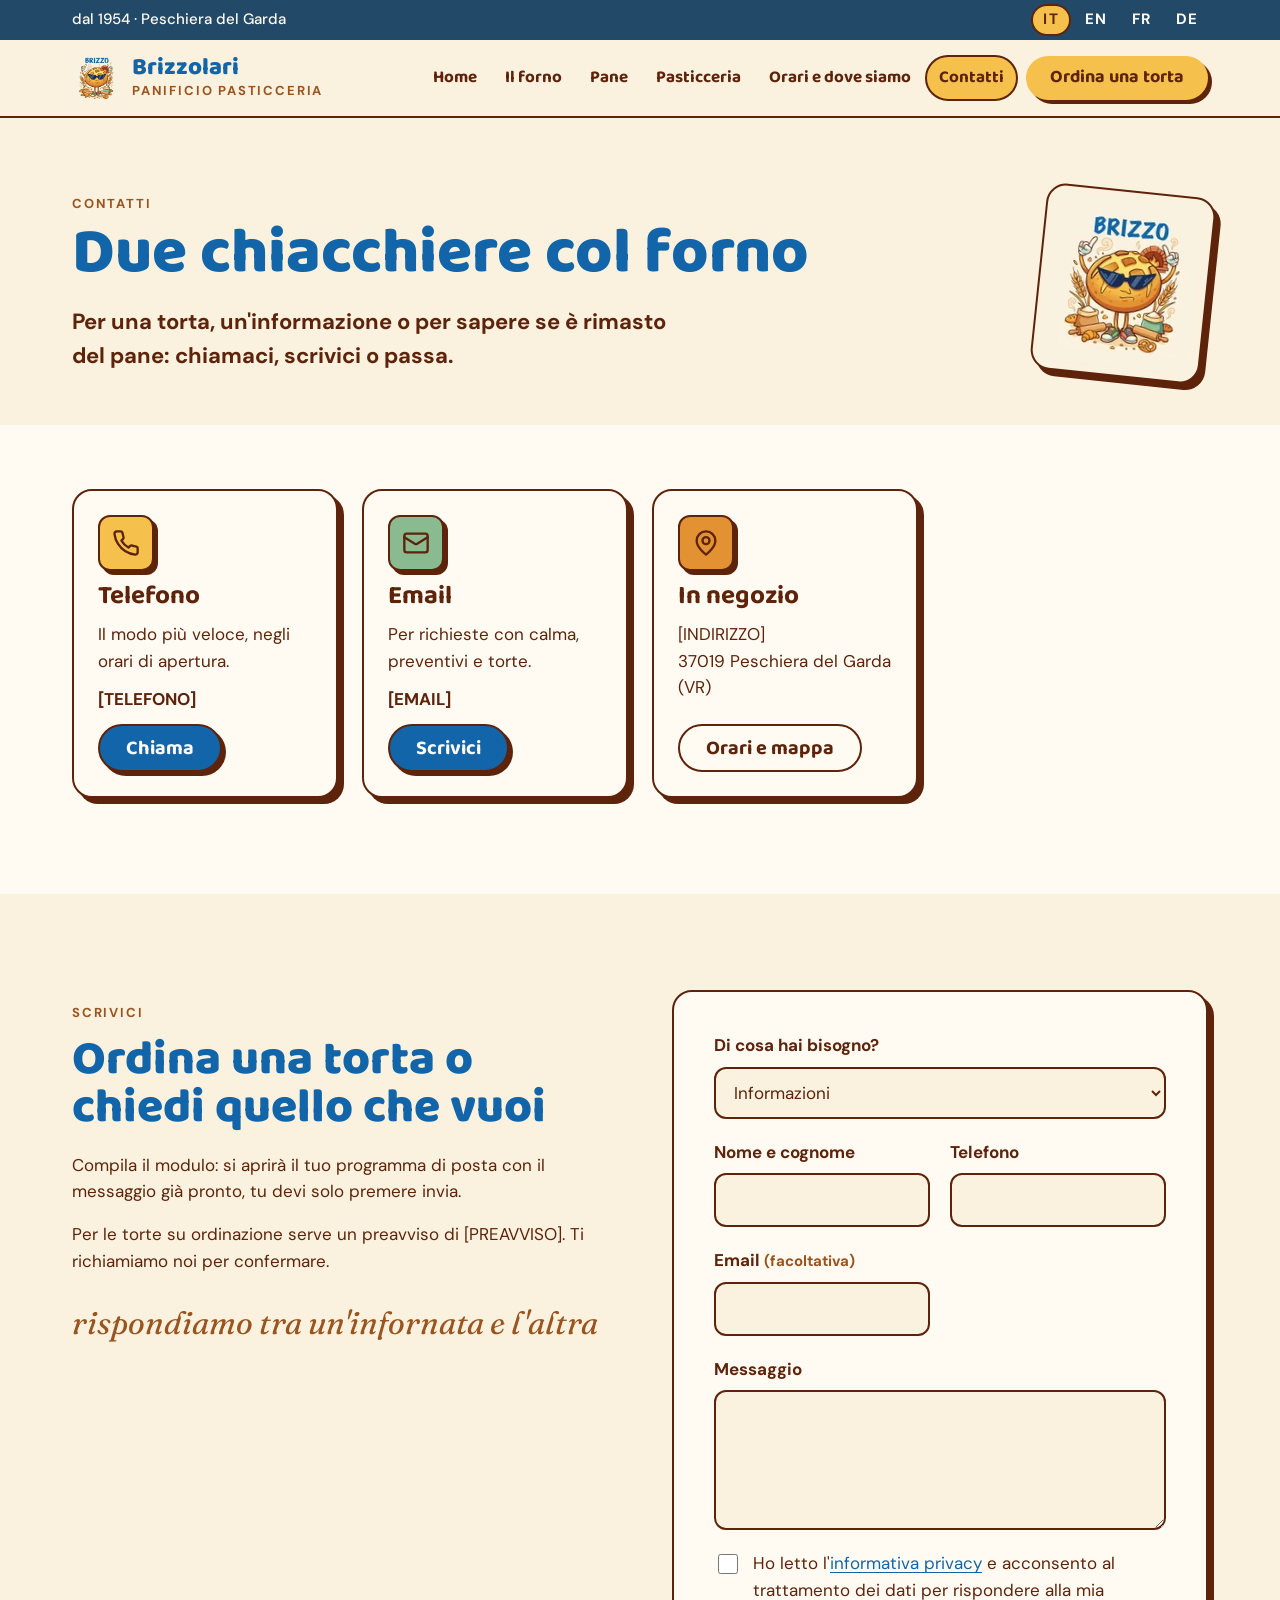
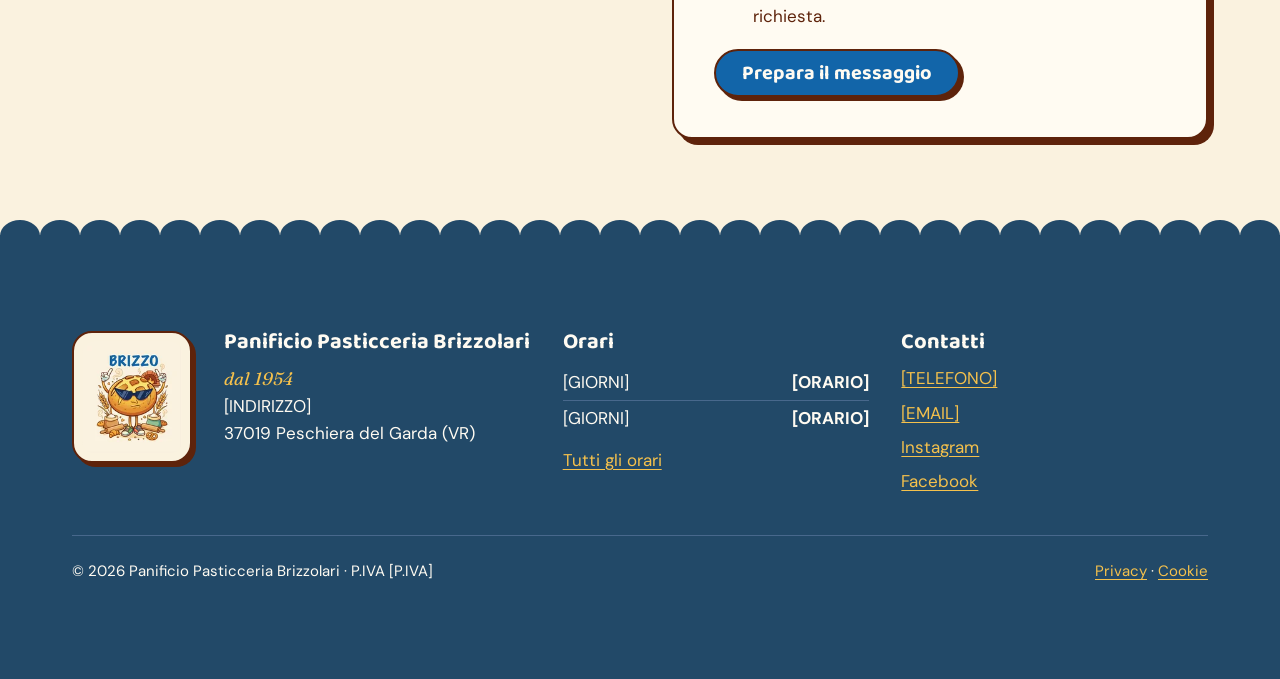
<file: contatti.html>
<!doctype html>
<html lang="it">
<head>
<meta charset="utf-8">
<meta name="viewport" content="width=device-width, initial-scale=1">
<title>Contatti · Panificio Brizzolari, Peschiera del Garda</title>
<meta name="description" content="Telefono, email e modulo per ordinare torte e chiedere informazioni al Panificio Pasticceria Brizzolari.">
<link rel="canonical" href="https://brizzolari.pressart.work/contatti">
<link rel="alternate" hreflang="it" href="https://brizzolari.pressart.work/contatti">
<link rel="alternate" hreflang="en" href="https://brizzolari.pressart.work/en/contact">
<link rel="alternate" hreflang="fr" href="https://brizzolari.pressart.work/fr/contact">
<link rel="alternate" hreflang="de" href="https://brizzolari.pressart.work/de/kontakt">
<link rel="alternate" hreflang="x-default" href="https://brizzolari.pressart.work/contatti">
<meta name="theme-color" content="#FAF2DF">
<meta property="og:title" content="Contatti · Panificio Brizzolari, Peschiera del Garda">
<meta property="og:description" content="Telefono, email e modulo per ordinare torte e chiedere informazioni al Panificio Pasticceria Brizzolari.">
<meta property="og:type" content="website">
<meta property="og:locale" content="it_IT">
<meta property="og:image" content="https://brizzolari.pressart.work/assets/brizzo-logo-640.png">
<link rel="icon" type="image/png" sizes="48x48" href="/assets/favicon-48.png">
<link rel="icon" type="image/png" sizes="512x512" href="/assets/favicon-512.png">
<link rel="apple-touch-icon" href="/assets/apple-touch-icon.png">
<link rel="preconnect" href="https://fonts.googleapis.com">
<link rel="preconnect" href="https://fonts.gstatic.com" crossorigin>
<link href="https://fonts.googleapis.com/css2?family=Baloo+2:wght@600;700;800&family=Fraunces:ital,opsz,wght@0,9..144,500;1,9..144,400;1,9..144,600&family=DM+Sans:opsz,wght@9..40,400;9..40,500;9..40,700&display=swap" rel="stylesheet">
<script>document.documentElement.classList.add("js")</script>
<link rel="stylesheet" href="/tokens.css">
<link rel="stylesheet" href="/css/sito.css">
<script src="/js/sito.js" defer></script>
</head>
<body>
<a class="salta" href="#contenuto">Vai al contenuto</a>

<div class="barra-alta">
  <div class="contenitore barra-alta__riga">
    <p>dal 1954<span class="solo-largo"> · Peschiera del Garda</span></p>
    <nav aria-label="Lingua"><ul class="lingue"><li><a href="/contatti" hreflang="it" lang="it" aria-label="Italiano" aria-current="true">IT</a></li><li><a href="/en/contact" hreflang="en" lang="en" aria-label="English">EN</a></li><li><a href="/fr/contact" hreflang="fr" lang="fr" aria-label="Français">FR</a></li><li><a href="/de/kontakt" hreflang="de" lang="de" aria-label="Deutsch">DE</a></li></ul></nav>
  </div>
</div>

<header class="testata">
  <div class="contenitore testata__barra">
    <a class="marchio" href="/">
      <picture><source srcset="/assets/brizzo-logo-160.webp" type="image/webp"><img src="/assets/brizzo-logo-160.png" width="160" height="178" alt=""></picture>
      <span><span class="marchio__nome">Brizzolari</span><span class="marchio__sotto">Panificio Pasticceria</span></span>
    </a>
    <button class="menu-toggle" type="button" aria-expanded="false" aria-controls="nav-principale">
      <svg class="icona" viewBox="0 0 24 24" aria-hidden="true" focusable="false"><path d="M4 6h16"/><path d="M4 12h16"/><path d="M4 18h16"/></svg><span>Menu</span>
    </button>
    <nav class="nav" id="nav-principale" aria-label="Principale">
      <ul>
        <li><a href="/">Home</a></li>
        <li><a href="/#forno">Il forno</a></li>
        <li><a href="/#pane">Pane</a></li>
        <li><a href="/#pasticceria">Pasticceria</a></li>
        <li><a href="/orari">Orari e dove siamo</a></li>
        <li><a href="/contatti" aria-current="page">Contatti</a></li>
        <li><a class="btn btn--oro" href="/contatti?tipo=torta#modulo">Ordina una torta</a></li>
      </ul>
    </nav>
  </div>
</header>

<main id="contenuto">

<section class="testa-pagina">
  <div class="contenitore testa-pagina__griglia">
    <div class="testa-pagina__brizzo" aria-hidden="true"><picture><source srcset="/assets/brizzo-logo-160.webp" type="image/webp"><img src="/assets/brizzo-logo-160.png" width="160" height="178" alt=""></picture></div>
    <p class="occhiello">Contatti</p>
    <h1>Due chiacchiere col forno</h1>
    <p class="sottotitolo">Per una torta, un'informazione o per sapere se è rimasto del pane: chiamaci, scrivici o passa.</p>
  </div>
</section>

<section class="sezione sezione--farina" style="padding-top:clamp(40px,6vw,64px)" aria-label="Recapiti">
  <div class="contenitore griglia">
    <article class="card contatto" data-rivela>
      <span class="contatto__icona" style="background:var(--oro)"><svg class="icona" viewBox="0 0 24 24" aria-hidden="true" focusable="false"><path d="M22 16.92v3a2 2 0 0 1-2.18 2 19.79 19.79 0 0 1-8.63-3.07 19.5 19.5 0 0 1-6-6 19.79 19.79 0 0 1-3.07-8.67A2 2 0 0 1 4.11 2h3a2 2 0 0 1 2 1.72 12.84 12.84 0 0 0 .7 2.81 2 2 0 0 1-.45 2.11L8.09 9.91a16 16 0 0 0 6 6l1.27-1.27a2 2 0 0 1 2.11-.45 12.84 12.84 0 0 0 2.81.7A2 2 0 0 1 22 16.92z"/></svg></span>
      <h2>Telefono</h2>
      <p>Il modo più veloce, negli orari di apertura.</p>
      <p><strong>[TELEFONO]</strong></p>
      <a class="btn btn--primario" href="tel:[TELEFONO]">Chiama</a>
    </article>
    <article class="card contatto" data-rivela>
      <span class="contatto__icona" style="background:var(--salvia)"><svg class="icona" viewBox="0 0 24 24" aria-hidden="true" focusable="false"><rect width="20" height="16" x="2" y="4" rx="2"/><path d="m22 7-8.97 5.7a1.94 1.94 0 0 1-2.06 0L2 7"/></svg></span>
      <h2>Email</h2>
      <p>Per richieste con calma, preventivi e torte.</p>
      <p><strong>[EMAIL]</strong></p>
      <a class="btn btn--primario" href="mailto:[EMAIL]">Scrivici</a>
    </article>
    <article class="card contatto" data-rivela>
      <span class="contatto__icona" style="background:var(--crosta)"><svg class="icona" viewBox="0 0 24 24" aria-hidden="true" focusable="false"><path d="M20 10c0 6-8 12-8 12s-8-6-8-12a8 8 0 0 1 16 0Z"/><circle cx="12" cy="10" r="3"/></svg></span>
      <h2>In negozio</h2>
      <p>[INDIRIZZO]<br>37019 Peschiera del Garda (VR)</p>
      <a class="btn btn--contorno" href="/orari">Orari e mappa</a>
    </article>
  </div>
</section>

<section class="sezione" id="modulo" aria-labelledby="titolo-modulo">
  <div class="contenitore due-colonne" style="align-items:start">
    <div>
      <p class="occhiello">Scrivici</p>
      <h2 id="titolo-modulo">Ordina una torta o chiedi quello che vuoi</h2>
      <p>Compila il modulo: si aprirà il tuo programma di posta con il messaggio già pronto, tu devi solo premere invia.</p>
      <p>Per le torte su ordinazione serve un preavviso di [PREAVVISO]. Ti richiamiamo noi per confermare.</p>
      <p class="accento" style="margin-top:var(--s-6)">rispondiamo tra un'infornata e l'altra</p>
    </div>
    <form class="card modulo" data-rivela id="modulo-contatti" data-email="[EMAIL]" data-testi="{&quot;errore&quot;: &quot;Manca qualcosa: compila i campi obbligatori e accetta l'informativa privacy.&quot;, &quot;richiesta&quot;: &quot;Richiesta&quot;, &quot;nome&quot;: &quot;Nome e cognome&quot;, &quot;telefono&quot;: &quot;Telefono&quot;, &quot;email&quot;: &quot;Email&quot;, &quot;data&quot;: &quot;Data di ritiro&quot;, &quot;lingua&quot;: &quot;IT&quot;}" novalidate>
      <div class="campo">
        <label for="f-motivo">Di cosa hai bisogno?</label>
        <select id="f-motivo" name="motivo">
          <option value="info">Informazioni</option>
          <option value="torta">Torta su ordinazione</option>
          <option value="altro">Altro</option>
        </select>
      </div>
      <div class="modulo__riga">
        <div class="campo">
          <label for="f-nome">Nome e cognome</label>
          <input id="f-nome" name="nome" type="text" autocomplete="name" required>
        </div>
        <div class="campo">
          <label for="f-telefono">Telefono</label>
          <input id="f-telefono" name="telefono" type="tel" autocomplete="tel" required>
        </div>
      </div>
      <div class="modulo__riga">
        <div class="campo">
          <label for="f-email">Email <span class="aiuto">(facoltativa)</span></label>
          <input id="f-email" name="email" type="email" autocomplete="email">
        </div>
        <div class="campo" data-solo-torta>
          <label for="f-data">Data di ritiro</label>
          <input id="f-data" name="data" type="date">
        </div>
      </div>
      <div class="campo">
        <label for="f-messaggio">Messaggio</label>
        <span class="aiuto" id="f-messaggio-aiuto" data-solo-torta>Per una torta: occasione, numero di persone, gusto, scritta.</span>
        <textarea id="f-messaggio" name="messaggio" aria-describedby="f-messaggio-aiuto" required></textarea>
      </div>
      <div class="campo">
        <label style="display:flex; gap:var(--s-3); align-items:flex-start; font-weight:400">
          <input type="checkbox" name="privacy" required style="width:20px; min-height:20px; margin-top:4px; flex:none">
          <span>Ho letto l'<a href="[LINK PRIVACY]">informativa privacy</a> e acconsento al trattamento dei dati per rispondere alla mia richiesta.</span>
        </label>
      </div>
      <p class="modulo__nota" role="alert" data-errore hidden></p>
      <button class="btn btn--primario" type="submit" style="justify-self:start">Prepara il messaggio</button>
    </form>
  </div>
</section>
</main>

<footer class="footer sezione bordo-onda">
  <div class="contenitore">
    <div class="footer__griglia">
      <div class="logo-riquadro">
        <picture><source srcset="/assets/brizzo-logo-160.webp" type="image/webp"><img src="/assets/brizzo-logo-160.png" width="160" height="178" alt="Brizzo, la pagnotta con gli occhiali da sole, logo del Panificio Brizzolari"></picture>
      </div>
      <div>
        <h2>Panificio Pasticceria Brizzolari</h2>
        <p class="accento">dal 1954</p>
        <address class="indirizzo">[INDIRIZZO]<br>37019 Peschiera del Garda (VR)</address>
      </div>
      <div>
        <h2>Orari</h2>
        <div class="card-orari__riga"><span>[GIORNI]</span><span>[ORARIO]</span></div>
        <div class="card-orari__riga"><span>[GIORNI]</span><span>[ORARIO]</span></div>
        <p style="margin-top:var(--s-3)"><a href="/orari">Tutti gli orari</a></p>
      </div>
      <div>
        <h2>Contatti</h2>
        <ul>
          <li><a href="tel:[TELEFONO]">[TELEFONO]</a></li>
          <li><a href="mailto:[EMAIL]">[EMAIL]</a></li>
          <li><a href="[LINK INSTAGRAM]">Instagram</a></li>
          <li><a href="[LINK FACEBOOK]">Facebook</a></li>
        </ul>
      </div>
    </div>
    <div class="footer__fondo">
      <p>© <span data-anno>2026</span> Panificio Pasticceria Brizzolari · P.IVA [P.IVA]</p>
      <p><a href="[LINK PRIVACY]">Privacy</a> · <a href="[LINK COOKIE]">Cookie</a></p>
    </div>
  </div>
</footer>

</body>
</html>
</file>
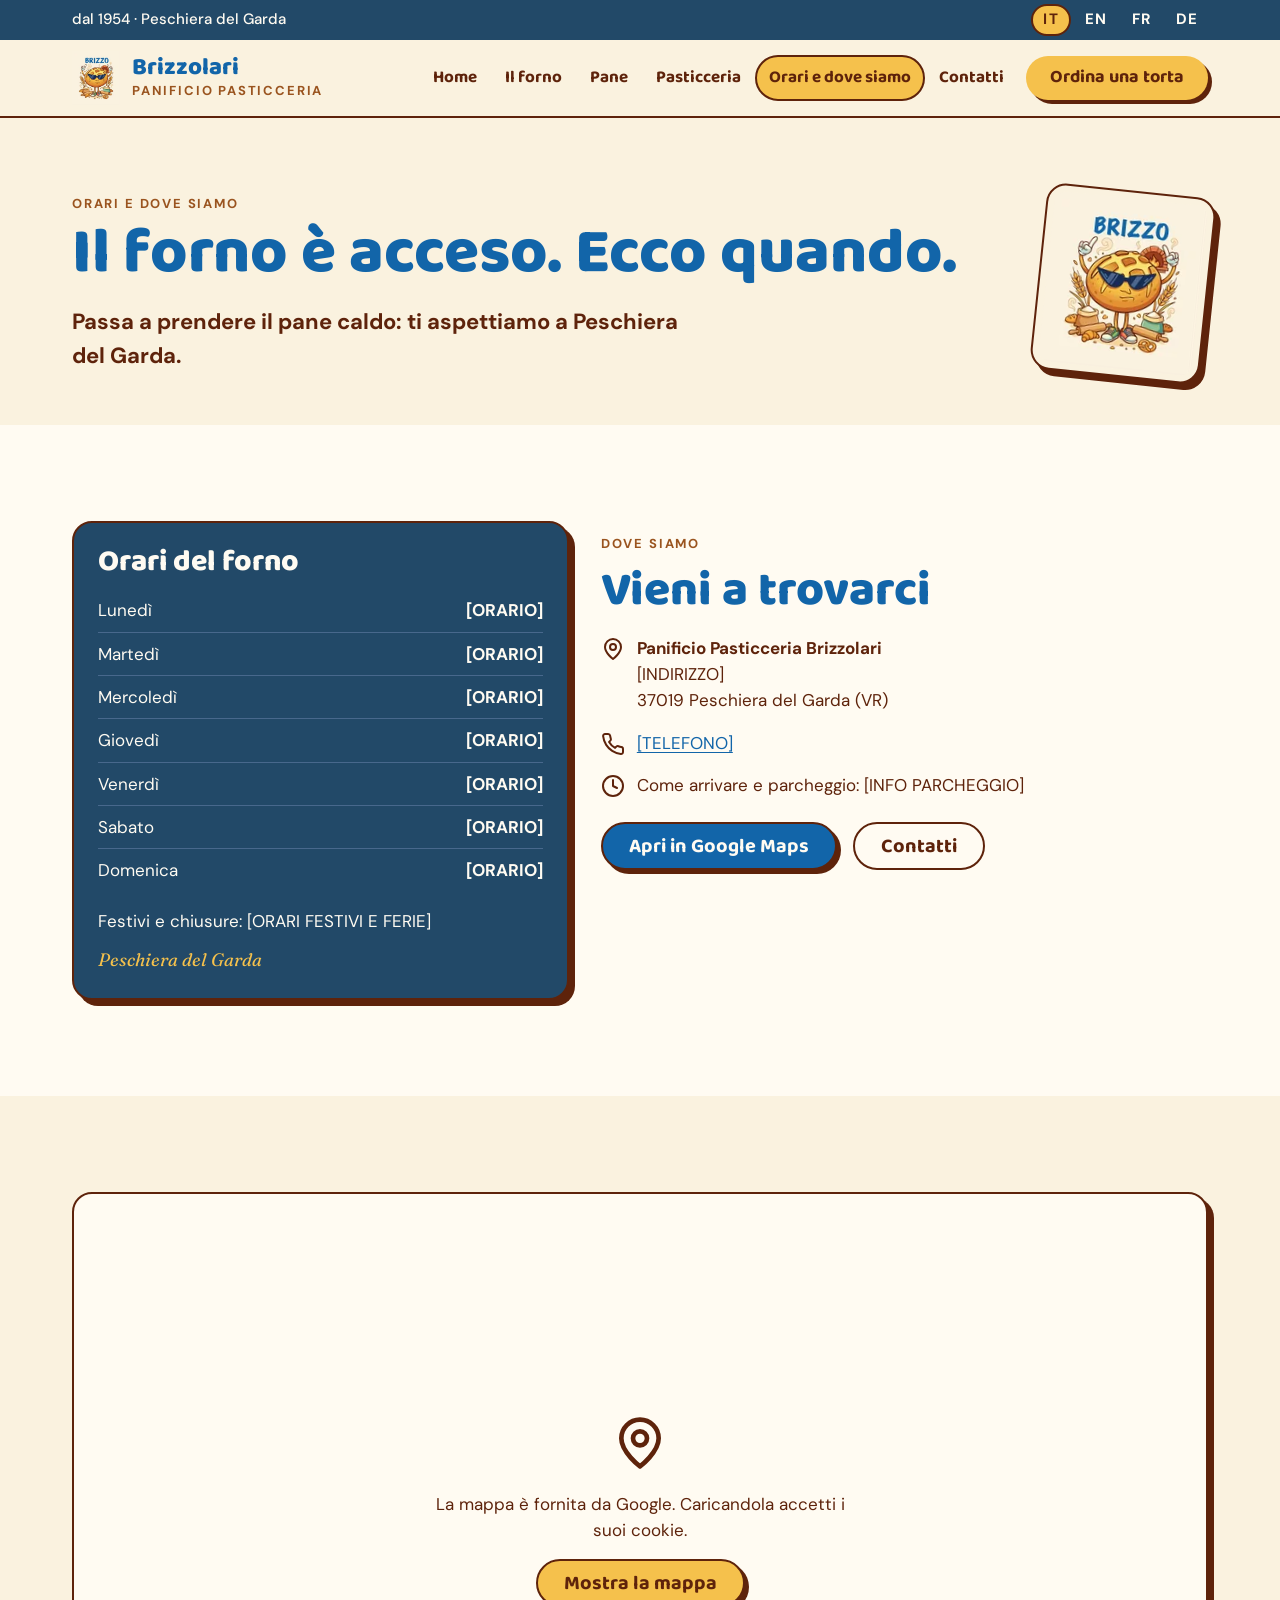
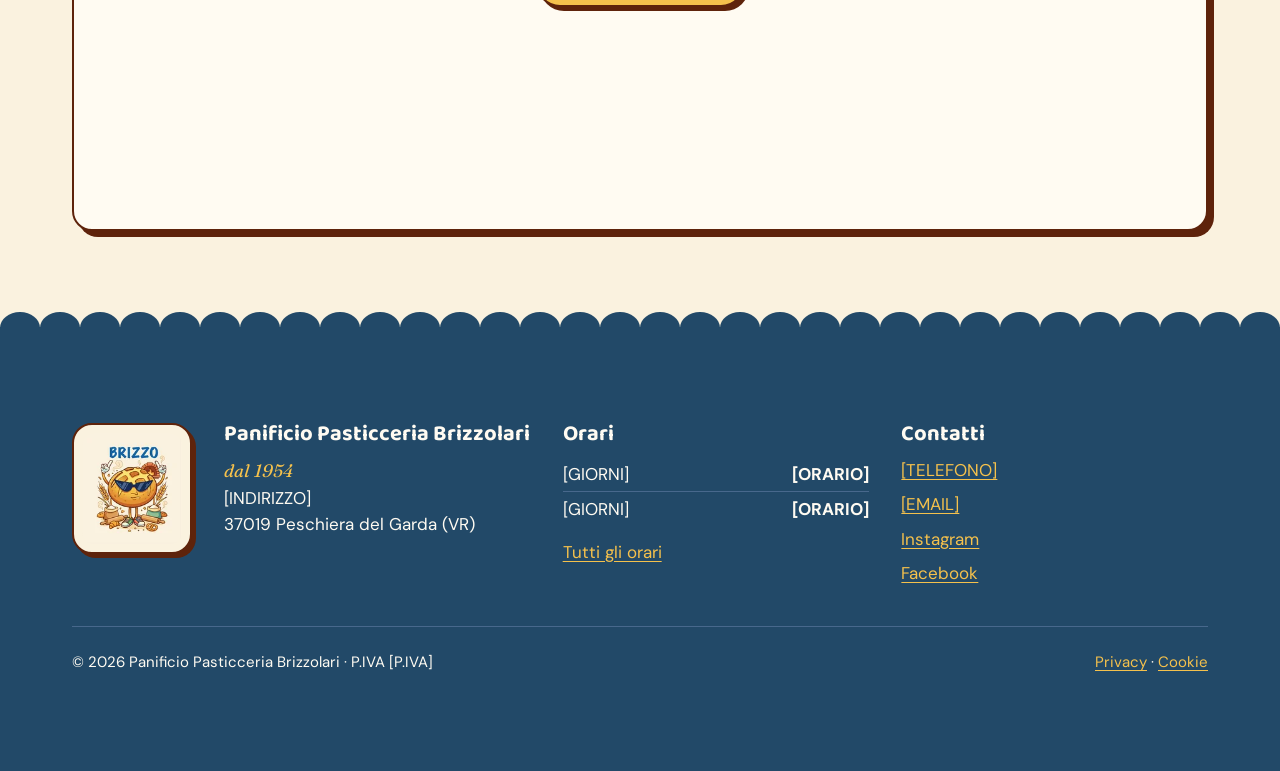
<file: orari.html>
<!doctype html>
<html lang="it">
<head>
<meta charset="utf-8">
<meta name="viewport" content="width=device-width, initial-scale=1">
<title>Orari e dove siamo · Panificio Brizzolari, Peschiera del Garda</title>
<meta name="description" content="Orari di apertura e indirizzo del Panificio Pasticceria Brizzolari a Peschiera del Garda (VR).">
<link rel="canonical" href="https://brizzolari.pressart.work/orari">
<link rel="alternate" hreflang="it" href="https://brizzolari.pressart.work/orari">
<link rel="alternate" hreflang="en" href="https://brizzolari.pressart.work/en/hours">
<link rel="alternate" hreflang="fr" href="https://brizzolari.pressart.work/fr/horaires">
<link rel="alternate" hreflang="de" href="https://brizzolari.pressart.work/de/zeiten">
<link rel="alternate" hreflang="x-default" href="https://brizzolari.pressart.work/orari">
<meta name="theme-color" content="#FAF2DF">
<meta property="og:title" content="Orari e dove siamo · Panificio Brizzolari, Peschiera del Garda">
<meta property="og:description" content="Orari di apertura e indirizzo del Panificio Pasticceria Brizzolari a Peschiera del Garda (VR).">
<meta property="og:type" content="website">
<meta property="og:locale" content="it_IT">
<meta property="og:image" content="https://brizzolari.pressart.work/assets/brizzo-logo-640.png">
<link rel="icon" type="image/png" sizes="48x48" href="/assets/favicon-48.png">
<link rel="icon" type="image/png" sizes="512x512" href="/assets/favicon-512.png">
<link rel="apple-touch-icon" href="/assets/apple-touch-icon.png">
<link rel="preconnect" href="https://fonts.googleapis.com">
<link rel="preconnect" href="https://fonts.gstatic.com" crossorigin>
<link href="https://fonts.googleapis.com/css2?family=Baloo+2:wght@600;700;800&family=Fraunces:ital,opsz,wght@0,9..144,500;1,9..144,400;1,9..144,600&family=DM+Sans:opsz,wght@9..40,400;9..40,500;9..40,700&display=swap" rel="stylesheet">
<script>document.documentElement.classList.add("js")</script>
<link rel="stylesheet" href="/tokens.css">
<link rel="stylesheet" href="/css/sito.css">
<script src="/js/sito.js" defer></script>
</head>
<body>
<a class="salta" href="#contenuto">Vai al contenuto</a>

<div class="barra-alta">
  <div class="contenitore barra-alta__riga">
    <p>dal 1954<span class="solo-largo"> · Peschiera del Garda</span></p>
    <nav aria-label="Lingua"><ul class="lingue"><li><a href="/orari" hreflang="it" lang="it" aria-label="Italiano" aria-current="true">IT</a></li><li><a href="/en/hours" hreflang="en" lang="en" aria-label="English">EN</a></li><li><a href="/fr/horaires" hreflang="fr" lang="fr" aria-label="Français">FR</a></li><li><a href="/de/zeiten" hreflang="de" lang="de" aria-label="Deutsch">DE</a></li></ul></nav>
  </div>
</div>

<header class="testata">
  <div class="contenitore testata__barra">
    <a class="marchio" href="/">
      <picture><source srcset="/assets/brizzo-logo-160.webp" type="image/webp"><img src="/assets/brizzo-logo-160.png" width="160" height="178" alt=""></picture>
      <span><span class="marchio__nome">Brizzolari</span><span class="marchio__sotto">Panificio Pasticceria</span></span>
    </a>
    <button class="menu-toggle" type="button" aria-expanded="false" aria-controls="nav-principale">
      <svg class="icona" viewBox="0 0 24 24" aria-hidden="true" focusable="false"><path d="M4 6h16"/><path d="M4 12h16"/><path d="M4 18h16"/></svg><span>Menu</span>
    </button>
    <nav class="nav" id="nav-principale" aria-label="Principale">
      <ul>
        <li><a href="/">Home</a></li>
        <li><a href="/#forno">Il forno</a></li>
        <li><a href="/#pane">Pane</a></li>
        <li><a href="/#pasticceria">Pasticceria</a></li>
        <li><a href="/orari" aria-current="page">Orari e dove siamo</a></li>
        <li><a href="/contatti">Contatti</a></li>
        <li><a class="btn btn--oro" href="/contatti?tipo=torta#modulo">Ordina una torta</a></li>
      </ul>
    </nav>
  </div>
</header>

<main id="contenuto">

<section class="testa-pagina">
  <div class="contenitore testa-pagina__griglia">
    <div class="testa-pagina__brizzo" aria-hidden="true"><picture><source srcset="/assets/brizzo-logo-160.webp" type="image/webp"><img src="/assets/brizzo-logo-160.png" width="160" height="178" alt=""></picture></div>
    <p class="occhiello">Orari e dove siamo</p>
    <h1>Il forno è acceso. Ecco quando.</h1>
    <p class="sottotitolo">Passa a prendere il pane caldo: ti aspettiamo a Peschiera del Garda.</p>
  </div>
</section>

<section class="sezione sezione--farina" aria-labelledby="titolo-orari">
  <div class="contenitore dove">
    <div class="card card-orari" data-rivela>
      <h2 id="titolo-orari" style="font-size:1.875rem">Orari del forno</h2>
      <dl>
        <div class="card-orari__riga"><dt>Lunedì</dt><dd>[ORARIO]</dd></div>
        <div class="card-orari__riga"><dt>Martedì</dt><dd>[ORARIO]</dd></div>
        <div class="card-orari__riga"><dt>Mercoledì</dt><dd>[ORARIO]</dd></div>
        <div class="card-orari__riga"><dt>Giovedì</dt><dd>[ORARIO]</dd></div>
        <div class="card-orari__riga"><dt>Venerdì</dt><dd>[ORARIO]</dd></div>
        <div class="card-orari__riga"><dt>Sabato</dt><dd>[ORARIO]</dd></div>
        <div class="card-orari__riga"><dt>Domenica</dt><dd>[ORARIO]</dd></div>
      </dl>
      <p style="margin:var(--s-4) 0 0">Festivi e chiusure: [ORARI FESTIVI E FERIE]</p>
      <p class="accento" style="margin:var(--s-3) 0 0">Peschiera del Garda</p>
    </div>
    <div>
      <p class="occhiello">Dove siamo</p>
      <h2>Vieni a trovarci</h2>
      <ul class="info-lista">
        <li><svg class="icona" viewBox="0 0 24 24" aria-hidden="true" focusable="false"><path d="M20 10c0 6-8 12-8 12s-8-6-8-12a8 8 0 0 1 16 0Z"/><circle cx="12" cy="10" r="3"/></svg><address class="indirizzo"><strong>Panificio Pasticceria Brizzolari</strong><br>[INDIRIZZO]<br>37019 Peschiera del Garda (VR)</address></li>
        <li><svg class="icona" viewBox="0 0 24 24" aria-hidden="true" focusable="false"><path d="M22 16.92v3a2 2 0 0 1-2.18 2 19.79 19.79 0 0 1-8.63-3.07 19.5 19.5 0 0 1-6-6 19.79 19.79 0 0 1-3.07-8.67A2 2 0 0 1 4.11 2h3a2 2 0 0 1 2 1.72 12.84 12.84 0 0 0 .7 2.81 2 2 0 0 1-.45 2.11L8.09 9.91a16 16 0 0 0 6 6l1.27-1.27a2 2 0 0 1 2.11-.45 12.84 12.84 0 0 0 2.81.7A2 2 0 0 1 22 16.92z"/></svg><span><a href="tel:[TELEFONO]">[TELEFONO]</a></span></li>
        <li><svg class="icona" viewBox="0 0 24 24" aria-hidden="true" focusable="false"><circle cx="12" cy="12" r="10"/><path d="M12 6v6l4 2"/></svg><span>Come arrivare e parcheggio: [INFO PARCHEGGIO]</span></li>
      </ul>
      <div class="riga" style="margin-top:var(--s-6)">
        <a class="btn btn--primario" href="https://www.google.com/maps/search/?api=1&amp;query=Panificio+Pasticceria+Brizzolari+Peschiera+del+Garda" target="_blank" rel="noopener">Apri in Google Maps</a>
        <a class="btn btn--contorno" href="/contatti">Contatti</a>
      </div>
    </div>
  </div>
</section>

<section class="sezione" aria-labelledby="titolo-mappa">
  <div class="contenitore">
    <h2 id="titolo-mappa" class="visivamente-nascosto">Mappa</h2>
    <div class="mappa" data-mappa="https://www.google.com/maps?q=Panificio+Pasticceria+Brizzolari+Peschiera+del+Garda&amp;hl=it&amp;output=embed" data-titolo="Mappa: Panificio Pasticceria Brizzolari, Peschiera del Garda">
      <div style="height:100%; display:grid; place-items:center; text-align:center; padding:var(--s-6)">
        <div>
          <svg class="icona" viewBox="0 0 24 24" aria-hidden="true" focusable="false" style="width:56px;height:56px"><path d="M20 10c0 6-8 12-8 12s-8-6-8-12a8 8 0 0 1 16 0Z"/><circle cx="12" cy="10" r="3"/></svg>
          <p style="margin:var(--s-3) 0 var(--s-4); max-width:420px">La mappa è fornita da Google. Caricandola accetti i suoi cookie.</p>
          <button class="btn btn--oro" type="button" data-carica-mappa>Mostra la mappa</button>
        </div>
      </div>
    </div>
  </div>
</section>
</main>

<footer class="footer sezione bordo-onda">
  <div class="contenitore">
    <div class="footer__griglia">
      <div class="logo-riquadro">
        <picture><source srcset="/assets/brizzo-logo-160.webp" type="image/webp"><img src="/assets/brizzo-logo-160.png" width="160" height="178" alt="Brizzo, la pagnotta con gli occhiali da sole, logo del Panificio Brizzolari"></picture>
      </div>
      <div>
        <h2>Panificio Pasticceria Brizzolari</h2>
        <p class="accento">dal 1954</p>
        <address class="indirizzo">[INDIRIZZO]<br>37019 Peschiera del Garda (VR)</address>
      </div>
      <div>
        <h2>Orari</h2>
        <div class="card-orari__riga"><span>[GIORNI]</span><span>[ORARIO]</span></div>
        <div class="card-orari__riga"><span>[GIORNI]</span><span>[ORARIO]</span></div>
        <p style="margin-top:var(--s-3)"><a href="/orari">Tutti gli orari</a></p>
      </div>
      <div>
        <h2>Contatti</h2>
        <ul>
          <li><a href="tel:[TELEFONO]">[TELEFONO]</a></li>
          <li><a href="mailto:[EMAIL]">[EMAIL]</a></li>
          <li><a href="[LINK INSTAGRAM]">Instagram</a></li>
          <li><a href="[LINK FACEBOOK]">Facebook</a></li>
        </ul>
      </div>
    </div>
    <div class="footer__fondo">
      <p>© <span data-anno>2026</span> Panificio Pasticceria Brizzolari · P.IVA [P.IVA]</p>
      <p><a href="[LINK PRIVACY]">Privacy</a> · <a href="[LINK COOKIE]">Cookie</a></p>
    </div>
  </div>
</footer>

</body>
</html>
</file>
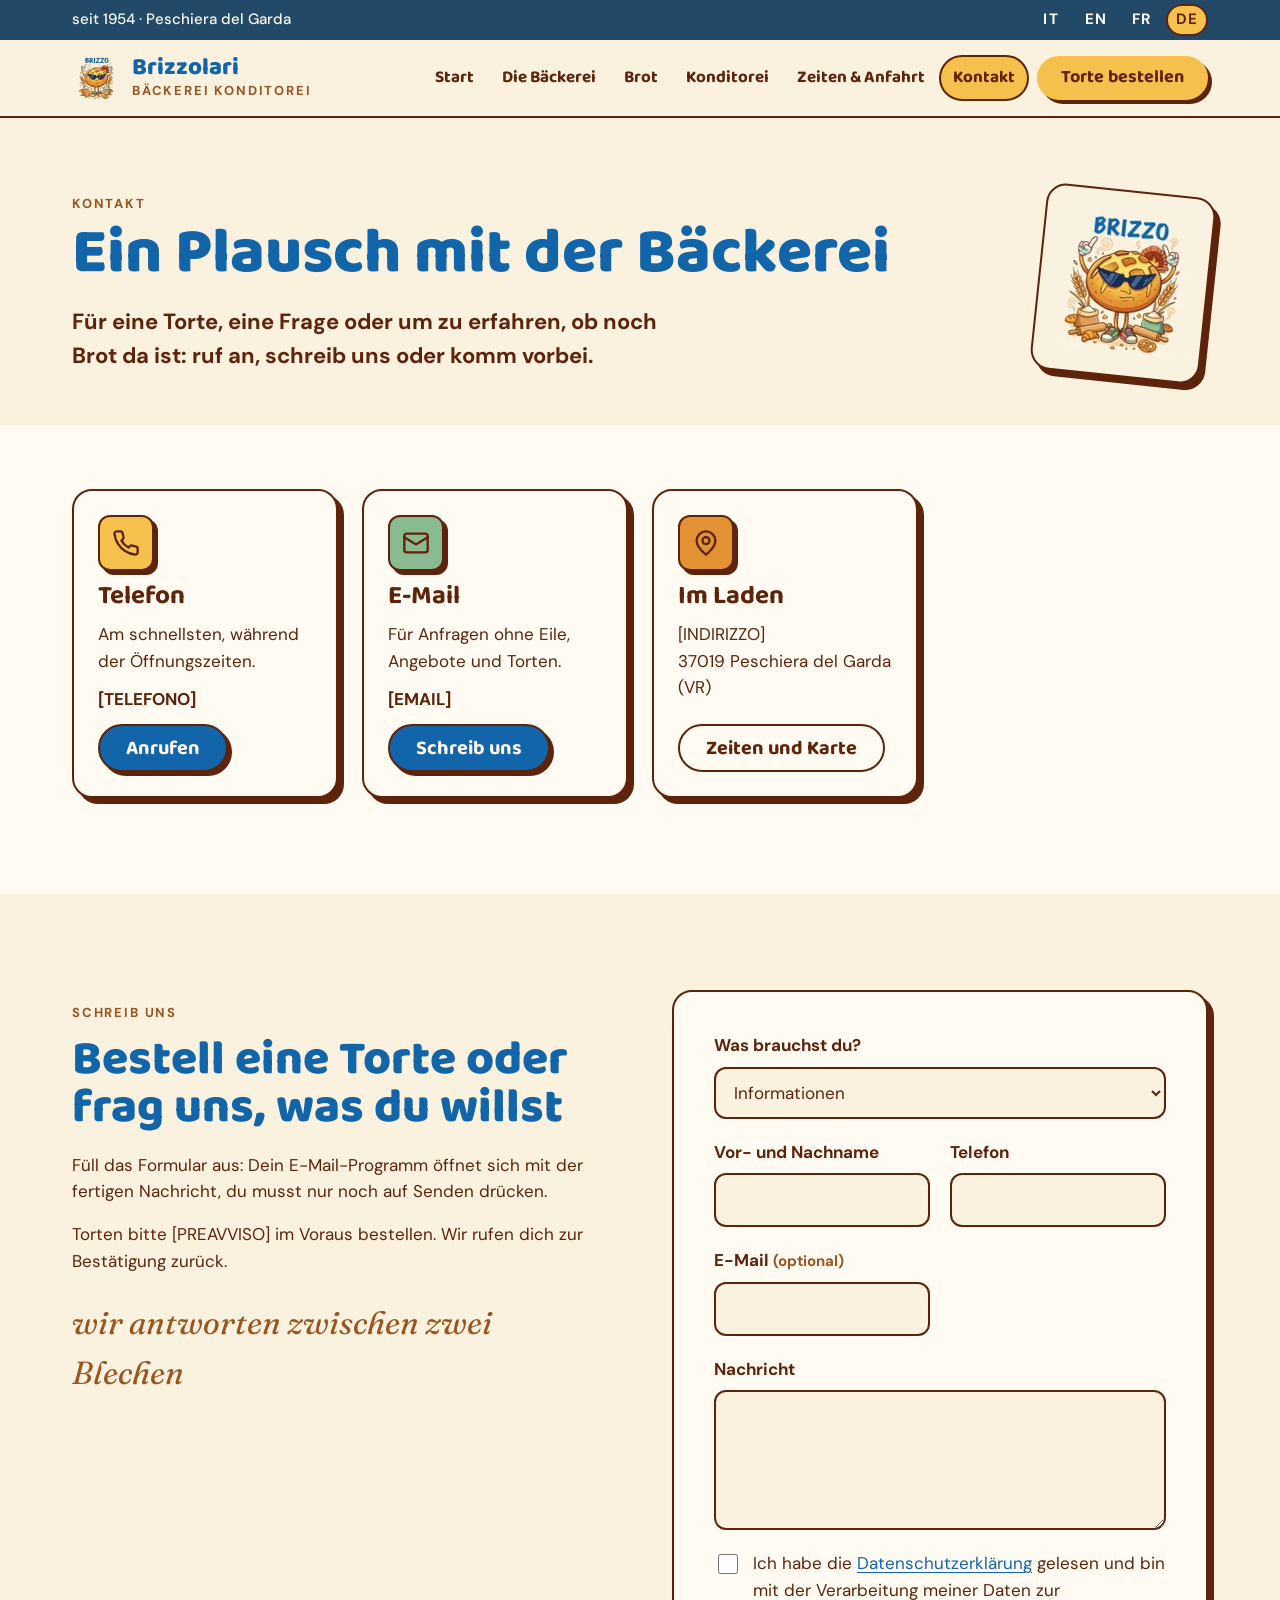
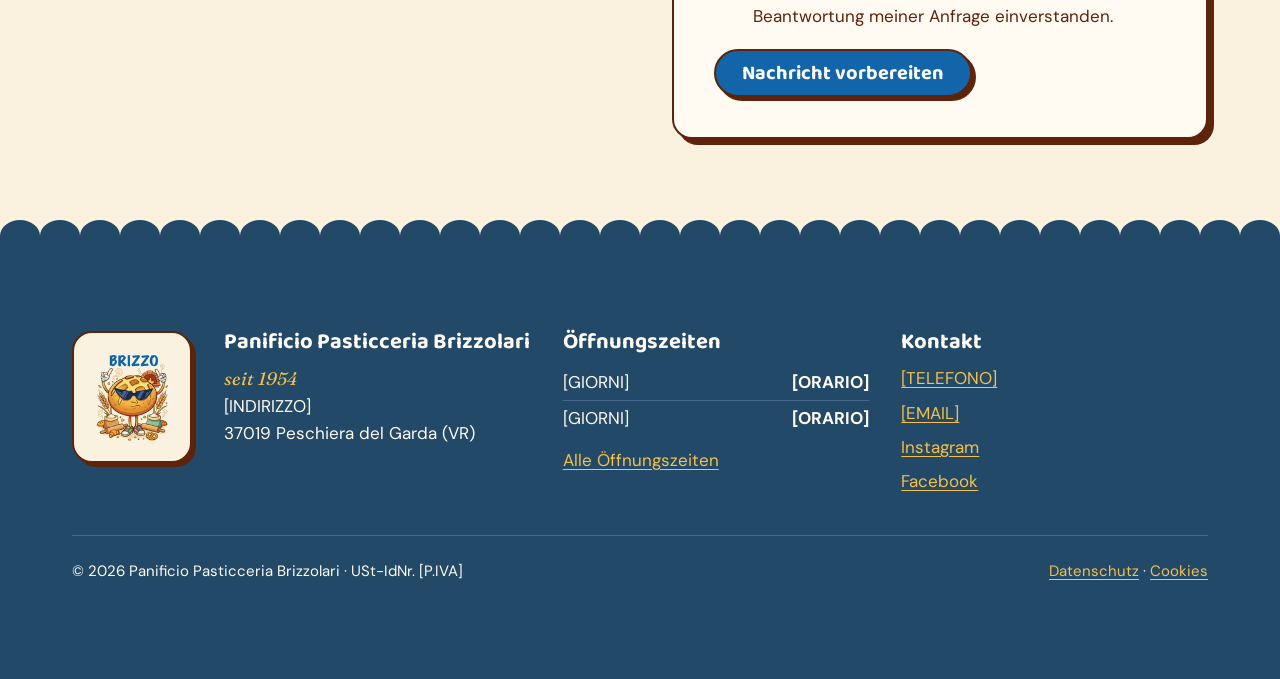
<file: de/kontakt.html>
<!doctype html>
<html lang="de">
<head>
<meta charset="utf-8">
<meta name="viewport" content="width=device-width, initial-scale=1">
<title>Kontakt · Panificio Brizzolari, Peschiera del Garda</title>
<meta name="description" content="Telefon, E-Mail und Formular, um beim Panificio Pasticceria Brizzolari eine Torte zu bestellen oder etwas zu fragen.">
<link rel="canonical" href="https://brizzolari.pressart.work/de/kontakt">
<link rel="alternate" hreflang="it" href="https://brizzolari.pressart.work/contatti">
<link rel="alternate" hreflang="en" href="https://brizzolari.pressart.work/en/contact">
<link rel="alternate" hreflang="fr" href="https://brizzolari.pressart.work/fr/contact">
<link rel="alternate" hreflang="de" href="https://brizzolari.pressart.work/de/kontakt">
<link rel="alternate" hreflang="x-default" href="https://brizzolari.pressart.work/contatti">
<meta name="theme-color" content="#FAF2DF">
<meta property="og:title" content="Kontakt · Panificio Brizzolari, Peschiera del Garda">
<meta property="og:description" content="Telefon, E-Mail und Formular, um beim Panificio Pasticceria Brizzolari eine Torte zu bestellen oder etwas zu fragen.">
<meta property="og:type" content="website">
<meta property="og:locale" content="de_DE">
<meta property="og:image" content="https://brizzolari.pressart.work/assets/brizzo-logo-640.png">
<link rel="icon" type="image/png" sizes="48x48" href="/assets/favicon-48.png">
<link rel="icon" type="image/png" sizes="512x512" href="/assets/favicon-512.png">
<link rel="apple-touch-icon" href="/assets/apple-touch-icon.png">
<link rel="preconnect" href="https://fonts.googleapis.com">
<link rel="preconnect" href="https://fonts.gstatic.com" crossorigin>
<link href="https://fonts.googleapis.com/css2?family=Baloo+2:wght@600;700;800&family=Fraunces:ital,opsz,wght@0,9..144,500;1,9..144,400;1,9..144,600&family=DM+Sans:opsz,wght@9..40,400;9..40,500;9..40,700&display=swap" rel="stylesheet">
<script>document.documentElement.classList.add("js")</script>
<link rel="stylesheet" href="/tokens.css">
<link rel="stylesheet" href="/css/sito.css">
<script src="/js/sito.js" defer></script>
</head>
<body>
<a class="salta" href="#contenuto">Zum Inhalt springen</a>

<div class="barra-alta">
  <div class="contenitore barra-alta__riga">
    <p>seit 1954<span class="solo-largo"> · Peschiera del Garda</span></p>
    <nav aria-label="Sprache"><ul class="lingue"><li><a href="/contatti" hreflang="it" lang="it" aria-label="Italiano">IT</a></li><li><a href="/en/contact" hreflang="en" lang="en" aria-label="English">EN</a></li><li><a href="/fr/contact" hreflang="fr" lang="fr" aria-label="Français">FR</a></li><li><a href="/de/kontakt" hreflang="de" lang="de" aria-label="Deutsch" aria-current="true">DE</a></li></ul></nav>
  </div>
</div>

<header class="testata">
  <div class="contenitore testata__barra">
    <a class="marchio" href="/de/">
      <picture><source srcset="/assets/brizzo-logo-160.webp" type="image/webp"><img src="/assets/brizzo-logo-160.png" width="160" height="178" alt=""></picture>
      <span><span class="marchio__nome">Brizzolari</span><span class="marchio__sotto">Bäckerei Konditorei</span></span>
    </a>
    <button class="menu-toggle" type="button" aria-expanded="false" aria-controls="nav-principale">
      <svg class="icona" viewBox="0 0 24 24" aria-hidden="true" focusable="false"><path d="M4 6h16"/><path d="M4 12h16"/><path d="M4 18h16"/></svg><span>Menü</span>
    </button>
    <nav class="nav" id="nav-principale" aria-label="Hauptmenü">
      <ul>
        <li><a href="/de/">Start</a></li>
        <li><a href="/de/#forno">Die Bäckerei</a></li>
        <li><a href="/de/#pane">Brot</a></li>
        <li><a href="/de/#pasticceria">Konditorei</a></li>
        <li><a href="/de/zeiten">Zeiten & Anfahrt</a></li>
        <li><a href="/de/kontakt" aria-current="page">Kontakt</a></li>
        <li><a class="btn btn--oro" href="/de/kontakt?tipo=torta#modulo">Torte bestellen</a></li>
      </ul>
    </nav>
  </div>
</header>

<main id="contenuto">

<section class="testa-pagina">
  <div class="contenitore testa-pagina__griglia">
    <div class="testa-pagina__brizzo" aria-hidden="true"><picture><source srcset="/assets/brizzo-logo-160.webp" type="image/webp"><img src="/assets/brizzo-logo-160.png" width="160" height="178" alt=""></picture></div>
    <p class="occhiello">Kontakt</p>
    <h1>Ein Plausch mit der Bäckerei</h1>
    <p class="sottotitolo">Für eine Torte, eine Frage oder um zu erfahren, ob noch Brot da ist: ruf an, schreib uns oder komm vorbei.</p>
  </div>
</section>

<section class="sezione sezione--farina" style="padding-top:clamp(40px,6vw,64px)" aria-label="Kontaktdaten">
  <div class="contenitore griglia">
    <article class="card contatto" data-rivela>
      <span class="contatto__icona" style="background:var(--oro)"><svg class="icona" viewBox="0 0 24 24" aria-hidden="true" focusable="false"><path d="M22 16.92v3a2 2 0 0 1-2.18 2 19.79 19.79 0 0 1-8.63-3.07 19.5 19.5 0 0 1-6-6 19.79 19.79 0 0 1-3.07-8.67A2 2 0 0 1 4.11 2h3a2 2 0 0 1 2 1.72 12.84 12.84 0 0 0 .7 2.81 2 2 0 0 1-.45 2.11L8.09 9.91a16 16 0 0 0 6 6l1.27-1.27a2 2 0 0 1 2.11-.45 12.84 12.84 0 0 0 2.81.7A2 2 0 0 1 22 16.92z"/></svg></span>
      <h2>Telefon</h2>
      <p>Am schnellsten, während der Öffnungszeiten.</p>
      <p><strong>[TELEFONO]</strong></p>
      <a class="btn btn--primario" href="tel:[TELEFONO]">Anrufen</a>
    </article>
    <article class="card contatto" data-rivela>
      <span class="contatto__icona" style="background:var(--salvia)"><svg class="icona" viewBox="0 0 24 24" aria-hidden="true" focusable="false"><rect width="20" height="16" x="2" y="4" rx="2"/><path d="m22 7-8.97 5.7a1.94 1.94 0 0 1-2.06 0L2 7"/></svg></span>
      <h2>E-Mail</h2>
      <p>Für Anfragen ohne Eile, Angebote und Torten.</p>
      <p><strong>[EMAIL]</strong></p>
      <a class="btn btn--primario" href="mailto:[EMAIL]">Schreib uns</a>
    </article>
    <article class="card contatto" data-rivela>
      <span class="contatto__icona" style="background:var(--crosta)"><svg class="icona" viewBox="0 0 24 24" aria-hidden="true" focusable="false"><path d="M20 10c0 6-8 12-8 12s-8-6-8-12a8 8 0 0 1 16 0Z"/><circle cx="12" cy="10" r="3"/></svg></span>
      <h2>Im Laden</h2>
      <p>[INDIRIZZO]<br>37019 Peschiera del Garda (VR)</p>
      <a class="btn btn--contorno" href="/de/zeiten">Zeiten und Karte</a>
    </article>
  </div>
</section>

<section class="sezione" id="modulo" aria-labelledby="titolo-modulo">
  <div class="contenitore due-colonne" style="align-items:start">
    <div>
      <p class="occhiello">Schreib uns</p>
      <h2 id="titolo-modulo">Bestell eine Torte oder frag uns, was du willst</h2>
      <p>Füll das Formular aus: Dein E-Mail-Programm öffnet sich mit der fertigen Nachricht, du musst nur noch auf Senden drücken.</p>
      <p>Torten bitte [PREAVVISO] im Voraus bestellen. Wir rufen dich zur Bestätigung zurück.</p>
      <p class="accento" style="margin-top:var(--s-6)">wir antworten zwischen zwei Blechen</p>
    </div>
    <form class="card modulo" data-rivela id="modulo-contatti" data-email="[EMAIL]" data-testi="{&quot;errore&quot;: &quot;Da fehlt noch was: Füll die Pflichtfelder aus und akzeptiere die Datenschutzerklärung.&quot;, &quot;richiesta&quot;: &quot;Anfrage&quot;, &quot;nome&quot;: &quot;Vor- und Nachname&quot;, &quot;telefono&quot;: &quot;Telefon&quot;, &quot;email&quot;: &quot;E-Mail&quot;, &quot;data&quot;: &quot;Abholdatum&quot;, &quot;lingua&quot;: &quot;DE&quot;}" novalidate>
      <div class="campo">
        <label for="f-motivo">Was brauchst du?</label>
        <select id="f-motivo" name="motivo">
          <option value="info">Informationen</option>
          <option value="torta">Torte auf Bestellung</option>
          <option value="altro">Sonstiges</option>
        </select>
      </div>
      <div class="modulo__riga">
        <div class="campo">
          <label for="f-nome">Vor- und Nachname</label>
          <input id="f-nome" name="nome" type="text" autocomplete="name" required>
        </div>
        <div class="campo">
          <label for="f-telefono">Telefon</label>
          <input id="f-telefono" name="telefono" type="tel" autocomplete="tel" required>
        </div>
      </div>
      <div class="modulo__riga">
        <div class="campo">
          <label for="f-email">E-Mail <span class="aiuto">(optional)</span></label>
          <input id="f-email" name="email" type="email" autocomplete="email">
        </div>
        <div class="campo" data-solo-torta>
          <label for="f-data">Abholdatum</label>
          <input id="f-data" name="data" type="date">
        </div>
      </div>
      <div class="campo">
        <label for="f-messaggio">Nachricht</label>
        <span class="aiuto" id="f-messaggio-aiuto" data-solo-torta>Für eine Torte: Anlass, Personenzahl, Geschmack, Aufschrift.</span>
        <textarea id="f-messaggio" name="messaggio" aria-describedby="f-messaggio-aiuto" required></textarea>
      </div>
      <div class="campo">
        <label style="display:flex; gap:var(--s-3); align-items:flex-start; font-weight:400">
          <input type="checkbox" name="privacy" required style="width:20px; min-height:20px; margin-top:4px; flex:none">
          <span>Ich habe die <a href="[LINK PRIVACY]">Datenschutzerklärung</a> gelesen und bin mit der Verarbeitung meiner Daten zur Beantwortung meiner Anfrage einverstanden.</span>
        </label>
      </div>
      <p class="modulo__nota" role="alert" data-errore hidden></p>
      <button class="btn btn--primario" type="submit" style="justify-self:start">Nachricht vorbereiten</button>
    </form>
  </div>
</section>
</main>

<footer class="footer sezione bordo-onda">
  <div class="contenitore">
    <div class="footer__griglia">
      <div class="logo-riquadro">
        <picture><source srcset="/assets/brizzo-logo-160.webp" type="image/webp"><img src="/assets/brizzo-logo-160.png" width="160" height="178" alt="Brizzo, das Brot mit Sonnenbrille, Logo des Panificio Brizzolari"></picture>
      </div>
      <div>
        <h2>Panificio Pasticceria Brizzolari</h2>
        <p class="accento">seit 1954</p>
        <address class="indirizzo">[INDIRIZZO]<br>37019 Peschiera del Garda (VR)</address>
      </div>
      <div>
        <h2>Öffnungszeiten</h2>
        <div class="card-orari__riga"><span>[GIORNI]</span><span>[ORARIO]</span></div>
        <div class="card-orari__riga"><span>[GIORNI]</span><span>[ORARIO]</span></div>
        <p style="margin-top:var(--s-3)"><a href="/de/zeiten">Alle Öffnungszeiten</a></p>
      </div>
      <div>
        <h2>Kontakt</h2>
        <ul>
          <li><a href="tel:[TELEFONO]">[TELEFONO]</a></li>
          <li><a href="mailto:[EMAIL]">[EMAIL]</a></li>
          <li><a href="[LINK INSTAGRAM]">Instagram</a></li>
          <li><a href="[LINK FACEBOOK]">Facebook</a></li>
        </ul>
      </div>
    </div>
    <div class="footer__fondo">
      <p>© <span data-anno>2026</span> Panificio Pasticceria Brizzolari · USt-IdNr. [P.IVA]</p>
      <p><a href="[LINK PRIVACY]">Datenschutz</a> · <a href="[LINK COOKIE]">Cookies</a></p>
    </div>
  </div>
</footer>

</body>
</html>
</file>
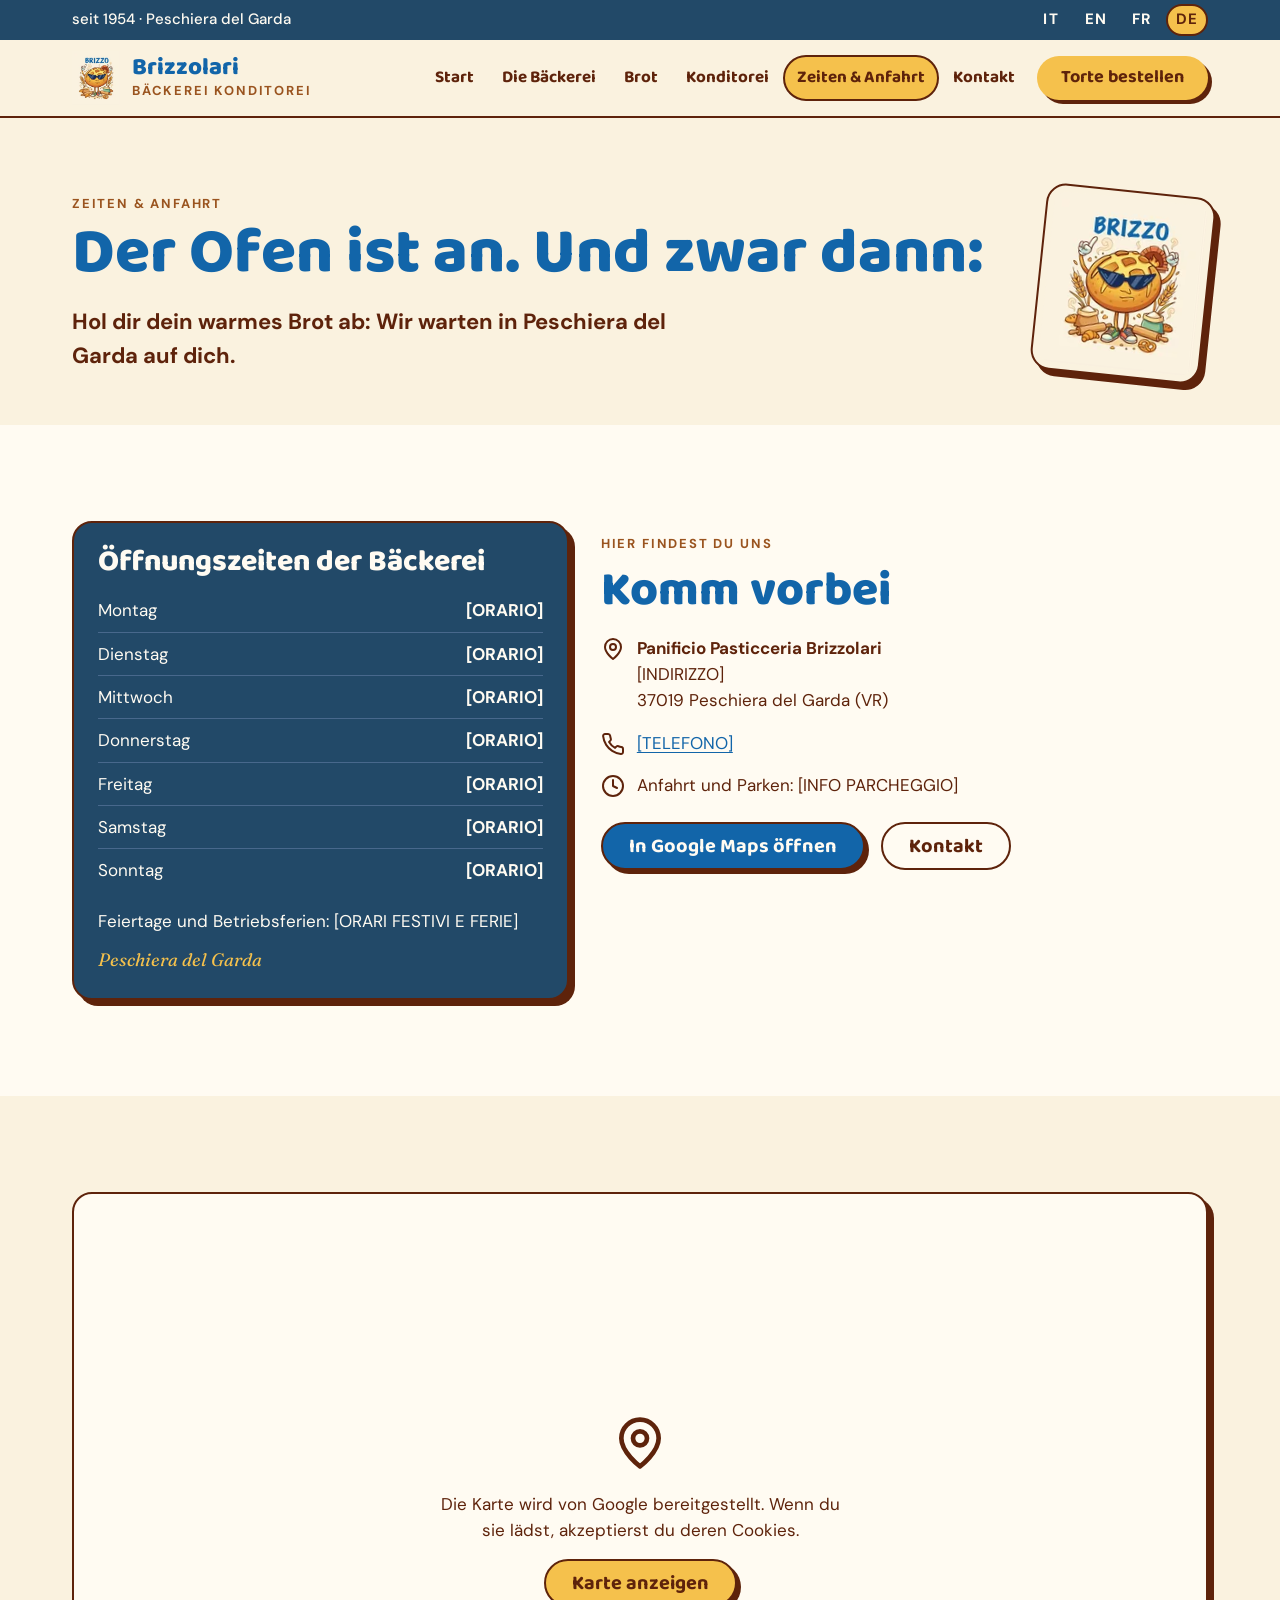
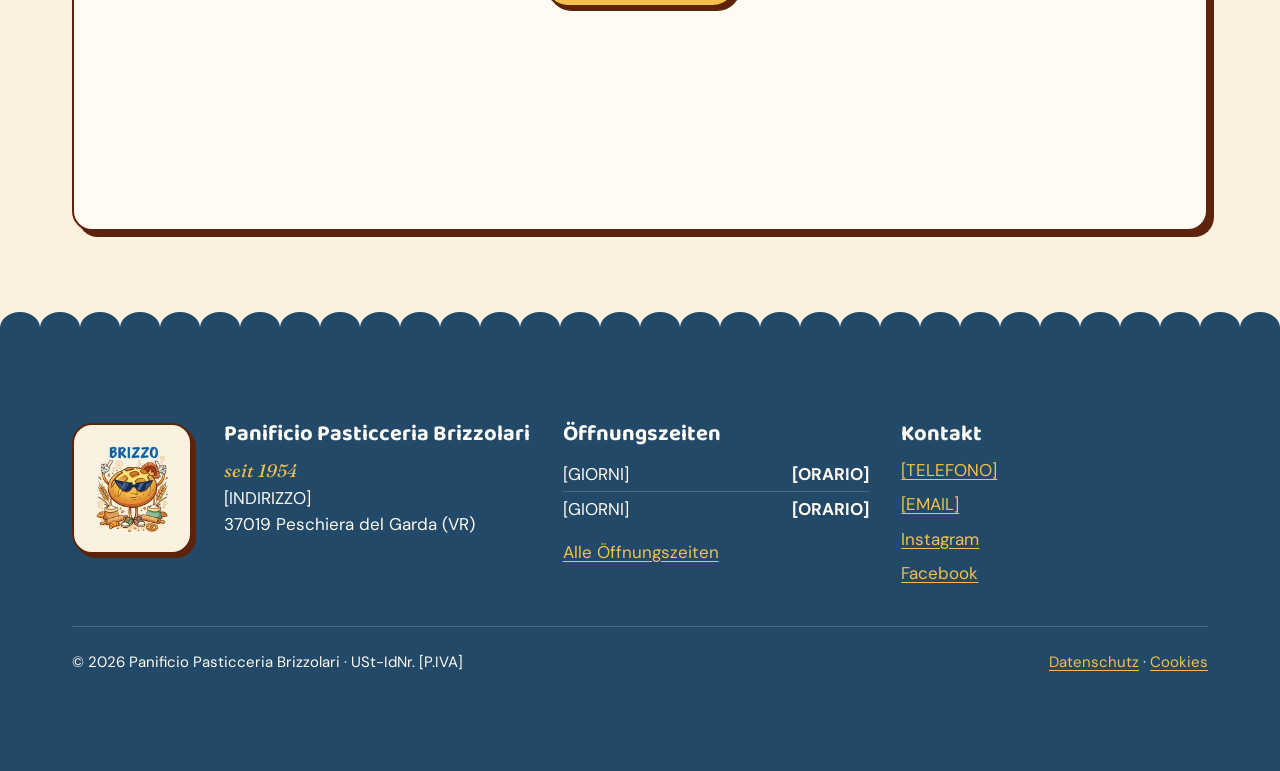
<file: de/zeiten.html>
<!doctype html>
<html lang="de">
<head>
<meta charset="utf-8">
<meta name="viewport" content="width=device-width, initial-scale=1">
<title>Öffnungszeiten & Anfahrt · Panificio Brizzolari, Peschiera del Garda</title>
<meta name="description" content="Öffnungszeiten und Adresse des Panificio Pasticceria Brizzolari, Bäckerei in Peschiera del Garda (Verona).">
<link rel="canonical" href="https://brizzolari.pressart.work/de/zeiten">
<link rel="alternate" hreflang="it" href="https://brizzolari.pressart.work/orari">
<link rel="alternate" hreflang="en" href="https://brizzolari.pressart.work/en/hours">
<link rel="alternate" hreflang="fr" href="https://brizzolari.pressart.work/fr/horaires">
<link rel="alternate" hreflang="de" href="https://brizzolari.pressart.work/de/zeiten">
<link rel="alternate" hreflang="x-default" href="https://brizzolari.pressart.work/orari">
<meta name="theme-color" content="#FAF2DF">
<meta property="og:title" content="Öffnungszeiten & Anfahrt · Panificio Brizzolari, Peschiera del Garda">
<meta property="og:description" content="Öffnungszeiten und Adresse des Panificio Pasticceria Brizzolari, Bäckerei in Peschiera del Garda (Verona).">
<meta property="og:type" content="website">
<meta property="og:locale" content="de_DE">
<meta property="og:image" content="https://brizzolari.pressart.work/assets/brizzo-logo-640.png">
<link rel="icon" type="image/png" sizes="48x48" href="/assets/favicon-48.png">
<link rel="icon" type="image/png" sizes="512x512" href="/assets/favicon-512.png">
<link rel="apple-touch-icon" href="/assets/apple-touch-icon.png">
<link rel="preconnect" href="https://fonts.googleapis.com">
<link rel="preconnect" href="https://fonts.gstatic.com" crossorigin>
<link href="https://fonts.googleapis.com/css2?family=Baloo+2:wght@600;700;800&family=Fraunces:ital,opsz,wght@0,9..144,500;1,9..144,400;1,9..144,600&family=DM+Sans:opsz,wght@9..40,400;9..40,500;9..40,700&display=swap" rel="stylesheet">
<script>document.documentElement.classList.add("js")</script>
<link rel="stylesheet" href="/tokens.css">
<link rel="stylesheet" href="/css/sito.css">
<script src="/js/sito.js" defer></script>
</head>
<body>
<a class="salta" href="#contenuto">Zum Inhalt springen</a>

<div class="barra-alta">
  <div class="contenitore barra-alta__riga">
    <p>seit 1954<span class="solo-largo"> · Peschiera del Garda</span></p>
    <nav aria-label="Sprache"><ul class="lingue"><li><a href="/orari" hreflang="it" lang="it" aria-label="Italiano">IT</a></li><li><a href="/en/hours" hreflang="en" lang="en" aria-label="English">EN</a></li><li><a href="/fr/horaires" hreflang="fr" lang="fr" aria-label="Français">FR</a></li><li><a href="/de/zeiten" hreflang="de" lang="de" aria-label="Deutsch" aria-current="true">DE</a></li></ul></nav>
  </div>
</div>

<header class="testata">
  <div class="contenitore testata__barra">
    <a class="marchio" href="/de/">
      <picture><source srcset="/assets/brizzo-logo-160.webp" type="image/webp"><img src="/assets/brizzo-logo-160.png" width="160" height="178" alt=""></picture>
      <span><span class="marchio__nome">Brizzolari</span><span class="marchio__sotto">Bäckerei Konditorei</span></span>
    </a>
    <button class="menu-toggle" type="button" aria-expanded="false" aria-controls="nav-principale">
      <svg class="icona" viewBox="0 0 24 24" aria-hidden="true" focusable="false"><path d="M4 6h16"/><path d="M4 12h16"/><path d="M4 18h16"/></svg><span>Menü</span>
    </button>
    <nav class="nav" id="nav-principale" aria-label="Hauptmenü">
      <ul>
        <li><a href="/de/">Start</a></li>
        <li><a href="/de/#forno">Die Bäckerei</a></li>
        <li><a href="/de/#pane">Brot</a></li>
        <li><a href="/de/#pasticceria">Konditorei</a></li>
        <li><a href="/de/zeiten" aria-current="page">Zeiten & Anfahrt</a></li>
        <li><a href="/de/kontakt">Kontakt</a></li>
        <li><a class="btn btn--oro" href="/de/kontakt?tipo=torta#modulo">Torte bestellen</a></li>
      </ul>
    </nav>
  </div>
</header>

<main id="contenuto">

<section class="testa-pagina">
  <div class="contenitore testa-pagina__griglia">
    <div class="testa-pagina__brizzo" aria-hidden="true"><picture><source srcset="/assets/brizzo-logo-160.webp" type="image/webp"><img src="/assets/brizzo-logo-160.png" width="160" height="178" alt=""></picture></div>
    <p class="occhiello">Zeiten & Anfahrt</p>
    <h1>Der Ofen ist an. Und zwar dann:</h1>
    <p class="sottotitolo">Hol dir dein warmes Brot ab: Wir warten in Peschiera del Garda auf dich.</p>
  </div>
</section>

<section class="sezione sezione--farina" aria-labelledby="titolo-orari">
  <div class="contenitore dove">
    <div class="card card-orari" data-rivela>
      <h2 id="titolo-orari" style="font-size:1.875rem">Öffnungszeiten der Bäckerei</h2>
      <dl>
        <div class="card-orari__riga"><dt>Montag</dt><dd>[ORARIO]</dd></div>
        <div class="card-orari__riga"><dt>Dienstag</dt><dd>[ORARIO]</dd></div>
        <div class="card-orari__riga"><dt>Mittwoch</dt><dd>[ORARIO]</dd></div>
        <div class="card-orari__riga"><dt>Donnerstag</dt><dd>[ORARIO]</dd></div>
        <div class="card-orari__riga"><dt>Freitag</dt><dd>[ORARIO]</dd></div>
        <div class="card-orari__riga"><dt>Samstag</dt><dd>[ORARIO]</dd></div>
        <div class="card-orari__riga"><dt>Sonntag</dt><dd>[ORARIO]</dd></div>
      </dl>
      <p style="margin:var(--s-4) 0 0">Feiertage und Betriebsferien: [ORARI FESTIVI E FERIE]</p>
      <p class="accento" style="margin:var(--s-3) 0 0">Peschiera del Garda</p>
    </div>
    <div>
      <p class="occhiello">Hier findest du uns</p>
      <h2>Komm vorbei</h2>
      <ul class="info-lista">
        <li><svg class="icona" viewBox="0 0 24 24" aria-hidden="true" focusable="false"><path d="M20 10c0 6-8 12-8 12s-8-6-8-12a8 8 0 0 1 16 0Z"/><circle cx="12" cy="10" r="3"/></svg><address class="indirizzo"><strong>Panificio Pasticceria Brizzolari</strong><br>[INDIRIZZO]<br>37019 Peschiera del Garda (VR)</address></li>
        <li><svg class="icona" viewBox="0 0 24 24" aria-hidden="true" focusable="false"><path d="M22 16.92v3a2 2 0 0 1-2.18 2 19.79 19.79 0 0 1-8.63-3.07 19.5 19.5 0 0 1-6-6 19.79 19.79 0 0 1-3.07-8.67A2 2 0 0 1 4.11 2h3a2 2 0 0 1 2 1.72 12.84 12.84 0 0 0 .7 2.81 2 2 0 0 1-.45 2.11L8.09 9.91a16 16 0 0 0 6 6l1.27-1.27a2 2 0 0 1 2.11-.45 12.84 12.84 0 0 0 2.81.7A2 2 0 0 1 22 16.92z"/></svg><span><a href="tel:[TELEFONO]">[TELEFONO]</a></span></li>
        <li><svg class="icona" viewBox="0 0 24 24" aria-hidden="true" focusable="false"><circle cx="12" cy="12" r="10"/><path d="M12 6v6l4 2"/></svg><span>Anfahrt und Parken: [INFO PARCHEGGIO]</span></li>
      </ul>
      <div class="riga" style="margin-top:var(--s-6)">
        <a class="btn btn--primario" href="https://www.google.com/maps/search/?api=1&amp;query=Panificio+Pasticceria+Brizzolari+Peschiera+del+Garda" target="_blank" rel="noopener">In Google Maps öffnen</a>
        <a class="btn btn--contorno" href="/de/kontakt">Kontakt</a>
      </div>
    </div>
  </div>
</section>

<section class="sezione" aria-labelledby="titolo-mappa">
  <div class="contenitore">
    <h2 id="titolo-mappa" class="visivamente-nascosto">Karte</h2>
    <div class="mappa" data-mappa="https://www.google.com/maps?q=Panificio+Pasticceria+Brizzolari+Peschiera+del+Garda&amp;hl=de&amp;output=embed" data-titolo="Karte: Panificio Pasticceria Brizzolari, Peschiera del Garda">
      <div style="height:100%; display:grid; place-items:center; text-align:center; padding:var(--s-6)">
        <div>
          <svg class="icona" viewBox="0 0 24 24" aria-hidden="true" focusable="false" style="width:56px;height:56px"><path d="M20 10c0 6-8 12-8 12s-8-6-8-12a8 8 0 0 1 16 0Z"/><circle cx="12" cy="10" r="3"/></svg>
          <p style="margin:var(--s-3) 0 var(--s-4); max-width:420px">Die Karte wird von Google bereitgestellt. Wenn du sie lädst, akzeptierst du deren Cookies.</p>
          <button class="btn btn--oro" type="button" data-carica-mappa>Karte anzeigen</button>
        </div>
      </div>
    </div>
  </div>
</section>
</main>

<footer class="footer sezione bordo-onda">
  <div class="contenitore">
    <div class="footer__griglia">
      <div class="logo-riquadro">
        <picture><source srcset="/assets/brizzo-logo-160.webp" type="image/webp"><img src="/assets/brizzo-logo-160.png" width="160" height="178" alt="Brizzo, das Brot mit Sonnenbrille, Logo des Panificio Brizzolari"></picture>
      </div>
      <div>
        <h2>Panificio Pasticceria Brizzolari</h2>
        <p class="accento">seit 1954</p>
        <address class="indirizzo">[INDIRIZZO]<br>37019 Peschiera del Garda (VR)</address>
      </div>
      <div>
        <h2>Öffnungszeiten</h2>
        <div class="card-orari__riga"><span>[GIORNI]</span><span>[ORARIO]</span></div>
        <div class="card-orari__riga"><span>[GIORNI]</span><span>[ORARIO]</span></div>
        <p style="margin-top:var(--s-3)"><a href="/de/zeiten">Alle Öffnungszeiten</a></p>
      </div>
      <div>
        <h2>Kontakt</h2>
        <ul>
          <li><a href="tel:[TELEFONO]">[TELEFONO]</a></li>
          <li><a href="mailto:[EMAIL]">[EMAIL]</a></li>
          <li><a href="[LINK INSTAGRAM]">Instagram</a></li>
          <li><a href="[LINK FACEBOOK]">Facebook</a></li>
        </ul>
      </div>
    </div>
    <div class="footer__fondo">
      <p>© <span data-anno>2026</span> Panificio Pasticceria Brizzolari · USt-IdNr. [P.IVA]</p>
      <p><a href="[LINK PRIVACY]">Datenschutz</a> · <a href="[LINK COOKIE]">Cookies</a></p>
    </div>
  </div>
</footer>

</body>
</html>
</file>
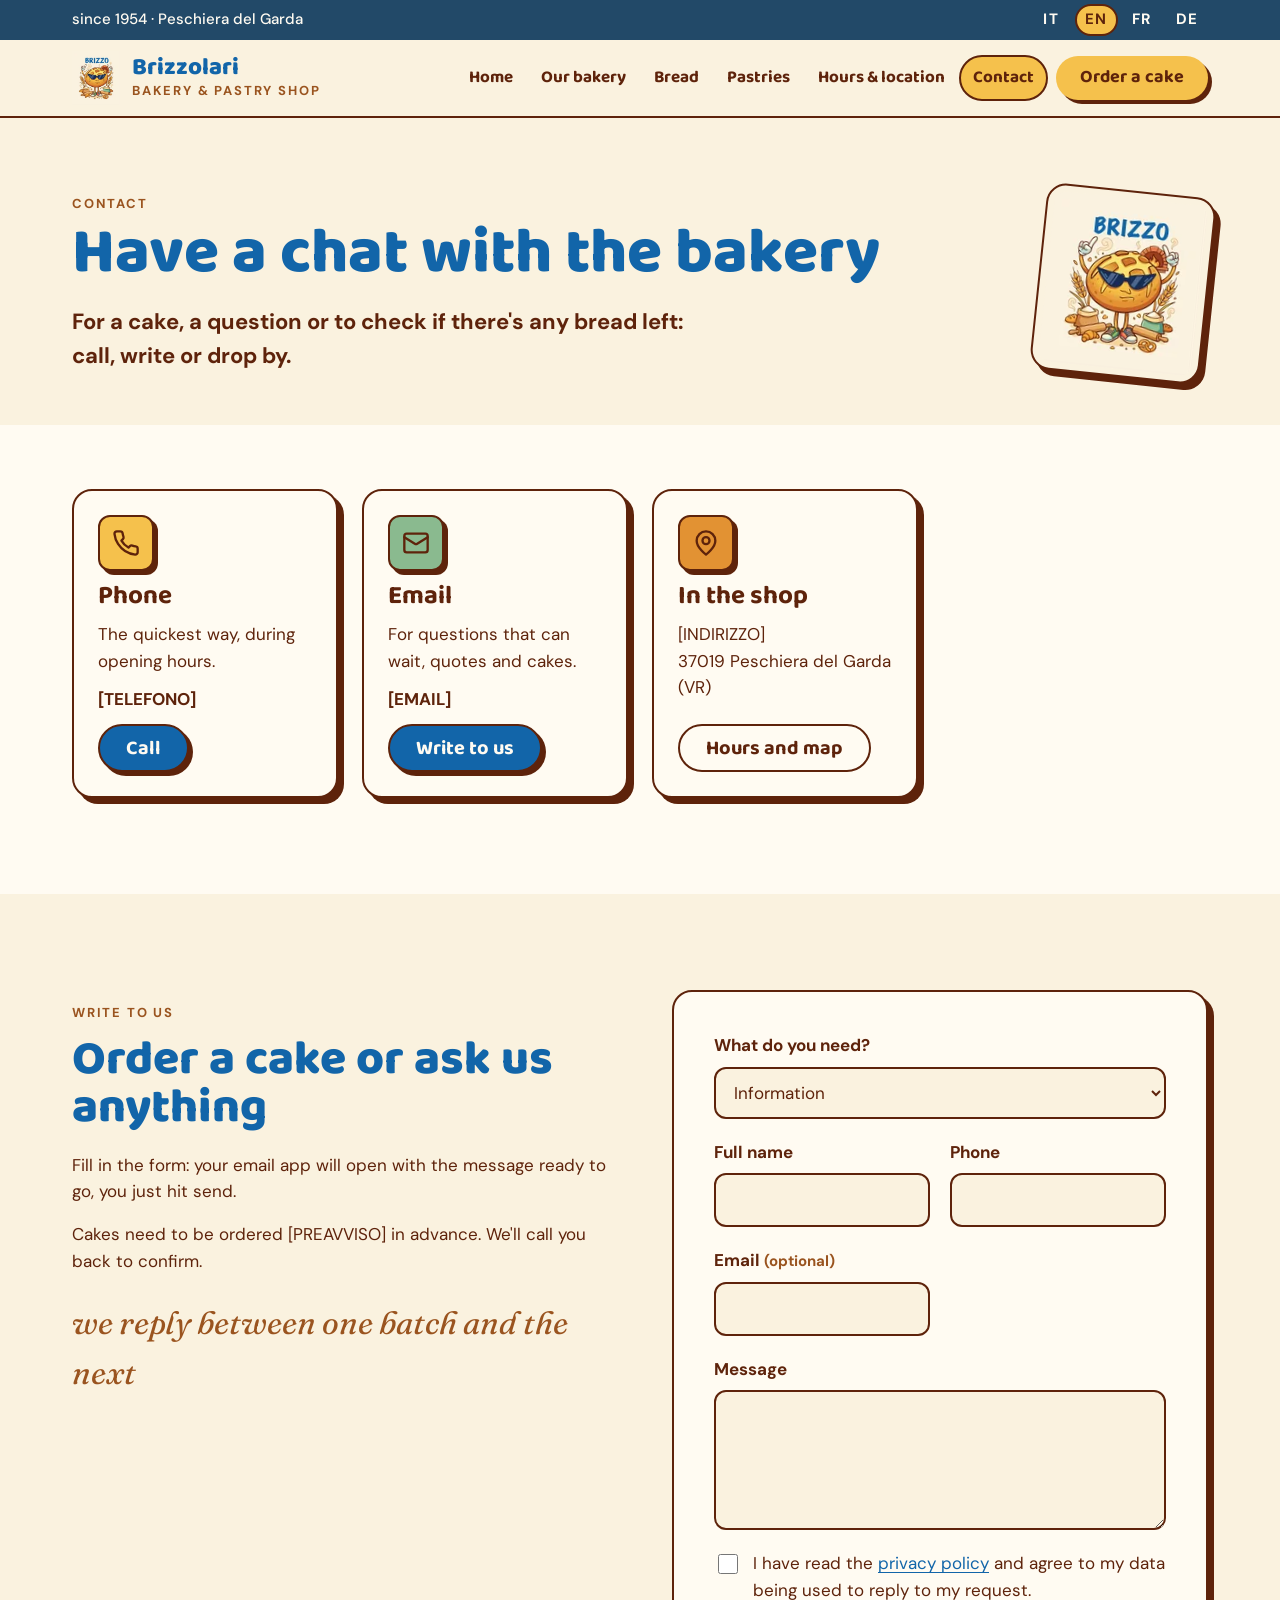
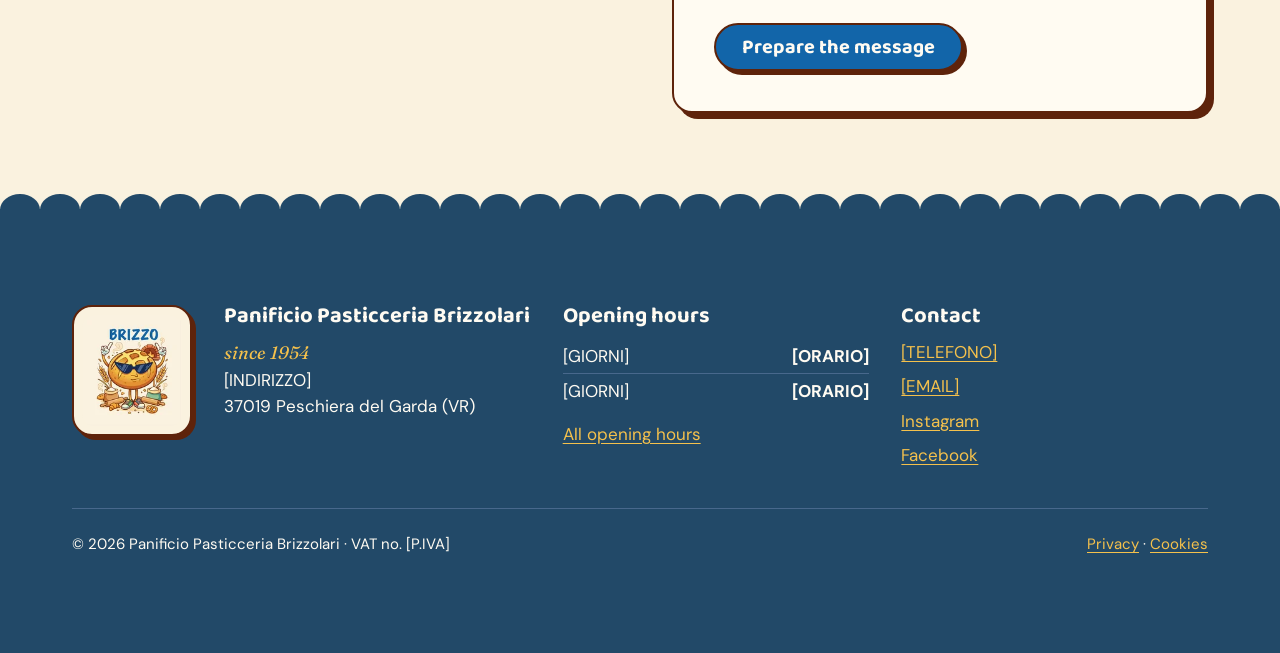
<file: en/contact.html>
<!doctype html>
<html lang="en">
<head>
<meta charset="utf-8">
<meta name="viewport" content="width=device-width, initial-scale=1">
<title>Contact · Panificio Brizzolari, Peschiera del Garda</title>
<meta name="description" content="Phone, email and a form to order cakes or ask Panificio Pasticceria Brizzolari anything.">
<link rel="canonical" href="https://brizzolari.pressart.work/en/contact">
<link rel="alternate" hreflang="it" href="https://brizzolari.pressart.work/contatti">
<link rel="alternate" hreflang="en" href="https://brizzolari.pressart.work/en/contact">
<link rel="alternate" hreflang="fr" href="https://brizzolari.pressart.work/fr/contact">
<link rel="alternate" hreflang="de" href="https://brizzolari.pressart.work/de/kontakt">
<link rel="alternate" hreflang="x-default" href="https://brizzolari.pressart.work/contatti">
<meta name="theme-color" content="#FAF2DF">
<meta property="og:title" content="Contact · Panificio Brizzolari, Peschiera del Garda">
<meta property="og:description" content="Phone, email and a form to order cakes or ask Panificio Pasticceria Brizzolari anything.">
<meta property="og:type" content="website">
<meta property="og:locale" content="en_GB">
<meta property="og:image" content="https://brizzolari.pressart.work/assets/brizzo-logo-640.png">
<link rel="icon" type="image/png" sizes="48x48" href="/assets/favicon-48.png">
<link rel="icon" type="image/png" sizes="512x512" href="/assets/favicon-512.png">
<link rel="apple-touch-icon" href="/assets/apple-touch-icon.png">
<link rel="preconnect" href="https://fonts.googleapis.com">
<link rel="preconnect" href="https://fonts.gstatic.com" crossorigin>
<link href="https://fonts.googleapis.com/css2?family=Baloo+2:wght@600;700;800&family=Fraunces:ital,opsz,wght@0,9..144,500;1,9..144,400;1,9..144,600&family=DM+Sans:opsz,wght@9..40,400;9..40,500;9..40,700&display=swap" rel="stylesheet">
<script>document.documentElement.classList.add("js")</script>
<link rel="stylesheet" href="/tokens.css">
<link rel="stylesheet" href="/css/sito.css">
<script src="/js/sito.js" defer></script>
</head>
<body>
<a class="salta" href="#contenuto">Skip to content</a>

<div class="barra-alta">
  <div class="contenitore barra-alta__riga">
    <p>since 1954<span class="solo-largo"> · Peschiera del Garda</span></p>
    <nav aria-label="Language"><ul class="lingue"><li><a href="/contatti" hreflang="it" lang="it" aria-label="Italiano">IT</a></li><li><a href="/en/contact" hreflang="en" lang="en" aria-label="English" aria-current="true">EN</a></li><li><a href="/fr/contact" hreflang="fr" lang="fr" aria-label="Français">FR</a></li><li><a href="/de/kontakt" hreflang="de" lang="de" aria-label="Deutsch">DE</a></li></ul></nav>
  </div>
</div>

<header class="testata">
  <div class="contenitore testata__barra">
    <a class="marchio" href="/en/">
      <picture><source srcset="/assets/brizzo-logo-160.webp" type="image/webp"><img src="/assets/brizzo-logo-160.png" width="160" height="178" alt=""></picture>
      <span><span class="marchio__nome">Brizzolari</span><span class="marchio__sotto">Bakery & Pastry shop</span></span>
    </a>
    <button class="menu-toggle" type="button" aria-expanded="false" aria-controls="nav-principale">
      <svg class="icona" viewBox="0 0 24 24" aria-hidden="true" focusable="false"><path d="M4 6h16"/><path d="M4 12h16"/><path d="M4 18h16"/></svg><span>Menu</span>
    </button>
    <nav class="nav" id="nav-principale" aria-label="Main">
      <ul>
        <li><a href="/en/">Home</a></li>
        <li><a href="/en/#forno">Our bakery</a></li>
        <li><a href="/en/#pane">Bread</a></li>
        <li><a href="/en/#pasticceria">Pastries</a></li>
        <li><a href="/en/hours">Hours & location</a></li>
        <li><a href="/en/contact" aria-current="page">Contact</a></li>
        <li><a class="btn btn--oro" href="/en/contact?tipo=torta#modulo">Order a cake</a></li>
      </ul>
    </nav>
  </div>
</header>

<main id="contenuto">

<section class="testa-pagina">
  <div class="contenitore testa-pagina__griglia">
    <div class="testa-pagina__brizzo" aria-hidden="true"><picture><source srcset="/assets/brizzo-logo-160.webp" type="image/webp"><img src="/assets/brizzo-logo-160.png" width="160" height="178" alt=""></picture></div>
    <p class="occhiello">Contact</p>
    <h1>Have a chat with the bakery</h1>
    <p class="sottotitolo">For a cake, a question or to check if there's any bread left: call, write or drop by.</p>
  </div>
</section>

<section class="sezione sezione--farina" style="padding-top:clamp(40px,6vw,64px)" aria-label="Contact details">
  <div class="contenitore griglia">
    <article class="card contatto" data-rivela>
      <span class="contatto__icona" style="background:var(--oro)"><svg class="icona" viewBox="0 0 24 24" aria-hidden="true" focusable="false"><path d="M22 16.92v3a2 2 0 0 1-2.18 2 19.79 19.79 0 0 1-8.63-3.07 19.5 19.5 0 0 1-6-6 19.79 19.79 0 0 1-3.07-8.67A2 2 0 0 1 4.11 2h3a2 2 0 0 1 2 1.72 12.84 12.84 0 0 0 .7 2.81 2 2 0 0 1-.45 2.11L8.09 9.91a16 16 0 0 0 6 6l1.27-1.27a2 2 0 0 1 2.11-.45 12.84 12.84 0 0 0 2.81.7A2 2 0 0 1 22 16.92z"/></svg></span>
      <h2>Phone</h2>
      <p>The quickest way, during opening hours.</p>
      <p><strong>[TELEFONO]</strong></p>
      <a class="btn btn--primario" href="tel:[TELEFONO]">Call</a>
    </article>
    <article class="card contatto" data-rivela>
      <span class="contatto__icona" style="background:var(--salvia)"><svg class="icona" viewBox="0 0 24 24" aria-hidden="true" focusable="false"><rect width="20" height="16" x="2" y="4" rx="2"/><path d="m22 7-8.97 5.7a1.94 1.94 0 0 1-2.06 0L2 7"/></svg></span>
      <h2>Email</h2>
      <p>For questions that can wait, quotes and cakes.</p>
      <p><strong>[EMAIL]</strong></p>
      <a class="btn btn--primario" href="mailto:[EMAIL]">Write to us</a>
    </article>
    <article class="card contatto" data-rivela>
      <span class="contatto__icona" style="background:var(--crosta)"><svg class="icona" viewBox="0 0 24 24" aria-hidden="true" focusable="false"><path d="M20 10c0 6-8 12-8 12s-8-6-8-12a8 8 0 0 1 16 0Z"/><circle cx="12" cy="10" r="3"/></svg></span>
      <h2>In the shop</h2>
      <p>[INDIRIZZO]<br>37019 Peschiera del Garda (VR)</p>
      <a class="btn btn--contorno" href="/en/hours">Hours and map</a>
    </article>
  </div>
</section>

<section class="sezione" id="modulo" aria-labelledby="titolo-modulo">
  <div class="contenitore due-colonne" style="align-items:start">
    <div>
      <p class="occhiello">Write to us</p>
      <h2 id="titolo-modulo">Order a cake or ask us anything</h2>
      <p>Fill in the form: your email app will open with the message ready to go, you just hit send.</p>
      <p>Cakes need to be ordered [PREAVVISO] in advance. We'll call you back to confirm.</p>
      <p class="accento" style="margin-top:var(--s-6)">we reply between one batch and the next</p>
    </div>
    <form class="card modulo" data-rivela id="modulo-contatti" data-email="[EMAIL]" data-testi="{&quot;errore&quot;: &quot;Something's missing: fill in the required fields and accept the privacy policy.&quot;, &quot;richiesta&quot;: &quot;Request&quot;, &quot;nome&quot;: &quot;Full name&quot;, &quot;telefono&quot;: &quot;Phone&quot;, &quot;email&quot;: &quot;Email&quot;, &quot;data&quot;: &quot;Pick-up date&quot;, &quot;lingua&quot;: &quot;EN&quot;}" novalidate>
      <div class="campo">
        <label for="f-motivo">What do you need?</label>
        <select id="f-motivo" name="motivo">
          <option value="info">Information</option>
          <option value="torta">Cake to order</option>
          <option value="altro">Something else</option>
        </select>
      </div>
      <div class="modulo__riga">
        <div class="campo">
          <label for="f-nome">Full name</label>
          <input id="f-nome" name="nome" type="text" autocomplete="name" required>
        </div>
        <div class="campo">
          <label for="f-telefono">Phone</label>
          <input id="f-telefono" name="telefono" type="tel" autocomplete="tel" required>
        </div>
      </div>
      <div class="modulo__riga">
        <div class="campo">
          <label for="f-email">Email <span class="aiuto">(optional)</span></label>
          <input id="f-email" name="email" type="email" autocomplete="email">
        </div>
        <div class="campo" data-solo-torta>
          <label for="f-data">Pick-up date</label>
          <input id="f-data" name="data" type="date">
        </div>
      </div>
      <div class="campo">
        <label for="f-messaggio">Message</label>
        <span class="aiuto" id="f-messaggio-aiuto" data-solo-torta>For a cake: occasion, number of people, flavour, writing on top.</span>
        <textarea id="f-messaggio" name="messaggio" aria-describedby="f-messaggio-aiuto" required></textarea>
      </div>
      <div class="campo">
        <label style="display:flex; gap:var(--s-3); align-items:flex-start; font-weight:400">
          <input type="checkbox" name="privacy" required style="width:20px; min-height:20px; margin-top:4px; flex:none">
          <span>I have read the <a href="[LINK PRIVACY]">privacy policy</a> and agree to my data being used to reply to my request.</span>
        </label>
      </div>
      <p class="modulo__nota" role="alert" data-errore hidden></p>
      <button class="btn btn--primario" type="submit" style="justify-self:start">Prepare the message</button>
    </form>
  </div>
</section>
</main>

<footer class="footer sezione bordo-onda">
  <div class="contenitore">
    <div class="footer__griglia">
      <div class="logo-riquadro">
        <picture><source srcset="/assets/brizzo-logo-160.webp" type="image/webp"><img src="/assets/brizzo-logo-160.png" width="160" height="178" alt="Brizzo, the loaf of bread wearing sunglasses, logo of Panificio Brizzolari"></picture>
      </div>
      <div>
        <h2>Panificio Pasticceria Brizzolari</h2>
        <p class="accento">since 1954</p>
        <address class="indirizzo">[INDIRIZZO]<br>37019 Peschiera del Garda (VR)</address>
      </div>
      <div>
        <h2>Opening hours</h2>
        <div class="card-orari__riga"><span>[GIORNI]</span><span>[ORARIO]</span></div>
        <div class="card-orari__riga"><span>[GIORNI]</span><span>[ORARIO]</span></div>
        <p style="margin-top:var(--s-3)"><a href="/en/hours">All opening hours</a></p>
      </div>
      <div>
        <h2>Contact</h2>
        <ul>
          <li><a href="tel:[TELEFONO]">[TELEFONO]</a></li>
          <li><a href="mailto:[EMAIL]">[EMAIL]</a></li>
          <li><a href="[LINK INSTAGRAM]">Instagram</a></li>
          <li><a href="[LINK FACEBOOK]">Facebook</a></li>
        </ul>
      </div>
    </div>
    <div class="footer__fondo">
      <p>© <span data-anno>2026</span> Panificio Pasticceria Brizzolari · VAT no. [P.IVA]</p>
      <p><a href="[LINK PRIVACY]">Privacy</a> · <a href="[LINK COOKIE]">Cookies</a></p>
    </div>
  </div>
</footer>

</body>
</html>
</file>
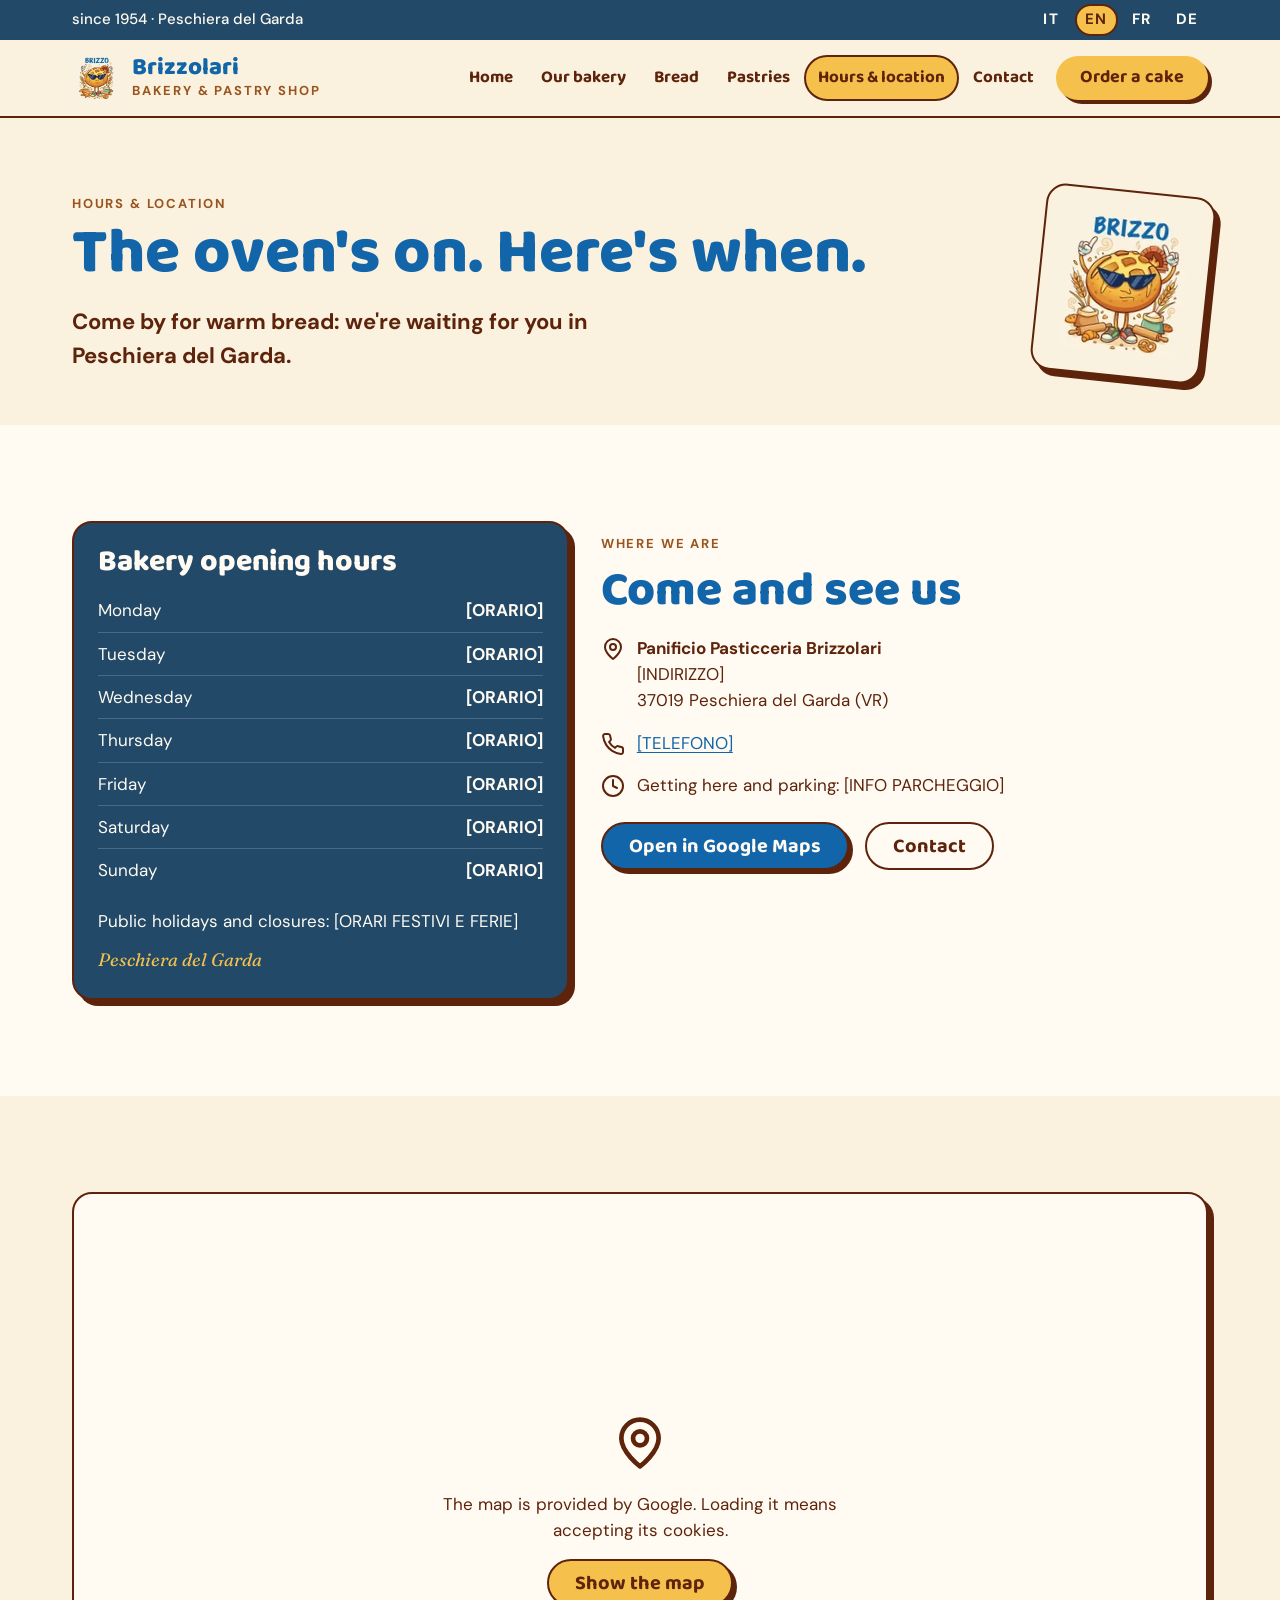
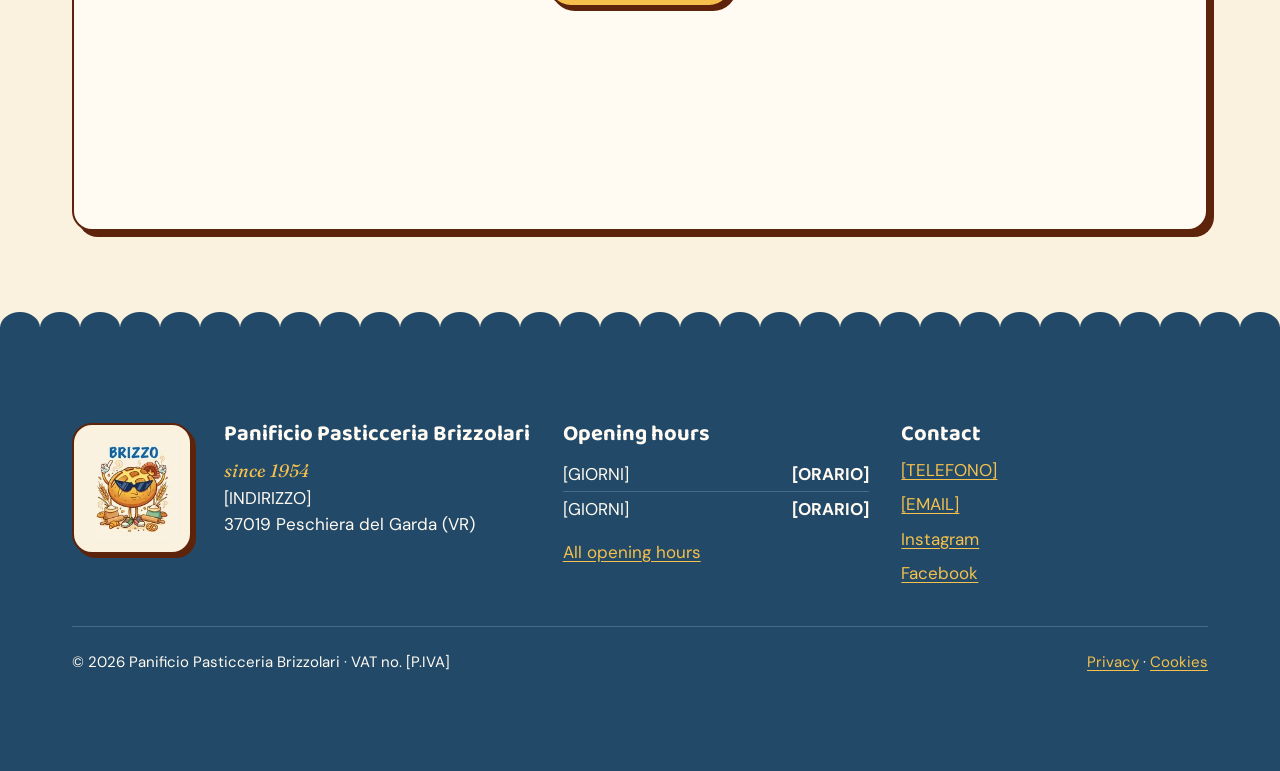
<file: en/hours.html>
<!doctype html>
<html lang="en">
<head>
<meta charset="utf-8">
<meta name="viewport" content="width=device-width, initial-scale=1">
<title>Opening hours & location · Panificio Brizzolari, Peschiera del Garda</title>
<meta name="description" content="Opening hours and address of Panificio Pasticceria Brizzolari, bakery in Peschiera del Garda (Verona).">
<link rel="canonical" href="https://brizzolari.pressart.work/en/hours">
<link rel="alternate" hreflang="it" href="https://brizzolari.pressart.work/orari">
<link rel="alternate" hreflang="en" href="https://brizzolari.pressart.work/en/hours">
<link rel="alternate" hreflang="fr" href="https://brizzolari.pressart.work/fr/horaires">
<link rel="alternate" hreflang="de" href="https://brizzolari.pressart.work/de/zeiten">
<link rel="alternate" hreflang="x-default" href="https://brizzolari.pressart.work/orari">
<meta name="theme-color" content="#FAF2DF">
<meta property="og:title" content="Opening hours & location · Panificio Brizzolari, Peschiera del Garda">
<meta property="og:description" content="Opening hours and address of Panificio Pasticceria Brizzolari, bakery in Peschiera del Garda (Verona).">
<meta property="og:type" content="website">
<meta property="og:locale" content="en_GB">
<meta property="og:image" content="https://brizzolari.pressart.work/assets/brizzo-logo-640.png">
<link rel="icon" type="image/png" sizes="48x48" href="/assets/favicon-48.png">
<link rel="icon" type="image/png" sizes="512x512" href="/assets/favicon-512.png">
<link rel="apple-touch-icon" href="/assets/apple-touch-icon.png">
<link rel="preconnect" href="https://fonts.googleapis.com">
<link rel="preconnect" href="https://fonts.gstatic.com" crossorigin>
<link href="https://fonts.googleapis.com/css2?family=Baloo+2:wght@600;700;800&family=Fraunces:ital,opsz,wght@0,9..144,500;1,9..144,400;1,9..144,600&family=DM+Sans:opsz,wght@9..40,400;9..40,500;9..40,700&display=swap" rel="stylesheet">
<script>document.documentElement.classList.add("js")</script>
<link rel="stylesheet" href="/tokens.css">
<link rel="stylesheet" href="/css/sito.css">
<script src="/js/sito.js" defer></script>
</head>
<body>
<a class="salta" href="#contenuto">Skip to content</a>

<div class="barra-alta">
  <div class="contenitore barra-alta__riga">
    <p>since 1954<span class="solo-largo"> · Peschiera del Garda</span></p>
    <nav aria-label="Language"><ul class="lingue"><li><a href="/orari" hreflang="it" lang="it" aria-label="Italiano">IT</a></li><li><a href="/en/hours" hreflang="en" lang="en" aria-label="English" aria-current="true">EN</a></li><li><a href="/fr/horaires" hreflang="fr" lang="fr" aria-label="Français">FR</a></li><li><a href="/de/zeiten" hreflang="de" lang="de" aria-label="Deutsch">DE</a></li></ul></nav>
  </div>
</div>

<header class="testata">
  <div class="contenitore testata__barra">
    <a class="marchio" href="/en/">
      <picture><source srcset="/assets/brizzo-logo-160.webp" type="image/webp"><img src="/assets/brizzo-logo-160.png" width="160" height="178" alt=""></picture>
      <span><span class="marchio__nome">Brizzolari</span><span class="marchio__sotto">Bakery & Pastry shop</span></span>
    </a>
    <button class="menu-toggle" type="button" aria-expanded="false" aria-controls="nav-principale">
      <svg class="icona" viewBox="0 0 24 24" aria-hidden="true" focusable="false"><path d="M4 6h16"/><path d="M4 12h16"/><path d="M4 18h16"/></svg><span>Menu</span>
    </button>
    <nav class="nav" id="nav-principale" aria-label="Main">
      <ul>
        <li><a href="/en/">Home</a></li>
        <li><a href="/en/#forno">Our bakery</a></li>
        <li><a href="/en/#pane">Bread</a></li>
        <li><a href="/en/#pasticceria">Pastries</a></li>
        <li><a href="/en/hours" aria-current="page">Hours & location</a></li>
        <li><a href="/en/contact">Contact</a></li>
        <li><a class="btn btn--oro" href="/en/contact?tipo=torta#modulo">Order a cake</a></li>
      </ul>
    </nav>
  </div>
</header>

<main id="contenuto">

<section class="testa-pagina">
  <div class="contenitore testa-pagina__griglia">
    <div class="testa-pagina__brizzo" aria-hidden="true"><picture><source srcset="/assets/brizzo-logo-160.webp" type="image/webp"><img src="/assets/brizzo-logo-160.png" width="160" height="178" alt=""></picture></div>
    <p class="occhiello">Hours & location</p>
    <h1>The oven's on. Here's when.</h1>
    <p class="sottotitolo">Come by for warm bread: we're waiting for you in Peschiera del Garda.</p>
  </div>
</section>

<section class="sezione sezione--farina" aria-labelledby="titolo-orari">
  <div class="contenitore dove">
    <div class="card card-orari" data-rivela>
      <h2 id="titolo-orari" style="font-size:1.875rem">Bakery opening hours</h2>
      <dl>
        <div class="card-orari__riga"><dt>Monday</dt><dd>[ORARIO]</dd></div>
        <div class="card-orari__riga"><dt>Tuesday</dt><dd>[ORARIO]</dd></div>
        <div class="card-orari__riga"><dt>Wednesday</dt><dd>[ORARIO]</dd></div>
        <div class="card-orari__riga"><dt>Thursday</dt><dd>[ORARIO]</dd></div>
        <div class="card-orari__riga"><dt>Friday</dt><dd>[ORARIO]</dd></div>
        <div class="card-orari__riga"><dt>Saturday</dt><dd>[ORARIO]</dd></div>
        <div class="card-orari__riga"><dt>Sunday</dt><dd>[ORARIO]</dd></div>
      </dl>
      <p style="margin:var(--s-4) 0 0">Public holidays and closures: [ORARI FESTIVI E FERIE]</p>
      <p class="accento" style="margin:var(--s-3) 0 0">Peschiera del Garda</p>
    </div>
    <div>
      <p class="occhiello">Where we are</p>
      <h2>Come and see us</h2>
      <ul class="info-lista">
        <li><svg class="icona" viewBox="0 0 24 24" aria-hidden="true" focusable="false"><path d="M20 10c0 6-8 12-8 12s-8-6-8-12a8 8 0 0 1 16 0Z"/><circle cx="12" cy="10" r="3"/></svg><address class="indirizzo"><strong>Panificio Pasticceria Brizzolari</strong><br>[INDIRIZZO]<br>37019 Peschiera del Garda (VR)</address></li>
        <li><svg class="icona" viewBox="0 0 24 24" aria-hidden="true" focusable="false"><path d="M22 16.92v3a2 2 0 0 1-2.18 2 19.79 19.79 0 0 1-8.63-3.07 19.5 19.5 0 0 1-6-6 19.79 19.79 0 0 1-3.07-8.67A2 2 0 0 1 4.11 2h3a2 2 0 0 1 2 1.72 12.84 12.84 0 0 0 .7 2.81 2 2 0 0 1-.45 2.11L8.09 9.91a16 16 0 0 0 6 6l1.27-1.27a2 2 0 0 1 2.11-.45 12.84 12.84 0 0 0 2.81.7A2 2 0 0 1 22 16.92z"/></svg><span><a href="tel:[TELEFONO]">[TELEFONO]</a></span></li>
        <li><svg class="icona" viewBox="0 0 24 24" aria-hidden="true" focusable="false"><circle cx="12" cy="12" r="10"/><path d="M12 6v6l4 2"/></svg><span>Getting here and parking: [INFO PARCHEGGIO]</span></li>
      </ul>
      <div class="riga" style="margin-top:var(--s-6)">
        <a class="btn btn--primario" href="https://www.google.com/maps/search/?api=1&amp;query=Panificio+Pasticceria+Brizzolari+Peschiera+del+Garda" target="_blank" rel="noopener">Open in Google Maps</a>
        <a class="btn btn--contorno" href="/en/contact">Contact</a>
      </div>
    </div>
  </div>
</section>

<section class="sezione" aria-labelledby="titolo-mappa">
  <div class="contenitore">
    <h2 id="titolo-mappa" class="visivamente-nascosto">Map</h2>
    <div class="mappa" data-mappa="https://www.google.com/maps?q=Panificio+Pasticceria+Brizzolari+Peschiera+del+Garda&amp;hl=en&amp;output=embed" data-titolo="Map: Panificio Pasticceria Brizzolari, Peschiera del Garda">
      <div style="height:100%; display:grid; place-items:center; text-align:center; padding:var(--s-6)">
        <div>
          <svg class="icona" viewBox="0 0 24 24" aria-hidden="true" focusable="false" style="width:56px;height:56px"><path d="M20 10c0 6-8 12-8 12s-8-6-8-12a8 8 0 0 1 16 0Z"/><circle cx="12" cy="10" r="3"/></svg>
          <p style="margin:var(--s-3) 0 var(--s-4); max-width:420px">The map is provided by Google. Loading it means accepting its cookies.</p>
          <button class="btn btn--oro" type="button" data-carica-mappa>Show the map</button>
        </div>
      </div>
    </div>
  </div>
</section>
</main>

<footer class="footer sezione bordo-onda">
  <div class="contenitore">
    <div class="footer__griglia">
      <div class="logo-riquadro">
        <picture><source srcset="/assets/brizzo-logo-160.webp" type="image/webp"><img src="/assets/brizzo-logo-160.png" width="160" height="178" alt="Brizzo, the loaf of bread wearing sunglasses, logo of Panificio Brizzolari"></picture>
      </div>
      <div>
        <h2>Panificio Pasticceria Brizzolari</h2>
        <p class="accento">since 1954</p>
        <address class="indirizzo">[INDIRIZZO]<br>37019 Peschiera del Garda (VR)</address>
      </div>
      <div>
        <h2>Opening hours</h2>
        <div class="card-orari__riga"><span>[GIORNI]</span><span>[ORARIO]</span></div>
        <div class="card-orari__riga"><span>[GIORNI]</span><span>[ORARIO]</span></div>
        <p style="margin-top:var(--s-3)"><a href="/en/hours">All opening hours</a></p>
      </div>
      <div>
        <h2>Contact</h2>
        <ul>
          <li><a href="tel:[TELEFONO]">[TELEFONO]</a></li>
          <li><a href="mailto:[EMAIL]">[EMAIL]</a></li>
          <li><a href="[LINK INSTAGRAM]">Instagram</a></li>
          <li><a href="[LINK FACEBOOK]">Facebook</a></li>
        </ul>
      </div>
    </div>
    <div class="footer__fondo">
      <p>© <span data-anno>2026</span> Panificio Pasticceria Brizzolari · VAT no. [P.IVA]</p>
      <p><a href="[LINK PRIVACY]">Privacy</a> · <a href="[LINK COOKIE]">Cookies</a></p>
    </div>
  </div>
</footer>

</body>
</html>
</file>
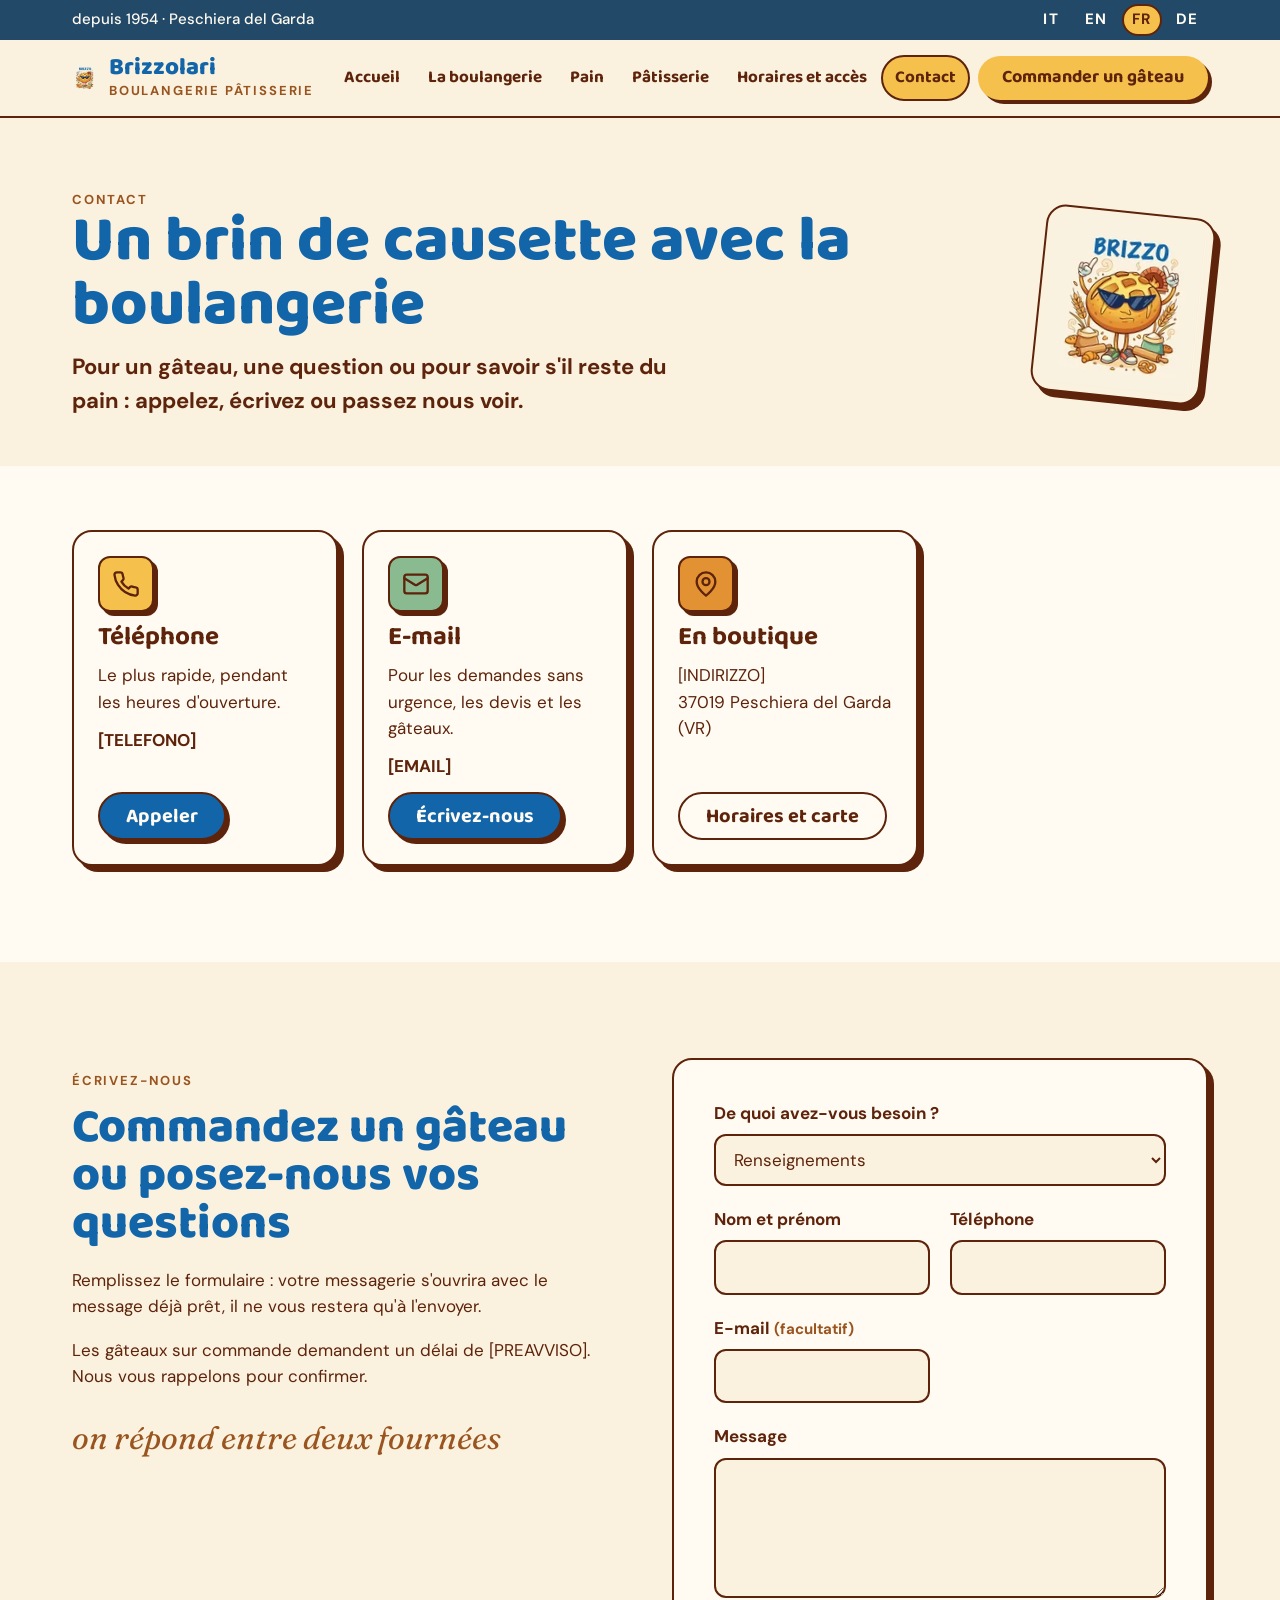
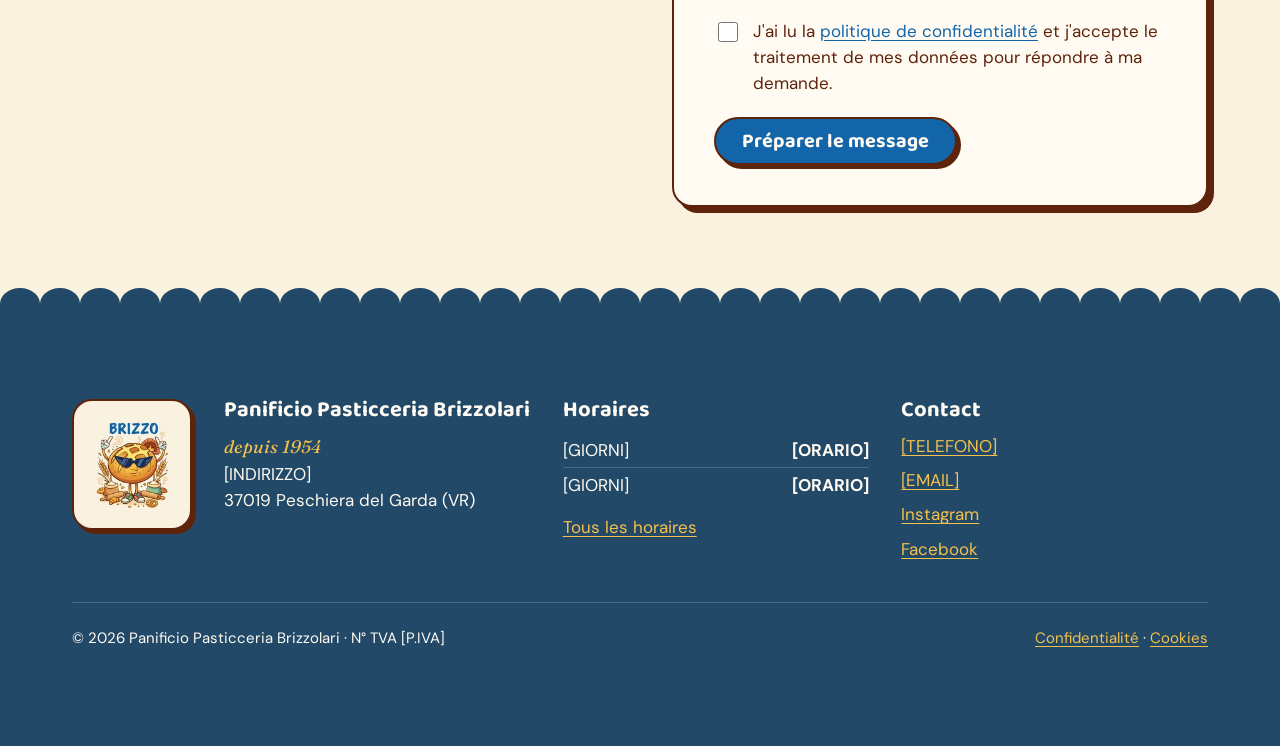
<file: fr/contact.html>
<!doctype html>
<html lang="fr">
<head>
<meta charset="utf-8">
<meta name="viewport" content="width=device-width, initial-scale=1">
<title>Contact · Panificio Brizzolari, Peschiera del Garda</title>
<meta name="description" content="Téléphone, e-mail et formulaire pour commander un gâteau ou poser une question au Panificio Pasticceria Brizzolari.">
<link rel="canonical" href="https://brizzolari.pressart.work/fr/contact">
<link rel="alternate" hreflang="it" href="https://brizzolari.pressart.work/contatti">
<link rel="alternate" hreflang="en" href="https://brizzolari.pressart.work/en/contact">
<link rel="alternate" hreflang="fr" href="https://brizzolari.pressart.work/fr/contact">
<link rel="alternate" hreflang="de" href="https://brizzolari.pressart.work/de/kontakt">
<link rel="alternate" hreflang="x-default" href="https://brizzolari.pressart.work/contatti">
<meta name="theme-color" content="#FAF2DF">
<meta property="og:title" content="Contact · Panificio Brizzolari, Peschiera del Garda">
<meta property="og:description" content="Téléphone, e-mail et formulaire pour commander un gâteau ou poser une question au Panificio Pasticceria Brizzolari.">
<meta property="og:type" content="website">
<meta property="og:locale" content="fr_FR">
<meta property="og:image" content="https://brizzolari.pressart.work/assets/brizzo-logo-640.png">
<link rel="icon" type="image/png" sizes="48x48" href="/assets/favicon-48.png">
<link rel="icon" type="image/png" sizes="512x512" href="/assets/favicon-512.png">
<link rel="apple-touch-icon" href="/assets/apple-touch-icon.png">
<link rel="preconnect" href="https://fonts.googleapis.com">
<link rel="preconnect" href="https://fonts.gstatic.com" crossorigin>
<link href="https://fonts.googleapis.com/css2?family=Baloo+2:wght@600;700;800&family=Fraunces:ital,opsz,wght@0,9..144,500;1,9..144,400;1,9..144,600&family=DM+Sans:opsz,wght@9..40,400;9..40,500;9..40,700&display=swap" rel="stylesheet">
<script>document.documentElement.classList.add("js")</script>
<link rel="stylesheet" href="/tokens.css">
<link rel="stylesheet" href="/css/sito.css">
<script src="/js/sito.js" defer></script>
</head>
<body>
<a class="salta" href="#contenuto">Aller au contenu</a>

<div class="barra-alta">
  <div class="contenitore barra-alta__riga">
    <p>depuis 1954<span class="solo-largo"> · Peschiera del Garda</span></p>
    <nav aria-label="Langue"><ul class="lingue"><li><a href="/contatti" hreflang="it" lang="it" aria-label="Italiano">IT</a></li><li><a href="/en/contact" hreflang="en" lang="en" aria-label="English">EN</a></li><li><a href="/fr/contact" hreflang="fr" lang="fr" aria-label="Français" aria-current="true">FR</a></li><li><a href="/de/kontakt" hreflang="de" lang="de" aria-label="Deutsch">DE</a></li></ul></nav>
  </div>
</div>

<header class="testata">
  <div class="contenitore testata__barra">
    <a class="marchio" href="/fr/">
      <picture><source srcset="/assets/brizzo-logo-160.webp" type="image/webp"><img src="/assets/brizzo-logo-160.png" width="160" height="178" alt=""></picture>
      <span><span class="marchio__nome">Brizzolari</span><span class="marchio__sotto">Boulangerie Pâtisserie</span></span>
    </a>
    <button class="menu-toggle" type="button" aria-expanded="false" aria-controls="nav-principale">
      <svg class="icona" viewBox="0 0 24 24" aria-hidden="true" focusable="false"><path d="M4 6h16"/><path d="M4 12h16"/><path d="M4 18h16"/></svg><span>Menu</span>
    </button>
    <nav class="nav" id="nav-principale" aria-label="Principal">
      <ul>
        <li><a href="/fr/">Accueil</a></li>
        <li><a href="/fr/#forno">La boulangerie</a></li>
        <li><a href="/fr/#pane">Pain</a></li>
        <li><a href="/fr/#pasticceria">Pâtisserie</a></li>
        <li><a href="/fr/horaires">Horaires et accès</a></li>
        <li><a href="/fr/contact" aria-current="page">Contact</a></li>
        <li><a class="btn btn--oro" href="/fr/contact?tipo=torta#modulo">Commander un gâteau</a></li>
      </ul>
    </nav>
  </div>
</header>

<main id="contenuto">

<section class="testa-pagina">
  <div class="contenitore testa-pagina__griglia">
    <div class="testa-pagina__brizzo" aria-hidden="true"><picture><source srcset="/assets/brizzo-logo-160.webp" type="image/webp"><img src="/assets/brizzo-logo-160.png" width="160" height="178" alt=""></picture></div>
    <p class="occhiello">Contact</p>
    <h1>Un brin de causette avec la boulangerie</h1>
    <p class="sottotitolo">Pour un gâteau, une question ou pour savoir s'il reste du pain : appelez, écrivez ou passez nous voir.</p>
  </div>
</section>

<section class="sezione sezione--farina" style="padding-top:clamp(40px,6vw,64px)" aria-label="Coordonnées">
  <div class="contenitore griglia">
    <article class="card contatto" data-rivela>
      <span class="contatto__icona" style="background:var(--oro)"><svg class="icona" viewBox="0 0 24 24" aria-hidden="true" focusable="false"><path d="M22 16.92v3a2 2 0 0 1-2.18 2 19.79 19.79 0 0 1-8.63-3.07 19.5 19.5 0 0 1-6-6 19.79 19.79 0 0 1-3.07-8.67A2 2 0 0 1 4.11 2h3a2 2 0 0 1 2 1.72 12.84 12.84 0 0 0 .7 2.81 2 2 0 0 1-.45 2.11L8.09 9.91a16 16 0 0 0 6 6l1.27-1.27a2 2 0 0 1 2.11-.45 12.84 12.84 0 0 0 2.81.7A2 2 0 0 1 22 16.92z"/></svg></span>
      <h2>Téléphone</h2>
      <p>Le plus rapide, pendant les heures d'ouverture.</p>
      <p><strong>[TELEFONO]</strong></p>
      <a class="btn btn--primario" href="tel:[TELEFONO]">Appeler</a>
    </article>
    <article class="card contatto" data-rivela>
      <span class="contatto__icona" style="background:var(--salvia)"><svg class="icona" viewBox="0 0 24 24" aria-hidden="true" focusable="false"><rect width="20" height="16" x="2" y="4" rx="2"/><path d="m22 7-8.97 5.7a1.94 1.94 0 0 1-2.06 0L2 7"/></svg></span>
      <h2>E-mail</h2>
      <p>Pour les demandes sans urgence, les devis et les gâteaux.</p>
      <p><strong>[EMAIL]</strong></p>
      <a class="btn btn--primario" href="mailto:[EMAIL]">Écrivez-nous</a>
    </article>
    <article class="card contatto" data-rivela>
      <span class="contatto__icona" style="background:var(--crosta)"><svg class="icona" viewBox="0 0 24 24" aria-hidden="true" focusable="false"><path d="M20 10c0 6-8 12-8 12s-8-6-8-12a8 8 0 0 1 16 0Z"/><circle cx="12" cy="10" r="3"/></svg></span>
      <h2>En boutique</h2>
      <p>[INDIRIZZO]<br>37019 Peschiera del Garda (VR)</p>
      <a class="btn btn--contorno" href="/fr/horaires">Horaires et carte</a>
    </article>
  </div>
</section>

<section class="sezione" id="modulo" aria-labelledby="titolo-modulo">
  <div class="contenitore due-colonne" style="align-items:start">
    <div>
      <p class="occhiello">Écrivez-nous</p>
      <h2 id="titolo-modulo">Commandez un gâteau ou posez-nous vos questions</h2>
      <p>Remplissez le formulaire : votre messagerie s'ouvrira avec le message déjà prêt, il ne vous restera qu'à l'envoyer.</p>
      <p>Les gâteaux sur commande demandent un délai de [PREAVVISO]. Nous vous rappelons pour confirmer.</p>
      <p class="accento" style="margin-top:var(--s-6)">on répond entre deux fournées</p>
    </div>
    <form class="card modulo" data-rivela id="modulo-contatti" data-email="[EMAIL]" data-testi="{&quot;errore&quot;: &quot;Il manque quelque chose : remplissez les champs obligatoires et acceptez la politique de confidentialité.&quot;, &quot;richiesta&quot;: &quot;Demande&quot;, &quot;nome&quot;: &quot;Nom et prénom&quot;, &quot;telefono&quot;: &quot;Téléphone&quot;, &quot;email&quot;: &quot;E-mail&quot;, &quot;data&quot;: &quot;Date de retrait&quot;, &quot;lingua&quot;: &quot;FR&quot;}" novalidate>
      <div class="campo">
        <label for="f-motivo">De quoi avez-vous besoin ?</label>
        <select id="f-motivo" name="motivo">
          <option value="info">Renseignements</option>
          <option value="torta">Gâteau sur commande</option>
          <option value="altro">Autre</option>
        </select>
      </div>
      <div class="modulo__riga">
        <div class="campo">
          <label for="f-nome">Nom et prénom</label>
          <input id="f-nome" name="nome" type="text" autocomplete="name" required>
        </div>
        <div class="campo">
          <label for="f-telefono">Téléphone</label>
          <input id="f-telefono" name="telefono" type="tel" autocomplete="tel" required>
        </div>
      </div>
      <div class="modulo__riga">
        <div class="campo">
          <label for="f-email">E-mail <span class="aiuto">(facultatif)</span></label>
          <input id="f-email" name="email" type="email" autocomplete="email">
        </div>
        <div class="campo" data-solo-torta>
          <label for="f-data">Date de retrait</label>
          <input id="f-data" name="data" type="date">
        </div>
      </div>
      <div class="campo">
        <label for="f-messaggio">Message</label>
        <span class="aiuto" id="f-messaggio-aiuto" data-solo-torta>Pour un gâteau : occasion, nombre de personnes, goût, inscription.</span>
        <textarea id="f-messaggio" name="messaggio" aria-describedby="f-messaggio-aiuto" required></textarea>
      </div>
      <div class="campo">
        <label style="display:flex; gap:var(--s-3); align-items:flex-start; font-weight:400">
          <input type="checkbox" name="privacy" required style="width:20px; min-height:20px; margin-top:4px; flex:none">
          <span>J'ai lu la <a href="[LINK PRIVACY]">politique de confidentialité</a> et j'accepte le traitement de mes données pour répondre à ma demande.</span>
        </label>
      </div>
      <p class="modulo__nota" role="alert" data-errore hidden></p>
      <button class="btn btn--primario" type="submit" style="justify-self:start">Préparer le message</button>
    </form>
  </div>
</section>
</main>

<footer class="footer sezione bordo-onda">
  <div class="contenitore">
    <div class="footer__griglia">
      <div class="logo-riquadro">
        <picture><source srcset="/assets/brizzo-logo-160.webp" type="image/webp"><img src="/assets/brizzo-logo-160.png" width="160" height="178" alt="Brizzo, la miche de pain à lunettes de soleil, logo du Panificio Brizzolari"></picture>
      </div>
      <div>
        <h2>Panificio Pasticceria Brizzolari</h2>
        <p class="accento">depuis 1954</p>
        <address class="indirizzo">[INDIRIZZO]<br>37019 Peschiera del Garda (VR)</address>
      </div>
      <div>
        <h2>Horaires</h2>
        <div class="card-orari__riga"><span>[GIORNI]</span><span>[ORARIO]</span></div>
        <div class="card-orari__riga"><span>[GIORNI]</span><span>[ORARIO]</span></div>
        <p style="margin-top:var(--s-3)"><a href="/fr/horaires">Tous les horaires</a></p>
      </div>
      <div>
        <h2>Contact</h2>
        <ul>
          <li><a href="tel:[TELEFONO]">[TELEFONO]</a></li>
          <li><a href="mailto:[EMAIL]">[EMAIL]</a></li>
          <li><a href="[LINK INSTAGRAM]">Instagram</a></li>
          <li><a href="[LINK FACEBOOK]">Facebook</a></li>
        </ul>
      </div>
    </div>
    <div class="footer__fondo">
      <p>© <span data-anno>2026</span> Panificio Pasticceria Brizzolari · N° TVA [P.IVA]</p>
      <p><a href="[LINK PRIVACY]">Confidentialité</a> · <a href="[LINK COOKIE]">Cookies</a></p>
    </div>
  </div>
</footer>

</body>
</html>
</file>
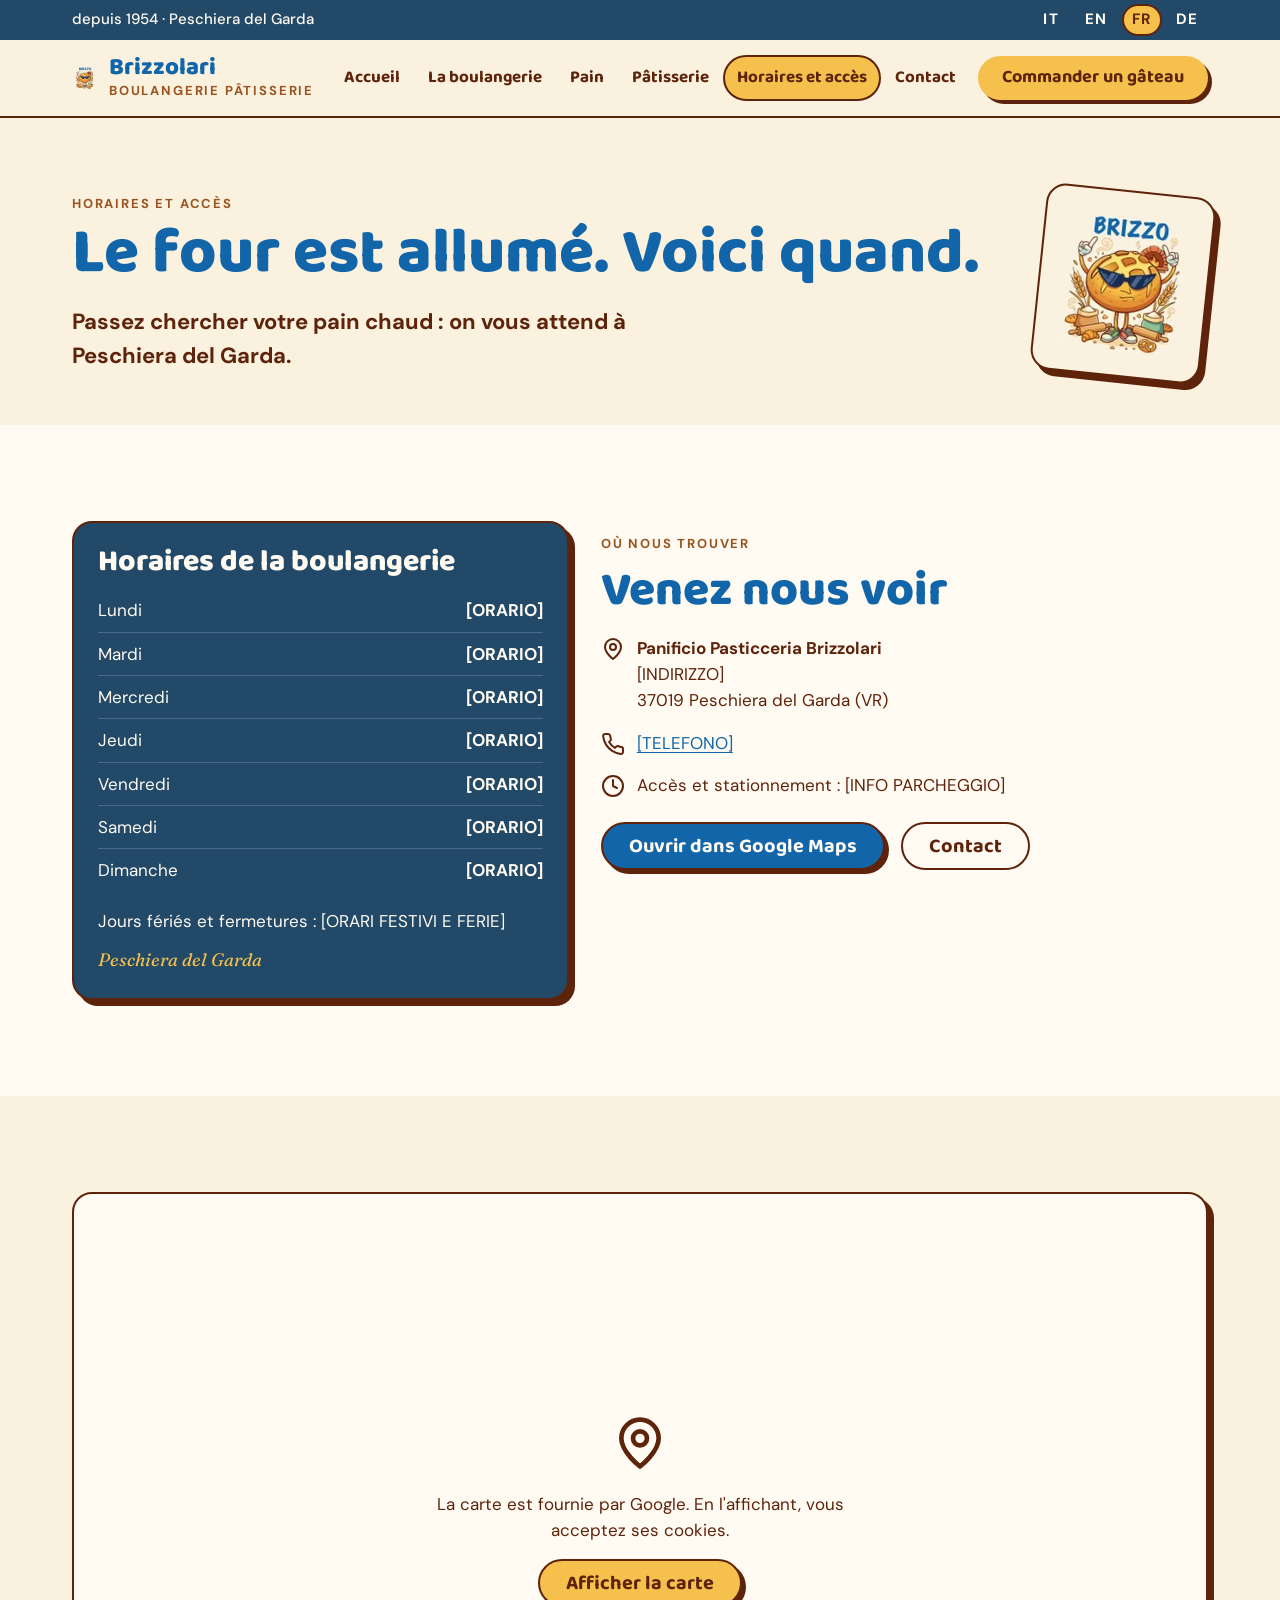
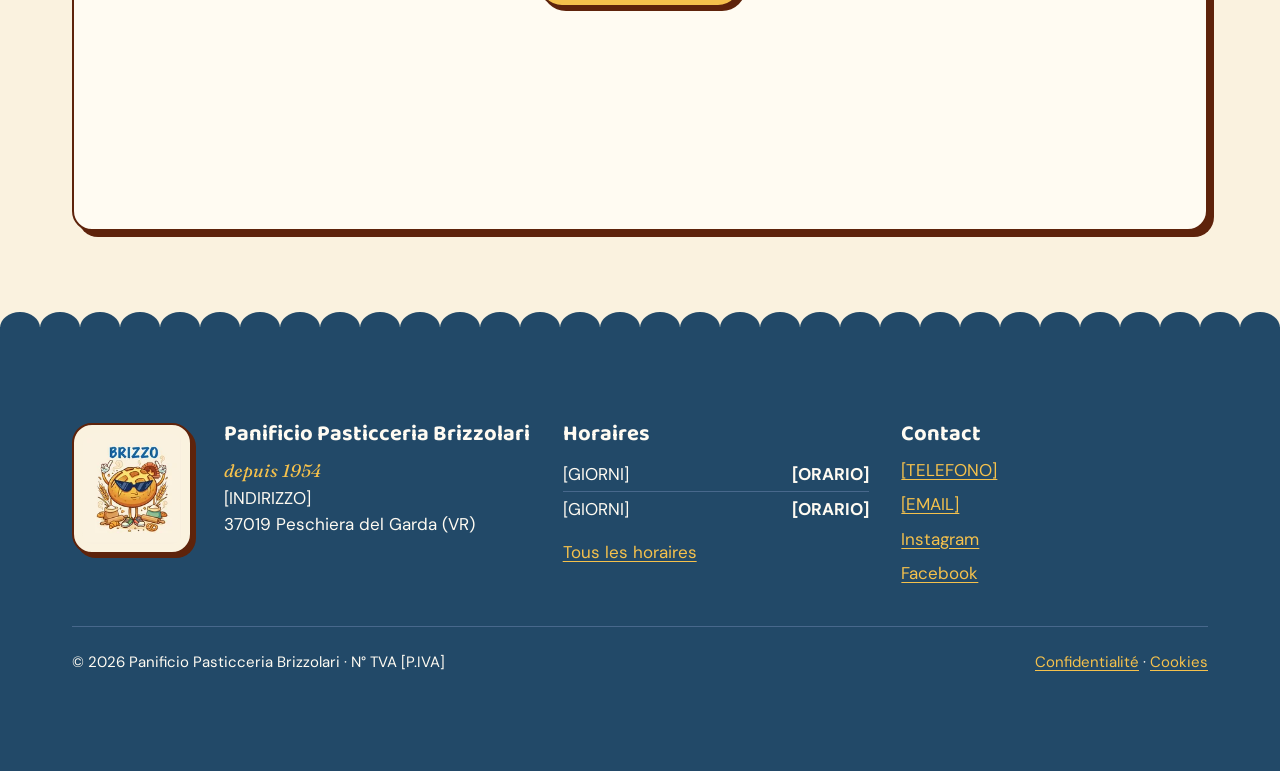
<file: fr/horaires.html>
<!doctype html>
<html lang="fr">
<head>
<meta charset="utf-8">
<meta name="viewport" content="width=device-width, initial-scale=1">
<title>Horaires et accès · Panificio Brizzolari, Peschiera del Garda</title>
<meta name="description" content="Horaires d'ouverture et adresse du Panificio Pasticceria Brizzolari, boulangerie à Peschiera del Garda (Vérone).">
<link rel="canonical" href="https://brizzolari.pressart.work/fr/horaires">
<link rel="alternate" hreflang="it" href="https://brizzolari.pressart.work/orari">
<link rel="alternate" hreflang="en" href="https://brizzolari.pressart.work/en/hours">
<link rel="alternate" hreflang="fr" href="https://brizzolari.pressart.work/fr/horaires">
<link rel="alternate" hreflang="de" href="https://brizzolari.pressart.work/de/zeiten">
<link rel="alternate" hreflang="x-default" href="https://brizzolari.pressart.work/orari">
<meta name="theme-color" content="#FAF2DF">
<meta property="og:title" content="Horaires et accès · Panificio Brizzolari, Peschiera del Garda">
<meta property="og:description" content="Horaires d'ouverture et adresse du Panificio Pasticceria Brizzolari, boulangerie à Peschiera del Garda (Vérone).">
<meta property="og:type" content="website">
<meta property="og:locale" content="fr_FR">
<meta property="og:image" content="https://brizzolari.pressart.work/assets/brizzo-logo-640.png">
<link rel="icon" type="image/png" sizes="48x48" href="/assets/favicon-48.png">
<link rel="icon" type="image/png" sizes="512x512" href="/assets/favicon-512.png">
<link rel="apple-touch-icon" href="/assets/apple-touch-icon.png">
<link rel="preconnect" href="https://fonts.googleapis.com">
<link rel="preconnect" href="https://fonts.gstatic.com" crossorigin>
<link href="https://fonts.googleapis.com/css2?family=Baloo+2:wght@600;700;800&family=Fraunces:ital,opsz,wght@0,9..144,500;1,9..144,400;1,9..144,600&family=DM+Sans:opsz,wght@9..40,400;9..40,500;9..40,700&display=swap" rel="stylesheet">
<script>document.documentElement.classList.add("js")</script>
<link rel="stylesheet" href="/tokens.css">
<link rel="stylesheet" href="/css/sito.css">
<script src="/js/sito.js" defer></script>
</head>
<body>
<a class="salta" href="#contenuto">Aller au contenu</a>

<div class="barra-alta">
  <div class="contenitore barra-alta__riga">
    <p>depuis 1954<span class="solo-largo"> · Peschiera del Garda</span></p>
    <nav aria-label="Langue"><ul class="lingue"><li><a href="/orari" hreflang="it" lang="it" aria-label="Italiano">IT</a></li><li><a href="/en/hours" hreflang="en" lang="en" aria-label="English">EN</a></li><li><a href="/fr/horaires" hreflang="fr" lang="fr" aria-label="Français" aria-current="true">FR</a></li><li><a href="/de/zeiten" hreflang="de" lang="de" aria-label="Deutsch">DE</a></li></ul></nav>
  </div>
</div>

<header class="testata">
  <div class="contenitore testata__barra">
    <a class="marchio" href="/fr/">
      <picture><source srcset="/assets/brizzo-logo-160.webp" type="image/webp"><img src="/assets/brizzo-logo-160.png" width="160" height="178" alt=""></picture>
      <span><span class="marchio__nome">Brizzolari</span><span class="marchio__sotto">Boulangerie Pâtisserie</span></span>
    </a>
    <button class="menu-toggle" type="button" aria-expanded="false" aria-controls="nav-principale">
      <svg class="icona" viewBox="0 0 24 24" aria-hidden="true" focusable="false"><path d="M4 6h16"/><path d="M4 12h16"/><path d="M4 18h16"/></svg><span>Menu</span>
    </button>
    <nav class="nav" id="nav-principale" aria-label="Principal">
      <ul>
        <li><a href="/fr/">Accueil</a></li>
        <li><a href="/fr/#forno">La boulangerie</a></li>
        <li><a href="/fr/#pane">Pain</a></li>
        <li><a href="/fr/#pasticceria">Pâtisserie</a></li>
        <li><a href="/fr/horaires" aria-current="page">Horaires et accès</a></li>
        <li><a href="/fr/contact">Contact</a></li>
        <li><a class="btn btn--oro" href="/fr/contact?tipo=torta#modulo">Commander un gâteau</a></li>
      </ul>
    </nav>
  </div>
</header>

<main id="contenuto">

<section class="testa-pagina">
  <div class="contenitore testa-pagina__griglia">
    <div class="testa-pagina__brizzo" aria-hidden="true"><picture><source srcset="/assets/brizzo-logo-160.webp" type="image/webp"><img src="/assets/brizzo-logo-160.png" width="160" height="178" alt=""></picture></div>
    <p class="occhiello">Horaires et accès</p>
    <h1>Le four est allumé. Voici quand.</h1>
    <p class="sottotitolo">Passez chercher votre pain chaud : on vous attend à Peschiera del Garda.</p>
  </div>
</section>

<section class="sezione sezione--farina" aria-labelledby="titolo-orari">
  <div class="contenitore dove">
    <div class="card card-orari" data-rivela>
      <h2 id="titolo-orari" style="font-size:1.875rem">Horaires de la boulangerie</h2>
      <dl>
        <div class="card-orari__riga"><dt>Lundi</dt><dd>[ORARIO]</dd></div>
        <div class="card-orari__riga"><dt>Mardi</dt><dd>[ORARIO]</dd></div>
        <div class="card-orari__riga"><dt>Mercredi</dt><dd>[ORARIO]</dd></div>
        <div class="card-orari__riga"><dt>Jeudi</dt><dd>[ORARIO]</dd></div>
        <div class="card-orari__riga"><dt>Vendredi</dt><dd>[ORARIO]</dd></div>
        <div class="card-orari__riga"><dt>Samedi</dt><dd>[ORARIO]</dd></div>
        <div class="card-orari__riga"><dt>Dimanche</dt><dd>[ORARIO]</dd></div>
      </dl>
      <p style="margin:var(--s-4) 0 0">Jours fériés et fermetures : [ORARI FESTIVI E FERIE]</p>
      <p class="accento" style="margin:var(--s-3) 0 0">Peschiera del Garda</p>
    </div>
    <div>
      <p class="occhiello">Où nous trouver</p>
      <h2>Venez nous voir</h2>
      <ul class="info-lista">
        <li><svg class="icona" viewBox="0 0 24 24" aria-hidden="true" focusable="false"><path d="M20 10c0 6-8 12-8 12s-8-6-8-12a8 8 0 0 1 16 0Z"/><circle cx="12" cy="10" r="3"/></svg><address class="indirizzo"><strong>Panificio Pasticceria Brizzolari</strong><br>[INDIRIZZO]<br>37019 Peschiera del Garda (VR)</address></li>
        <li><svg class="icona" viewBox="0 0 24 24" aria-hidden="true" focusable="false"><path d="M22 16.92v3a2 2 0 0 1-2.18 2 19.79 19.79 0 0 1-8.63-3.07 19.5 19.5 0 0 1-6-6 19.79 19.79 0 0 1-3.07-8.67A2 2 0 0 1 4.11 2h3a2 2 0 0 1 2 1.72 12.84 12.84 0 0 0 .7 2.81 2 2 0 0 1-.45 2.11L8.09 9.91a16 16 0 0 0 6 6l1.27-1.27a2 2 0 0 1 2.11-.45 12.84 12.84 0 0 0 2.81.7A2 2 0 0 1 22 16.92z"/></svg><span><a href="tel:[TELEFONO]">[TELEFONO]</a></span></li>
        <li><svg class="icona" viewBox="0 0 24 24" aria-hidden="true" focusable="false"><circle cx="12" cy="12" r="10"/><path d="M12 6v6l4 2"/></svg><span>Accès et stationnement : [INFO PARCHEGGIO]</span></li>
      </ul>
      <div class="riga" style="margin-top:var(--s-6)">
        <a class="btn btn--primario" href="https://www.google.com/maps/search/?api=1&amp;query=Panificio+Pasticceria+Brizzolari+Peschiera+del+Garda" target="_blank" rel="noopener">Ouvrir dans Google Maps</a>
        <a class="btn btn--contorno" href="/fr/contact">Contact</a>
      </div>
    </div>
  </div>
</section>

<section class="sezione" aria-labelledby="titolo-mappa">
  <div class="contenitore">
    <h2 id="titolo-mappa" class="visivamente-nascosto">Carte</h2>
    <div class="mappa" data-mappa="https://www.google.com/maps?q=Panificio+Pasticceria+Brizzolari+Peschiera+del+Garda&amp;hl=fr&amp;output=embed" data-titolo="Carte : Panificio Pasticceria Brizzolari, Peschiera del Garda">
      <div style="height:100%; display:grid; place-items:center; text-align:center; padding:var(--s-6)">
        <div>
          <svg class="icona" viewBox="0 0 24 24" aria-hidden="true" focusable="false" style="width:56px;height:56px"><path d="M20 10c0 6-8 12-8 12s-8-6-8-12a8 8 0 0 1 16 0Z"/><circle cx="12" cy="10" r="3"/></svg>
          <p style="margin:var(--s-3) 0 var(--s-4); max-width:420px">La carte est fournie par Google. En l'affichant, vous acceptez ses cookies.</p>
          <button class="btn btn--oro" type="button" data-carica-mappa>Afficher la carte</button>
        </div>
      </div>
    </div>
  </div>
</section>
</main>

<footer class="footer sezione bordo-onda">
  <div class="contenitore">
    <div class="footer__griglia">
      <div class="logo-riquadro">
        <picture><source srcset="/assets/brizzo-logo-160.webp" type="image/webp"><img src="/assets/brizzo-logo-160.png" width="160" height="178" alt="Brizzo, la miche de pain à lunettes de soleil, logo du Panificio Brizzolari"></picture>
      </div>
      <div>
        <h2>Panificio Pasticceria Brizzolari</h2>
        <p class="accento">depuis 1954</p>
        <address class="indirizzo">[INDIRIZZO]<br>37019 Peschiera del Garda (VR)</address>
      </div>
      <div>
        <h2>Horaires</h2>
        <div class="card-orari__riga"><span>[GIORNI]</span><span>[ORARIO]</span></div>
        <div class="card-orari__riga"><span>[GIORNI]</span><span>[ORARIO]</span></div>
        <p style="margin-top:var(--s-3)"><a href="/fr/horaires">Tous les horaires</a></p>
      </div>
      <div>
        <h2>Contact</h2>
        <ul>
          <li><a href="tel:[TELEFONO]">[TELEFONO]</a></li>
          <li><a href="mailto:[EMAIL]">[EMAIL]</a></li>
          <li><a href="[LINK INSTAGRAM]">Instagram</a></li>
          <li><a href="[LINK FACEBOOK]">Facebook</a></li>
        </ul>
      </div>
    </div>
    <div class="footer__fondo">
      <p>© <span data-anno>2026</span> Panificio Pasticceria Brizzolari · N° TVA [P.IVA]</p>
      <p><a href="[LINK PRIVACY]">Confidentialité</a> · <a href="[LINK COOKIE]">Cookies</a></p>
    </div>
  </div>
</footer>

</body>
</html>
</file>
<file: tokens.css>
/* Brizzolari — Design System v1.0 · token e componenti base */

:root {
  /* Colori dal logo */
  --blu: #1265A9;
  --notte: #224968;
  --crosta: #E29233;
  --oro: #F5C14C;
  --mattone: #E07D49;
  --salvia: #8ABA8F;
  --bruno: #5E230B;
  --caramello: #9A541F;
  --crema: #FAF2DF;
  --farina: #FFFBF2;
  --linea: #E6D3AE;          /* divisori sottili su crema */
  --linea-scura: #48688C;    /* divisori su notte */

  /* Ruoli */
  --fondo: var(--crema);
  --superficie: var(--farina);
  --testo: var(--bruno);
  --testo-2: var(--caramello);
  --primario: var(--blu);
  --primario-hover: var(--notte);

  /* Font */
  --font-titoli: "Baloo 2", system-ui, sans-serif;
  --font-accento: "Fraunces", Georgia, serif;
  --font-testo: "DM Sans", system-ui, sans-serif;

  /* Scala tipografica (mobile → desktop) */
  --fs-display: clamp(3rem, 2rem + 4.5vw, 5.5rem);
  --fs-h1: clamp(2.5rem, 1.8rem + 3vw, 4rem);
  --fs-h2: clamp(2rem, 1.5rem + 2vw, 3rem);
  --fs-accento: clamp(1.5rem, 1.25rem + 1vw, 2rem);
  --fs-sottotitolo: clamp(1.1875rem, 1.1rem + .4vw, 1.375rem);
  --fs-testo: 1.0625rem;
  --fs-piccolo: .9375rem;
  --fs-etichetta: .8125rem;

  /* Spaziatura (base 4) */
  --s-1: 4px; --s-2: 8px; --s-3: 12px; --s-4: 16px; --s-5: 20px;
  --s-6: 24px; --s-8: 32px; --s-10: 40px; --s-12: 48px; --s-16: 64px; --s-20: 80px;

  /* Stile adesivo */
  --bordo: 2px solid var(--bruno);
  --r-s: 12px;
  --r-m: 20px;
  --r-l: 48px;
  --r-pill: 999px;
  --ombra-s: 4px 4px 0 var(--bruno);
  --ombra-m: 6px 6px 0 var(--bruno);
  --ombra-l: 12px 12px 0 var(--bruno);

  --contenitore: 1200px;
  --transizione: 140ms ease-out;
}

/* Base */
*, *::before, *::after { box-sizing: border-box; }
body {
  margin: 0;
  background: var(--fondo);
  color: var(--testo);
  font-family: var(--font-testo);
  font-size: var(--fs-testo);
  line-height: 1.55;
  -webkit-font-smoothing: antialiased;
}
h1, h2, h3, h4 { font-family: var(--font-titoli); font-weight: 800; line-height: 1; margin: 0 0 .4em; }
h1 { font-size: var(--fs-h1); color: var(--primario); }
h2 { font-size: var(--fs-h2); color: var(--primario); }
h3 { font-size: 1.625rem; font-weight: 700; line-height: 1.1; }
a { color: var(--primario); text-underline-offset: 3px; }
a:hover { color: var(--primario-hover); }
:focus-visible { outline: 3px solid var(--oro); outline-offset: 3px; border-radius: 4px; }
img { max-width: 100%; display: block; }

.contenitore { max-width: var(--contenitore); margin-inline: auto; padding-inline: var(--s-4); }
@media (min-width: 768px) { .contenitore { padding-inline: var(--s-8); } }

.display { font-family: var(--font-titoli); font-weight: 800; font-size: var(--fs-display); line-height: .92; color: var(--primario); }
.accento { font-family: var(--font-accento); font-style: italic; font-weight: 400; font-size: var(--fs-accento); color: var(--testo-2); }
.sottotitolo { font-size: var(--fs-sottotitolo); font-weight: 700; }
.occhiello { font-size: var(--fs-etichetta); font-weight: 700; letter-spacing: .14em; text-transform: uppercase; color: var(--testo-2); }

/* Pulsanti */
.btn {
  display: inline-flex; align-items: center; justify-content: center; gap: var(--s-2);
  min-height: 48px; padding: 12px 26px;
  font-family: var(--font-titoli); font-weight: 700; font-size: 1.25rem; line-height: 1;
  border: var(--bordo); border-radius: var(--r-pill);
  text-decoration: none; cursor: pointer;
  transition: transform var(--transizione), box-shadow var(--transizione);
}
.btn--primario { background: var(--blu); color: var(--farina); box-shadow: var(--ombra-s); }
.btn--oro { background: var(--oro); color: var(--bruno); box-shadow: var(--ombra-s); }
.btn--contorno { background: transparent; color: var(--bruno); }
.btn--primario:hover, .btn--oro:hover { transform: translate(2px, 2px); box-shadow: 2px 2px 0 var(--bruno); color: inherit; }
.btn--primario:hover { color: var(--farina); }
.btn--contorno:hover { background: var(--farina); color: var(--bruno); }
.btn:active { transform: translate(4px, 4px); box-shadow: none; }

/* Etichette */
.tag {
  display: inline-block; padding: 6px 14px;
  border: var(--bordo); border-radius: var(--r-pill);
  font-size: var(--fs-etichetta); font-weight: 700; letter-spacing: .08em; text-transform: uppercase;
  color: var(--bruno); background: var(--farina);
}
.tag--crosta { background: var(--crosta); }
.tag--salvia { background: var(--salvia); }
.tag--oro { background: var(--oro); }
.tag--blu { background: var(--blu); color: var(--farina); }

/* Card */
.card {
  background: var(--superficie); border: var(--bordo); border-radius: var(--r-m);
  box-shadow: var(--ombra-m); overflow: hidden;
}
.card-prodotto { display: flex; flex-direction: column; }
.card-prodotto__media {
  position: relative; aspect-ratio: 4 / 3; border-bottom: var(--bordo);
  display: grid; place-items: center; background: var(--oro);
}
.card-prodotto__media img { width: 100%; height: 100%; object-fit: cover; }
.card-prodotto__media .tag { position: absolute; top: 14px; left: 14px; }
.card-prodotto__corpo { padding: var(--s-5); display: flex; flex-direction: column; gap: var(--s-2); flex: 1; }
.card-prodotto__nome { font-family: var(--font-titoli); font-weight: 700; font-size: 1.625rem; line-height: 1.1; margin: 0; }
.card-prodotto__prezzo { margin-top: auto; font-family: var(--font-titoli); font-weight: 800; font-size: 1.625rem; color: var(--blu); }

.card-orari { background: var(--notte); color: var(--farina); padding: var(--s-6); }
.card-orari h3 { color: var(--farina); }
.card-orari__riga { display: flex; justify-content: space-between; padding: var(--s-2) 0; border-bottom: 1px solid var(--linea-scura); }
.card-orari .accento { color: var(--oro); font-size: 1.125rem; }

.cartellino {
  display: inline-flex; align-items: center; gap: var(--s-4);
  background: var(--oro); border: var(--bordo); border-radius: var(--r-m);
  box-shadow: var(--ombra-m); padding: var(--s-5) var(--s-6); transform: rotate(-2deg);
}

/* Sezioni */
.sezione { padding-block: clamp(48px, 8vw, 96px); }
.sezione--farina { background: var(--farina); }
.sezione--blu { background: var(--blu); color: var(--farina); }
.sezione--blu h1, .sezione--blu h2, .sezione--blu .display { color: var(--farina); }
.footer { background: var(--notte); color: var(--farina); }
.footer a { color: var(--oro); }

/* Logo su fondo scuro */
.logo-riquadro { background: var(--crema); border: var(--bordo); border-radius: var(--r-l); box-shadow: var(--ombra-l); padding: var(--s-4); }

@media (prefers-reduced-motion: reduce) {
  *, *::before, *::after { transition: none !important; animation: none !important; }
  .btn:hover, .btn:active { transform: none; }
}
</file>
<file: css/sito.css>
/* Brizzolari — layout del sito. Usa solo i token di tokens.css. */

html { scroll-behavior: smooth; }
@media (prefers-reduced-motion: reduce) { html { scroll-behavior: auto; } }

[id] { scroll-margin-top: 96px; }

.salta {
  position: absolute; left: var(--s-4); top: -100px; z-index: 100;
  background: var(--oro); color: var(--bruno); border: var(--bordo); border-radius: var(--r-pill);
  padding: var(--s-2) var(--s-4); font-weight: 700; text-decoration: none;
}
.salta:focus { top: var(--s-4); }

.visivamente-nascosto {
  position: absolute; width: 1px; height: 1px; padding: 0; margin: -1px;
  overflow: hidden; clip: rect(0 0 0 0); white-space: nowrap; border: 0;
}

/* Testata */
.testata {
  position: sticky; top: 0; z-index: 50;
  background: var(--crema); border-bottom: var(--bordo);
}
.testata__barra { display: flex; align-items: center; justify-content: space-between; gap: var(--s-4); min-height: 76px; }
.marchio { display: flex; align-items: center; gap: var(--s-3); text-decoration: none; color: var(--bruno); }
.marchio:hover { color: var(--bruno); }
.marchio img { width: 48px; height: auto; }
.marchio__nome { font-family: var(--font-titoli); font-weight: 800; font-size: 1.5rem; line-height: 1; color: var(--blu); }
.marchio__sotto { display: block; white-space: nowrap; font-size: var(--fs-etichetta); font-weight: 700; letter-spacing: .14em; text-transform: uppercase; color: var(--caramello); }

.menu-toggle {
  display: inline-flex; align-items: center; gap: var(--s-2);
  min-height: 44px; padding: 8px 16px;
  font: 700 1rem var(--font-testo); color: var(--bruno);
  background: var(--farina); border: var(--bordo); border-radius: var(--r-pill); box-shadow: var(--ombra-s);
  cursor: pointer;
}
.menu-toggle svg { width: 20px; height: 20px; }

.nav { display: none; }
.nav.aperto { display: block; position: absolute; left: 0; right: 0; top: 100%; background: var(--crema); border-bottom: var(--bordo); }
.nav ul { list-style: none; margin: 0; padding: var(--s-3) var(--s-4) var(--s-5); display: flex; flex-direction: column; gap: var(--s-1); }
.nav a {
  display: block; white-space: nowrap; padding: var(--s-3) var(--s-4); border-radius: var(--r-pill);
  font-family: var(--font-titoli); font-weight: 700; font-size: 1.25rem;
  color: var(--bruno); text-decoration: none; border: 2px solid transparent;
}
.nav a:hover { background: var(--farina); border-color: var(--bruno); color: var(--bruno); }
.nav a[aria-current="page"] { background: var(--oro); border-color: var(--bruno); }
.nav .btn { margin-top: var(--s-2); }

@media (min-width: 1200px) {
  .menu-toggle { display: none; }
  .nav, .nav.aperto { display: block; position: static; border: 0; background: none; }
  .nav ul { flex-direction: row; align-items: center; padding: 0; gap: var(--s-2); }
  .nav ul { gap: 0; }
  .nav a { font-size: 1.0625rem; padding: var(--s-2) var(--s-3); }
  .nav .btn { margin: 0 0 0 var(--s-2); padding: 10px 22px; font-size: 1.125rem; min-height: 44px; }
}

/* Utilità di layout */
.riga { display: flex; flex-wrap: wrap; gap: var(--s-4); align-items: center; }
.griglia { display: grid; gap: var(--s-6); grid-template-columns: repeat(auto-fill, minmax(260px, 1fr)); }
.intro { max-width: 640px; margin-bottom: var(--s-8); }
.intro p:last-child { margin-bottom: 0; }
.due-colonne { display: grid; gap: var(--s-10); align-items: center; }
@media (min-width: 900px) { .due-colonne { grid-template-columns: 1fr 1fr; gap: var(--s-16); } }

/* Hero */
.hero { display: grid; gap: var(--s-10); align-items: center; }
@media (min-width: 900px) { .hero { grid-template-columns: 1.1fr .9fr; } }
.hero .accento { margin: 0 0 var(--s-3); }
.hero .display { margin: 0 0 var(--s-5); }
.hero .sottotitolo { margin: 0 0 var(--s-8); max-width: 520px; }
.hero__logo { transform: rotate(3deg); max-width: 480px; justify-self: center; width: 100%; }
.hero__logo img { width: 100%; height: auto; border-radius: calc(var(--r-l) - var(--s-4)); }

/* Testata di pagina interna */
.testa-pagina { padding-block: clamp(40px, 6vw, 72px) clamp(32px, 4vw, 48px); }
.testa-pagina h1 { margin: 0 0 var(--s-3); }
.testa-pagina p { max-width: 620px; margin: 0; }

/* Il forno */
.forno-numero {
  font-family: var(--font-titoli); font-weight: 800; font-size: var(--fs-display); line-height: .9;
  color: var(--blu);
}
.forno-box { padding: var(--s-8); }
.forno-box .accento { margin: 0 0 var(--s-3); }
.valori { list-style: none; padding: 0; margin: var(--s-6) 0 0; display: grid; gap: var(--s-4); }
.valori li { display: flex; gap: var(--s-3); align-items: flex-start; }
.valori svg { flex: none; width: 28px; height: 28px; margin-top: 2px; }

/* Icone */
.icona { stroke: var(--bruno); stroke-width: 2; fill: none; stroke-linecap: round; stroke-linejoin: round; }
.card-prodotto__media .icona { width: 72px; height: 72px; stroke-width: 1.6; }
.media-nota { position: absolute; bottom: 12px; right: 14px; font-size: var(--fs-etichetta); font-weight: 700; color: var(--bruno); }

/* Torte su ordinazione */
.passi { list-style: none; padding: 0; margin: 0; display: grid; gap: var(--s-6); counter-reset: passo; }
@media (min-width: 768px) { .passi { grid-template-columns: repeat(3, 1fr); } }
.passo { padding: var(--s-6); counter-increment: passo; }
.passo::before {
  content: counter(passo);
  display: inline-grid; place-items: center; width: 52px; height: 52px; margin-bottom: var(--s-4);
  font-family: var(--font-titoli); font-weight: 800; font-size: 1.75rem; color: var(--bruno);
  background: var(--oro); border: var(--bordo); border-radius: var(--r-pill); box-shadow: var(--ombra-s);
}
.passo h3 { margin-bottom: var(--s-2); }
.passo p { margin: 0; }
.torte-cta { margin-top: var(--s-10); display: flex; flex-wrap: wrap; gap: var(--s-6); align-items: center; justify-content: space-between; }
.torte-cta .cartellino { max-width: 100%; }
.cartellino .icona { width: 48px; height: 48px; flex: none; }

/* Recensioni */
.recensione { padding: var(--s-6); display: flex; flex-direction: column; gap: var(--s-4); margin: 0; }
.recensione blockquote { margin: 0; font-size: var(--fs-sottotitolo); font-weight: 500; }
.recensione figcaption { margin-top: auto; font-weight: 700; }
.stelle { display: flex; gap: 2px; }
.stelle svg { width: 22px; height: 22px; fill: var(--oro); stroke: var(--bruno); stroke-width: 1.6; stroke-linejoin: round; }

/* Fascia blu */
.fascia .accento { color: var(--oro); margin: 0 0 var(--s-2); }
.fascia .display { margin: 0 0 var(--s-6); }

/* Orari e dove siamo */
.card-orari h2, .card-orari h3 { color: var(--farina); }
.card-orari__riga:last-of-type { border-bottom: 0; }
.card-orari__riga > :last-child { font-weight: 700; text-align: right; }
.campo [aria-invalid="true"] { border-color: var(--mattone); box-shadow: var(--ombra-s); }
[hidden] { display: none !important; }
.card-orari dl { margin: 0; }
.card-orari dd { margin: 0; }
.mappa {
  border: var(--bordo); border-radius: var(--r-m); box-shadow: var(--ombra-m); overflow: hidden;
  background: var(--farina); height: 360px;
}
@media (min-width: 768px) { .mappa { height: auto; aspect-ratio: 16 / 9; } }
.mappa iframe { display: block; width: 100%; height: 100%; border: 0; }
.dove { display: grid; gap: var(--s-8); align-items: start; }
@media (min-width: 900px) { .dove { grid-template-columns: .9fr 1.1fr; } }
.indirizzo { font-style: normal; }
.info-lista { list-style: none; padding: 0; margin: 0; display: grid; gap: var(--s-4); }
.info-lista li { display: flex; gap: var(--s-3); align-items: flex-start; }
.info-lista svg { flex: none; width: 24px; height: 24px; margin-top: 2px; }

/* Contatti */
.contatto { padding: var(--s-6); display: flex; flex-direction: column; gap: var(--s-3); }
.contatto h2 { font-size: 1.625rem; font-weight: 700; color: var(--bruno); margin: 0; }
.contatto p { margin: 0; }
.contatto .btn { align-self: flex-start; margin-top: auto; }
.contatto__icona {
  display: grid; place-items: center; width: 56px; height: 56px;
  border: var(--bordo); border-radius: var(--r-s); box-shadow: var(--ombra-s);
}
.contatto__icona svg { width: 28px; height: 28px; }

.modulo { padding: var(--s-6); display: grid; gap: var(--s-5); }
@media (min-width: 768px) { .modulo { padding: var(--s-10); } }
.modulo__riga { display: grid; gap: var(--s-5); }
@media (min-width: 640px) { .modulo__riga { grid-template-columns: 1fr 1fr; } }
.campo { display: grid; gap: var(--s-2); }
.campo label { font-weight: 700; }
.campo .aiuto { font-size: var(--fs-piccolo); color: var(--caramello); }
.campo input, .campo select, .campo textarea {
  font: inherit; color: var(--bruno);
  background: var(--crema); border: var(--bordo); border-radius: var(--r-s);
  padding: 12px 14px; min-height: 48px; width: 100%;
}
.campo textarea { min-height: 140px; resize: vertical; }
.campo input:focus-visible, .campo select:focus-visible, .campo textarea:focus-visible { outline: 3px solid var(--oro); outline-offset: 2px; }
.modulo__nota { margin: 0; font-size: var(--fs-piccolo); color: var(--caramello); }

/* Footer */
.footer__griglia { display: grid; gap: var(--s-10); }
@media (min-width: 768px) { .footer__griglia { grid-template-columns: auto 1fr 1fr 1fr; gap: var(--s-8); } }
.footer .logo-riquadro { width: 120px; padding: var(--s-2); border-radius: var(--r-m); box-shadow: var(--ombra-s); }
.footer .logo-riquadro img { border-radius: var(--r-s); }
.footer h2 { font-size: 1.375rem; font-weight: 700; color: var(--farina); margin-bottom: var(--s-3); }
.footer p, .footer ul { margin: 0; }
.footer ul { list-style: none; padding: 0; display: grid; gap: var(--s-2); }
.footer .card-orari__riga { padding: var(--s-1) 0; gap: var(--s-4); }
.footer .accento { color: var(--oro); font-size: 1.125rem; }
.footer__fondo {
  margin-top: var(--s-10); padding-top: var(--s-6); border-top: 1px solid var(--linea-scura);
  display: flex; flex-wrap: wrap; gap: var(--s-3) var(--s-6); justify-content: space-between;
  font-size: var(--fs-piccolo);
}
.footer a:hover { color: var(--farina); }
.footer :focus-visible { outline-color: var(--oro); }

/* ================= v2: varietà delle sezioni e movimento ================= */

main { overflow-x: clip; }
.logo-riquadro img { width: 100%; height: auto; }
.footer .logo-riquadro { align-self: start; }

/* Bordo ondulato (crosta) in cima alla sezione, nel colore della sezione */
.bordo-onda { position: relative; }
.bordo-onda::before {
  content: ""; position: absolute; left: 0; right: 0; top: -15px; height: 16px;
  background-color: inherit;
  -webkit-mask: url("data:image/svg+xml,%3Csvg xmlns='http://www.w3.org/2000/svg' width='40' height='16'%3E%3Cpath d='M0 16C0 7 9 0 20 0s20 7 20 16Z'/%3E%3C/svg%3E") repeat-x left bottom / 40px 16px;
          mask: url("data:image/svg+xml,%3Csvg xmlns='http://www.w3.org/2000/svg' width='40' height='16'%3E%3Cpath d='M0 16C0 7 9 0 20 0s20 7 20 16Z'/%3E%3C/svg%3E") repeat-x left bottom / 40px 16px;
  pointer-events: none;
}
.recensioni { background: var(--crema); }

/* Nastro che scorre */
.nastro {
  position: relative; z-index: 2;
  background: var(--oro); border-block: var(--bordo);
  transform: rotate(-1.5deg); margin: 0 -24px -12px; padding: 14px 0;
  overflow: hidden; box-shadow: 0 6px 0 var(--bruno);
}
.nastro__binario { display: flex; width: max-content; animation: scorri 38s linear infinite; }
.nastro span {
  display: inline-flex; align-items: center; gap: 28px; padding-right: 28px;
  font-family: var(--font-titoli); font-weight: 800; font-size: 1.375rem; line-height: 1;
  color: var(--bruno); text-transform: uppercase; letter-spacing: .02em; white-space: nowrap;
}
.nastro span::after {
  content: ""; width: 12px; height: 12px; border-radius: 50%;
  background: var(--blu); border: 2px solid var(--bruno);
}
@keyframes scorri { to { transform: translateX(-50%); } }

/* Hero: entrata, Brizzo che galleggia, vapore */
.hero__testo > * { animation: sali .7s cubic-bezier(.2,.7,.3,1.2) backwards; }
.hero__testo > :nth-child(2) { animation-delay: 90ms; }
.hero__testo > :nth-child(3) { animation-delay: 180ms; }
.hero__testo > :nth-child(4) { animation-delay: 270ms; }
.hero__scena { position: relative; justify-self: center; width: 100%; max-width: 480px; animation: entra-brizzo .9s cubic-bezier(.2,.7,.3,1.3) 150ms backwards; }
.hero__scena .hero__logo { animation: galleggia 5s ease-in-out 1.1s infinite; }
.vapore {
  position: absolute; top: -44px; width: 18px; height: 48px; opacity: 0;
  background: url("data:image/svg+xml,%3Csvg xmlns='http://www.w3.org/2000/svg' viewBox='0 0 18 48'%3E%3Cpath d='M9 46c-8-7 8-12 0-20S1 12 9 2' fill='none' stroke='%239A541F' stroke-width='3' stroke-linecap='round'/%3E%3C/svg%3E") no-repeat center / contain;
  animation: vapore 3.6s ease-in infinite;
}
.vapore--1 { left: 30%; }
.vapore--2 { left: 48%; animation-delay: 1.2s; }
.vapore--3 { left: 66%; animation-delay: 2.4s; }
@keyframes sali { from { opacity: 0; translate: 0 24px; } }
@keyframes entra-brizzo { from { opacity: 0; scale: .7; rotate: -10deg; } }
@keyframes galleggia { 50% { translate: 0 -12px; } }
@keyframes vapore { 0% { opacity: 0; translate: 0 16px; } 30% { opacity: .8; } 100% { opacity: 0; translate: 0 -24px; } }

/* Comparsa allo scroll */
@media (prefers-reduced-motion: no-preference) {
  .js [data-rivela]:not(.rivelato) { opacity: 0; }
}
.rivelato { animation: sali .7s cubic-bezier(.2,.7,.3,1.1) var(--ritardo, 0ms) backwards; }

/* Card che si sollevano */
.card-prodotto { transition: transform var(--transizione), box-shadow var(--transizione); }
.card-prodotto:hover { transform: translate(-3px, -3px); box-shadow: 9px 9px 0 var(--bruno); }
.card-prodotto:hover .card-prodotto__media .icona { animation: dondola .6s ease-in-out; }
@keyframes dondola { 25% { rotate: -10deg; } 75% { rotate: 8deg; } }

.intro--centro { margin-inline: auto; text-align: center; }
@media (min-width: 900px) {
  .griglia--sfalsata { grid-template-columns: repeat(3, 1fr); align-items: start; }
  .griglia--sfalsata > :nth-child(2) { margin-top: 48px; }
}

/* Il forno: bollino che gira */
.forno-scena { position: relative; }
.bollino {
  position: absolute; top: -28px; right: -12px;
  display: grid; place-items: center; text-align: center;
  width: 108px; height: 108px; border-radius: 50%;
  background: var(--crosta); border: var(--bordo); box-shadow: var(--ombra-s);
  font-family: var(--font-titoli); font-weight: 700; font-size: 1rem; line-height: 1; color: var(--bruno);
  animation: gira 24s linear infinite;
}
.bollino strong { font-size: 1.625rem; font-weight: 800; }
@keyframes gira { to { rotate: 360deg; } }
@media (min-width: 768px) { .bollino { right: -28px; } }

/* Pasticceria: vetrina con lista orizzontale */
.vetrina { display: grid; gap: var(--s-10); }
.vetrina__lista { display: grid; gap: var(--s-6); }
.vetrina__testo .cartellino { margin-top: var(--s-6); }
@media (min-width: 900px) {
  .vetrina { grid-template-columns: .85fr 1.15fr; align-items: start; gap: var(--s-16); }
  .vetrina__testo { position: sticky; top: 120px; }
}
@media (min-width: 560px) {
  .card-prodotto--orizzontale { flex-direction: row; }
  .card-prodotto--orizzontale .card-prodotto__media { width: 40%; flex: none; aspect-ratio: auto; min-height: 180px; border-bottom: 0; border-right: var(--bordo); }
}
.cartellino__titolo { font-family: var(--font-titoli); font-weight: 800; font-size: 1.625rem; line-height: 1.05; }
.cartellino__prezzo { font-family: var(--font-titoli); font-weight: 800; font-size: 2.25rem; color: var(--blu); }
.cartellino--oscilla { transform-origin: 50% -20px; animation: oscilla 6s ease-in-out infinite; }
.cartellino--oscilla:hover { animation-duration: 1.2s; }
@keyframes oscilla { 0%, 100% { rotate: 0deg; } 50% { rotate: 2.5deg; } }

/* Torte su fondo blu */
.sezione--blu .occhiello { color: var(--farina); }
.sezione--blu .card, .sezione--blu .cartellino { color: var(--bruno); }
.sezione--blu .card h3 { color: var(--blu); }
.btn--chiaro { background: var(--farina); color: var(--bruno); box-shadow: var(--ombra-s); }
.btn--chiaro:hover { transform: translate(2px, 2px); box-shadow: 2px 2px 0 var(--bruno); color: var(--bruno); }
.passo { transition: transform var(--transizione), box-shadow var(--transizione); }
.passo:hover { transform: translate(-3px, -3px); box-shadow: 9px 9px 0 var(--bruno); }
.passo:hover::before { animation: rimbalza .5s ease; }
@keyframes rimbalza { 40% { translate: 0 -8px; } }

/* Recensioni a biglietti colorati */
.recensione { position: relative; padding-top: var(--s-10); }
.recensione__virgolette {
  position: absolute; top: -26px; left: 20px;
  display: grid; place-items: center; width: 52px; height: 52px; padding-top: 18px;
  background: var(--blu); color: var(--farina); border: var(--bordo); border-radius: 50%; box-shadow: var(--ombra-s);
  font-family: var(--font-titoli); font-weight: 800; font-size: 3rem; line-height: 1;
}
.griglia--biglietti { row-gap: var(--s-12); padding-top: var(--s-4); }

/* Fascia finale oro con Brizzo */
.fascia { background: var(--oro); color: var(--bruno); }
.fascia .accento, .fascia .display { color: var(--bruno); }
.fascia__griglia { display: grid; gap: var(--s-8); align-items: center; }
.fascia__brizzo { width: 180px; justify-self: center; rotate: 6deg; transition: rotate .3s; }
.fascia__brizzo:hover { rotate: -4deg; }
@media (min-width: 768px) {
  .fascia__griglia { grid-template-columns: 1fr auto; }
  .fascia__brizzo { width: 240px; }
}

/* Testata delle pagine interne con Brizzo */
.testa-pagina__griglia { display: grid; grid-template-columns: 1fr auto; column-gap: var(--s-6); align-items: center; }
.testa-pagina__griglia > :not(.testa-pagina__brizzo) { grid-column: 1; }
.testa-pagina__brizzo {
  grid-column: 2; grid-row: 1 / span 3; width: 88px;
  background: var(--crema); border: var(--bordo); border-radius: var(--r-m); box-shadow: var(--ombra-m);
  padding: 6px; rotate: 6deg; animation: galleggia 5s ease-in-out infinite;
}
.testa-pagina__brizzo img { width: 100%; height: auto; border-radius: var(--r-s); }
@media (min-width: 768px) { .testa-pagina__brizzo { width: 170px; } }
@media (max-width: 479px) { .testa-pagina__brizzo { width: 72px; align-self: start; } }

@media (prefers-reduced-motion: reduce) {
  .card-prodotto:hover, .passo:hover { transform: none; }
  .fascia__brizzo:hover { rotate: 6deg; }
}
.forno-box .accento { padding-right: 72px; }
.recensione { overflow: visible; }
@media (max-width: 899px) { .hero__scena { width: 86%; margin-top: var(--s-6); } }
.recensione__virgolette { padding-top: 12px; }
@media (min-width: 900px) { .griglia--biglietti { grid-template-columns: repeat(3, 1fr); } }

/* ================= v3: barra alta con selettore lingua ================= */
.barra-alta { background: var(--notte); color: var(--farina); font-size: var(--fs-piccolo); }
.barra-alta__riga { display: flex; align-items: center; justify-content: space-between; gap: var(--s-4); min-height: 40px; }
.barra-alta p { margin: 0; font-weight: 500; }
.lingue { list-style: none; margin: 0; padding: 0; display: flex; gap: var(--s-1); }
.lingue a {
  display: inline-grid; place-items: center; min-width: 40px; min-height: 32px; padding: 0 var(--s-2);
  border: 2px solid transparent; border-radius: var(--r-pill);
  font-weight: 700; letter-spacing: .08em; color: var(--farina); text-decoration: none;
}
.lingue a:hover { border-color: var(--farina); color: var(--farina); }
.lingue a[aria-current] { background: var(--oro); color: var(--bruno); border-color: var(--bruno); }
.barra-alta :focus-visible { outline-color: var(--oro); }
@media (max-width: 479px) { .barra-alta p { font-size: var(--fs-etichetta); } }
@media (max-width: 479px) { .solo-largo { display: none; } }
</file>
